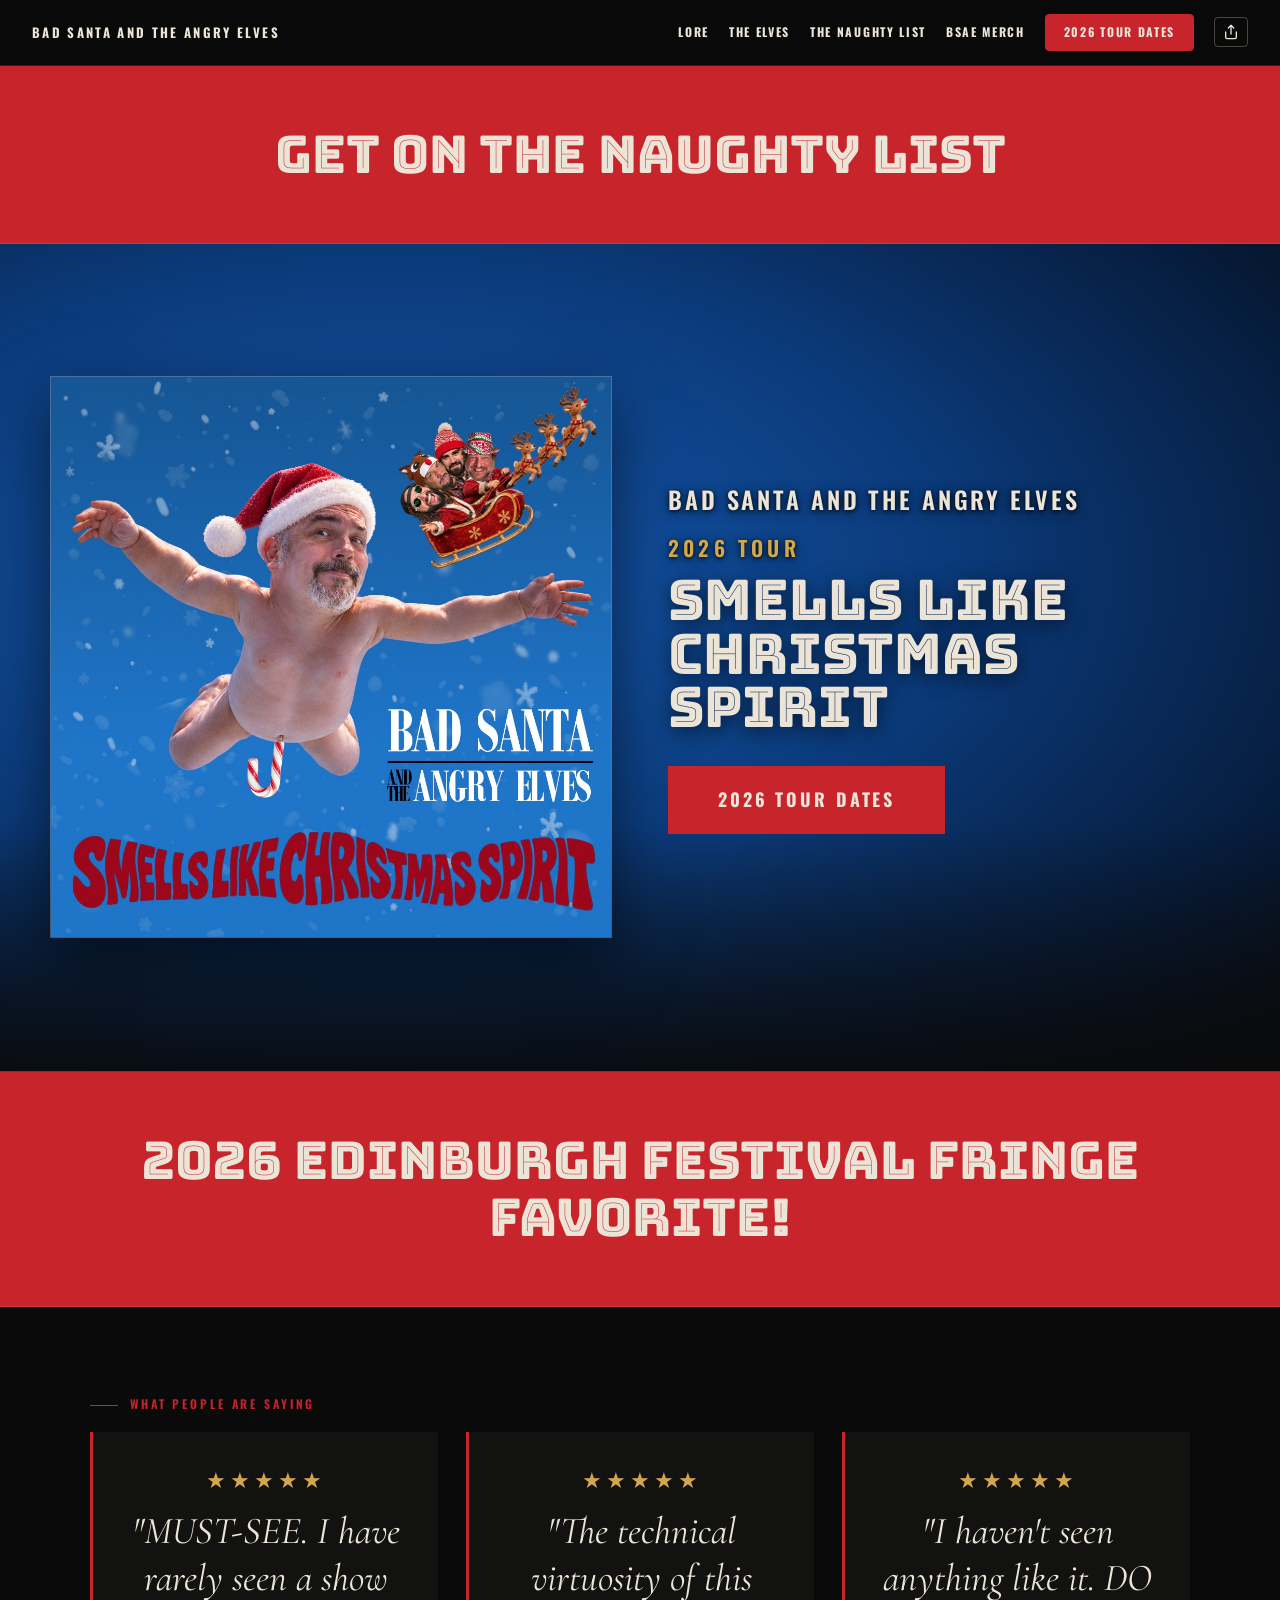
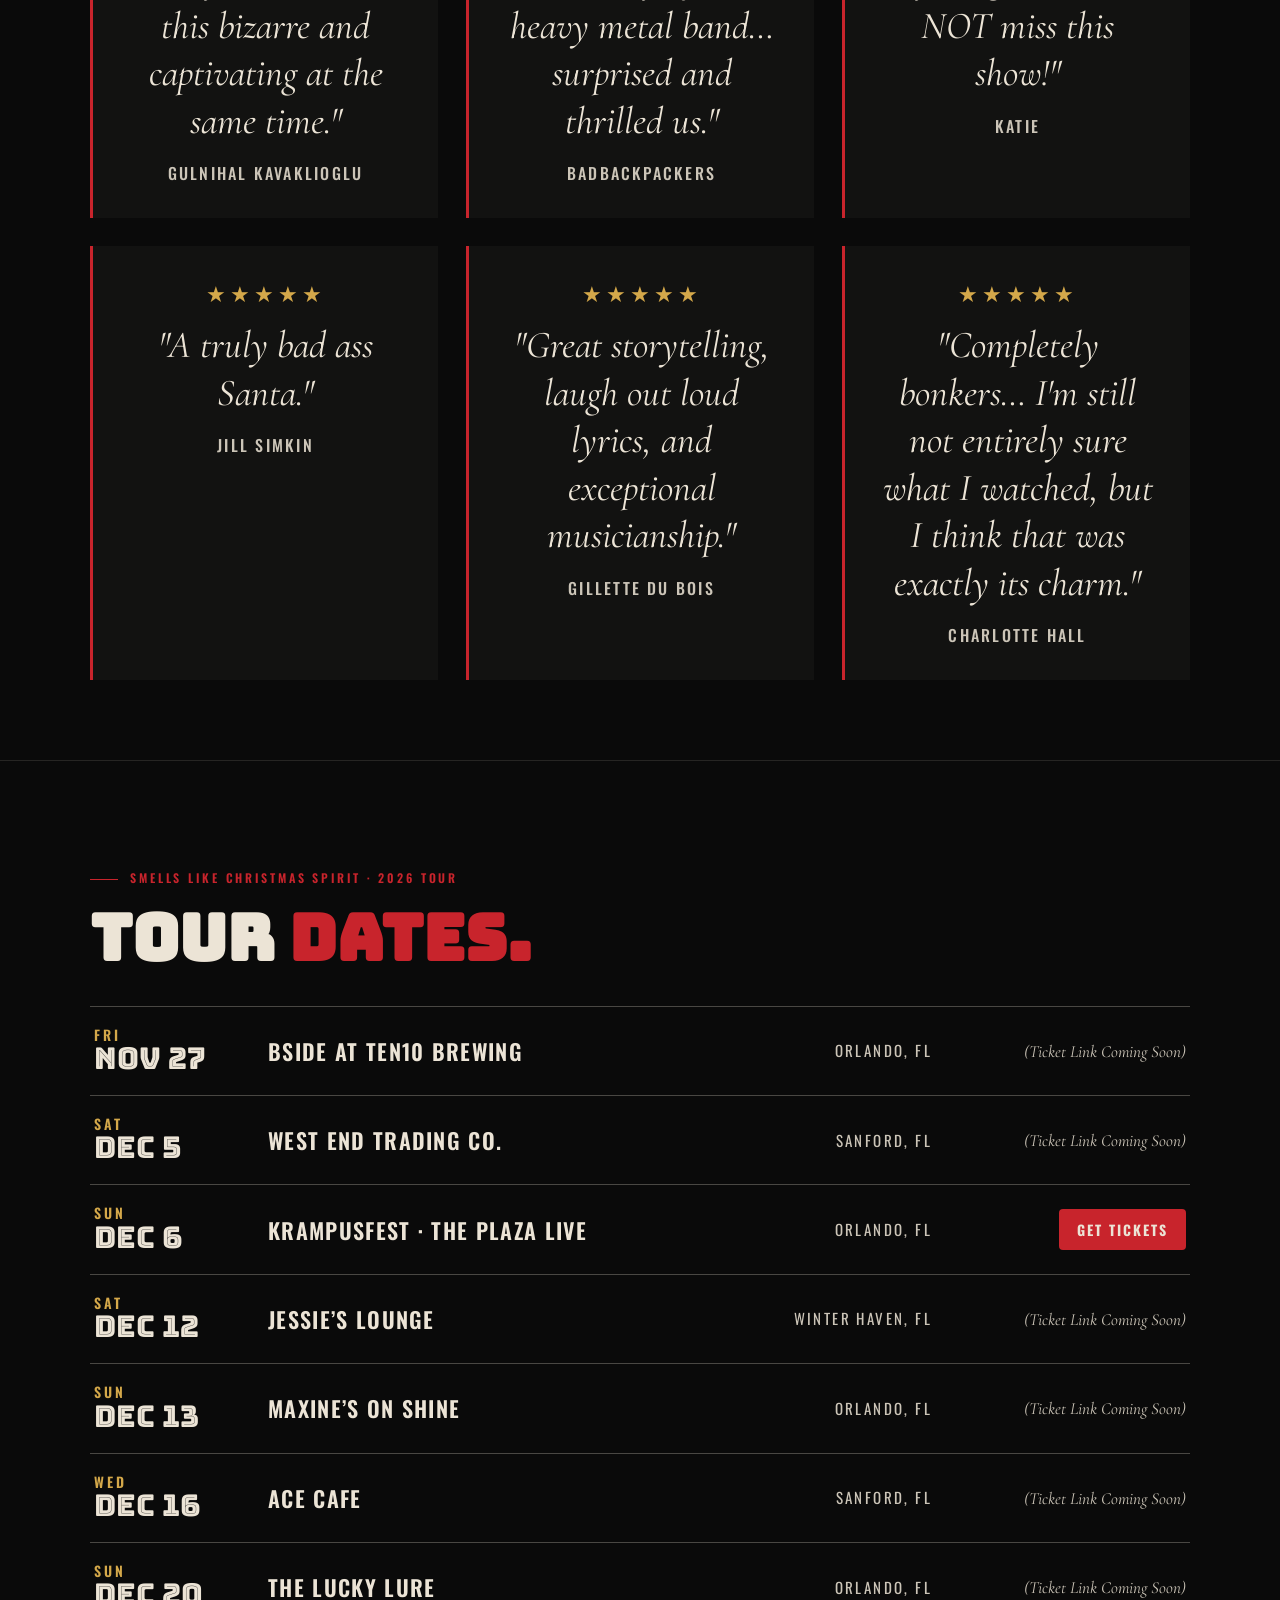
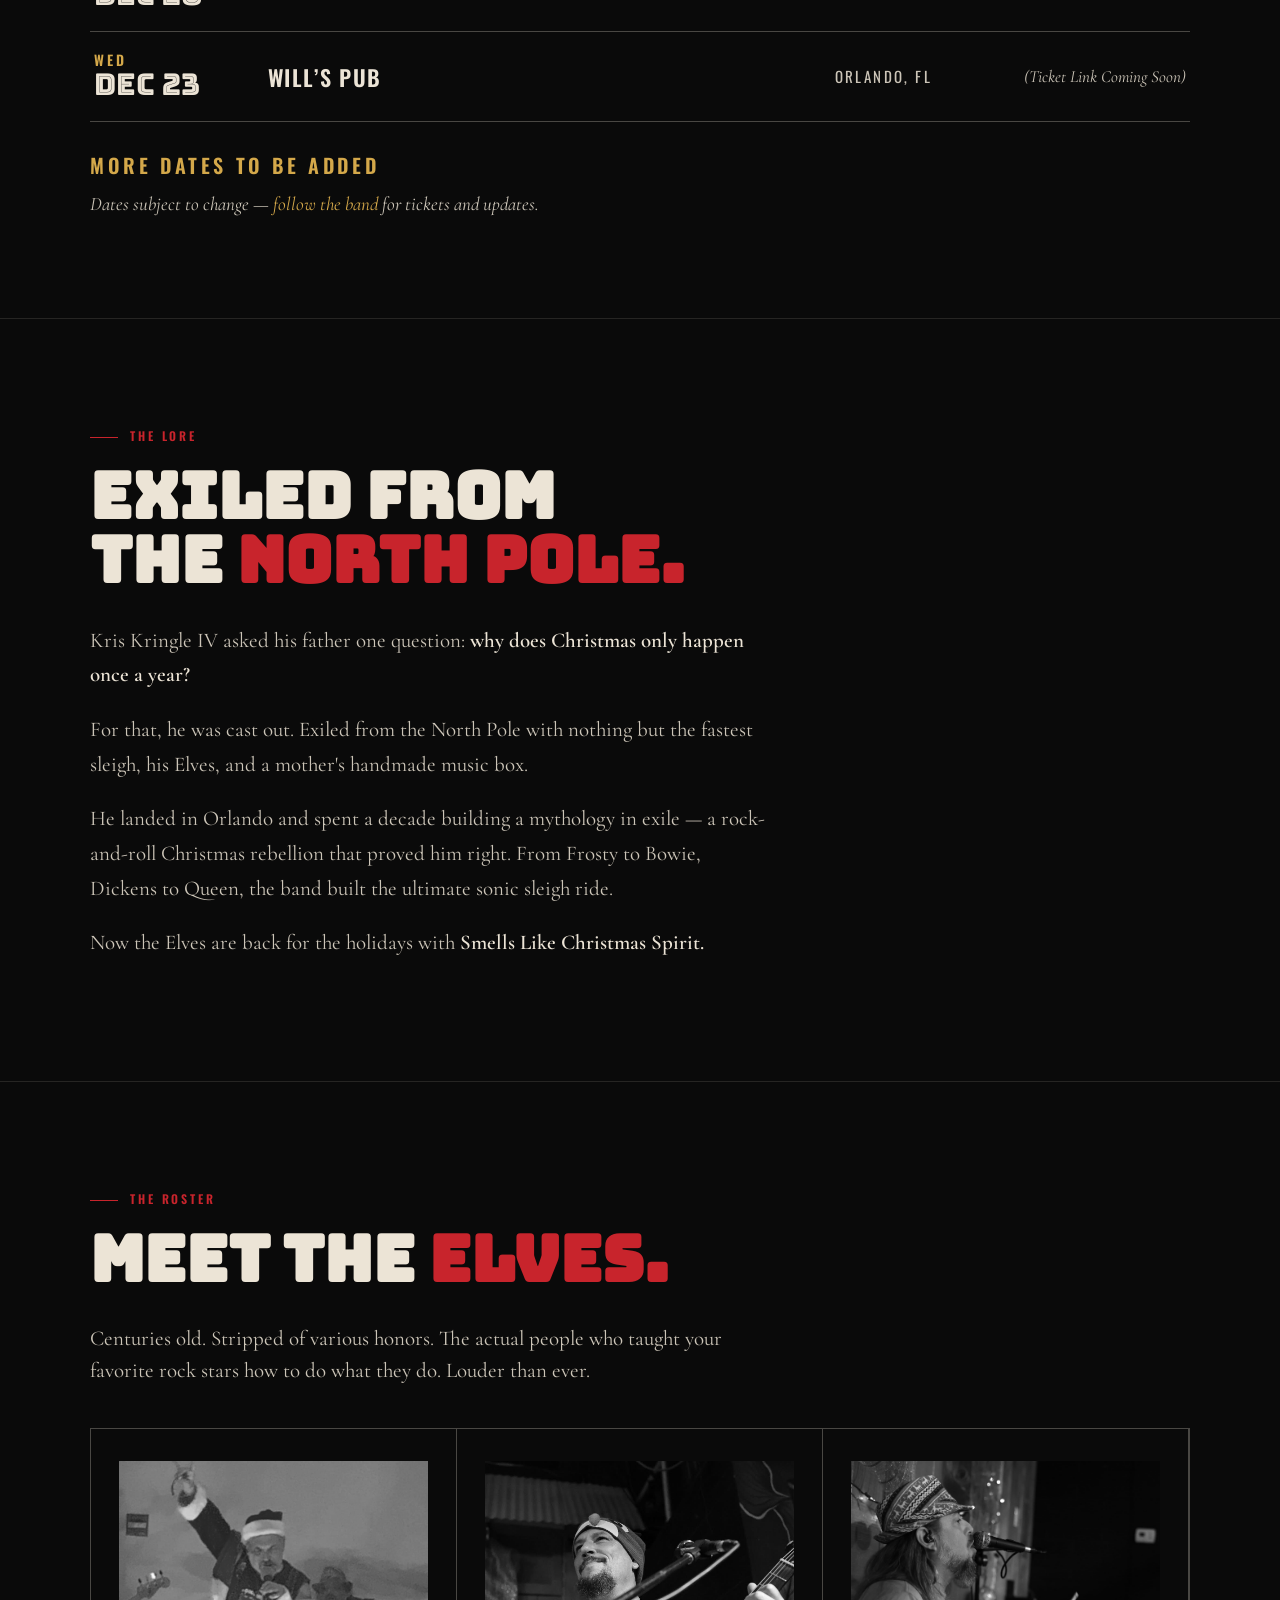
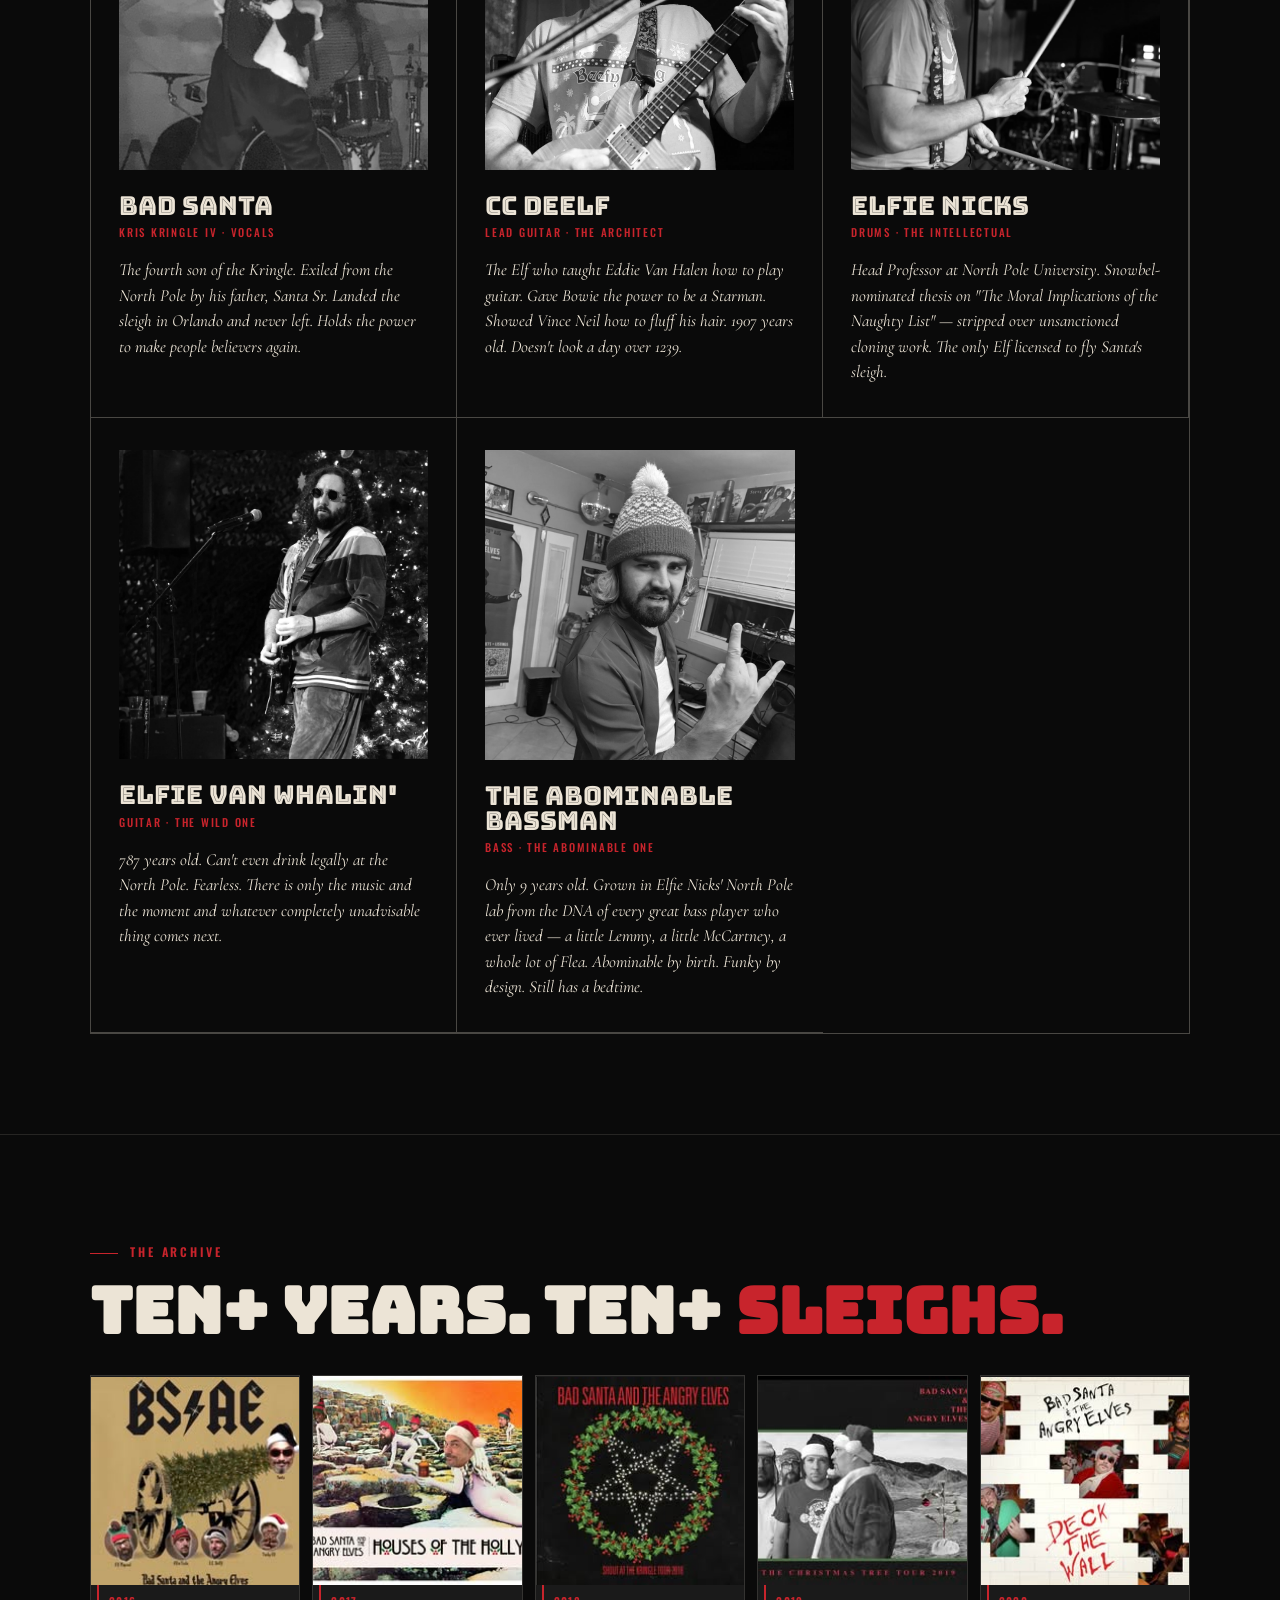
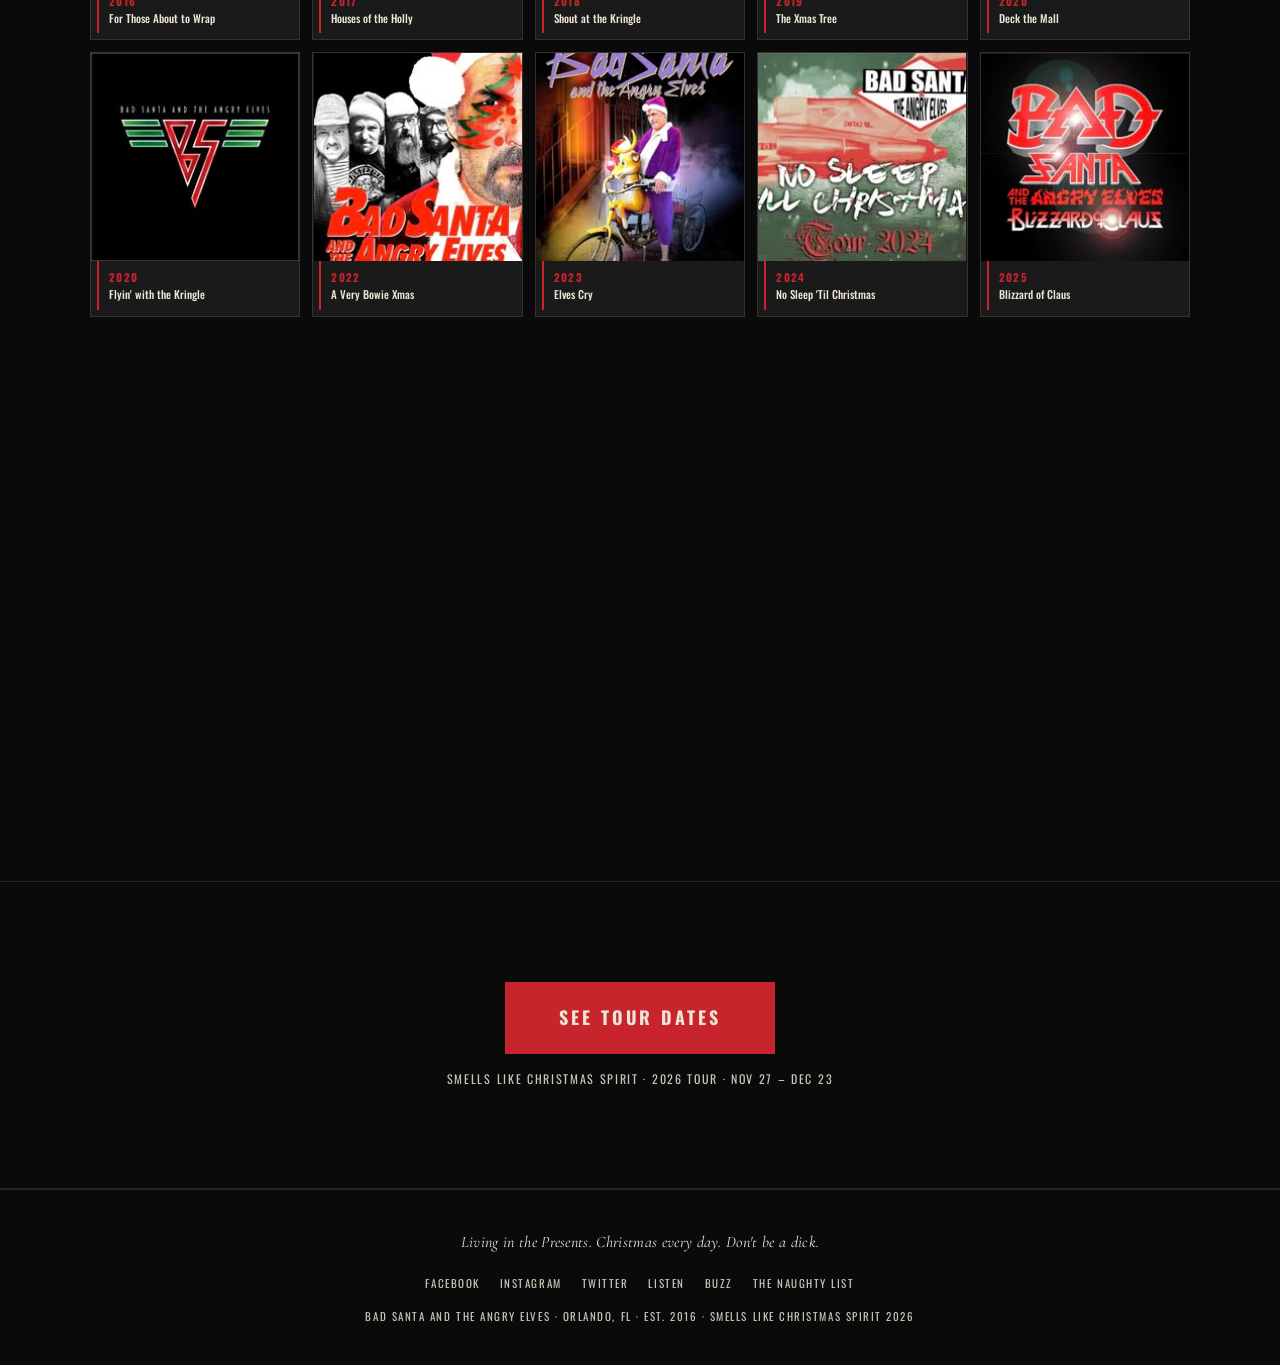
<file: index.html>
<!DOCTYPE html>
<html lang="en">
<head>
<meta charset="UTF-8">
<meta name="viewport" content="width=device-width, initial-scale=1.0">
<title>Bad Santa and the Angry Elves — Smells Like Christmas Spirit 2026 | Mythical Cabaret Rock Opera</title>
<meta name="description" content="A Mythic Immersive Cabaret Rock Opera. Bad Santa and the Angry Elves present Smells Like Christmas Spirit — the 2026 holiday tour, Nov 27 – Dec 23 across Central Florida.">

<!-- Open Graph / Facebook -->
<meta property="og:type" content="website">
<meta property="og:url" content="https://badsantaandtheangryelves.com/">
<meta property="og:title" content="Bad Santa and the Angry Elves — Smells Like Christmas Spirit">
<meta property="og:description" content="A Mythic Immersive Cabaret Rock Opera. Smells Like Christmas Spirit — 2026 holiday tour, Nov 27 – Dec 23.">
<meta property="og:image" content="https://badsantaandtheangryelves.com/posters/poster-2026.jpg?v=6">
<meta property="og:image:width" content="1080">
<meta property="og:image:height" content="1080">

<!-- Twitter -->
<meta name="twitter:card" content="summary_large_image">
<meta name="twitter:title" content="Bad Santa and the Angry Elves — Smells Like Christmas Spirit">
<meta name="twitter:description" content="A Mythic Immersive Cabaret Rock Opera. Smells Like Christmas Spirit — 2026 holiday tour, Nov 27 – Dec 23.">
<meta name="twitter:image" content="https://badsantaandtheangryelves.com/posters/poster-2026.jpg?v=6">
<link rel="icon" type="image/jpeg" href="media/bs-icon.jpg">
<link rel="apple-touch-icon" href="media/bs-icon.jpg">
<link rel="stylesheet" href="includes.css">
<link rel="preconnect" href="https://fonts.googleapis.com">
<link rel="preconnect" href="https://fonts.gstatic.com" crossorigin>
<link href="https://fonts.googleapis.com/css2?family=Bungee+Inline&family=Oswald:wght@400;500;600;700&family=Cormorant+Garamond:ital,wght@0,400;0,500;0,600;1,400&display=swap" rel="stylesheet">
<style>
  :root {
    --black: #0a0a0a;
    --bone: #ece4d6;
    --bone-dim: #ccc5b8;
    --blood: #c8242c;
    --blood-dark: #8a161c;
    --holly: #1f5f3a;
    --gold: #d4a84a;
    --line: rgba(236, 228, 214, 0.12);
    --line-strong: rgba(236, 228, 214, 0.28);
  }
  * { box-sizing: border-box; margin: 0; padding: 0; }
  html { scroll-behavior: smooth; }
  body {
    background: var(--black);
    color: var(--bone);
    font-family: 'Cormorant Garamond', Georgia, serif;
    font-size: 21px;
    line-height: 1.55;
    -webkit-font-smoothing: antialiased;
    overflow-x: hidden;
  }
  a { color: var(--blood); text-decoration: none; transition: color 0.2s; }
  a:hover { color: var(--bone); }
  ::selection { background: var(--blood); color: var(--bone); }

  /* ---------- HERO ---------- */
  .hero {
    position: relative;
    min-height: 92vh;
    display: flex; flex-direction: column; justify-content: center;
    align-items: center;
    padding: 60px 40px;
    border-bottom: 1px solid var(--line-strong);
    overflow: hidden;
    text-align: center;
  }
  .hero-img {
    position: absolute; inset: 0;
    background: radial-gradient(ellipse at 30% 40%, #1559b0 0%, #0b3a7a 45%, #061a38 80%, var(--black) 100%);
  }
  .hero-overlay {
    position: absolute; inset: 0;
    background: linear-gradient(180deg, rgba(10,10,10,0) 0%, rgba(10,10,10,0) 70%, rgba(10,10,10,0.85) 100%);
  }
  .hero-content {
    position: relative;
    max-width: 1180px;
    width: 100%;
    z-index: 2;
    display: grid;
    grid-template-columns: minmax(0, 1fr) minmax(0, 1fr);
    gap: 56px;
    align-items: center;
  }
  .hero-poster {
    width: 100%;
    height: auto;
    aspect-ratio: 1/1;
    object-fit: cover;
    display: block;
    border: 1px solid var(--line-strong);
    box-shadow: 0 24px 60px rgba(0,0,0,0.55);
  }
  .hero-poster-link { display: block; cursor: zoom-in; transition: transform 0.25s; }
  .hero-poster-link:hover { transform: scale(1.015); }
  .lightbox {
    position: fixed; inset: 0; z-index: 9999;
    background: rgba(5,5,5,0.97);
    -webkit-backdrop-filter: blur(6px); backdrop-filter: blur(6px);
    display: flex; align-items: center; justify-content: center;
    padding: 24px;
    opacity: 0; visibility: hidden;
    transition: opacity 0.25s, visibility 0.25s;
    cursor: zoom-out;
  }
  .lightbox.open { opacity: 1; visibility: visible; }
  .lightbox img {
    max-width: min(96vw, 1080px); max-height: 92vh;
    width: auto; height: auto;
    box-shadow: 0 30px 80px rgba(0,0,0,0.7);
  }
  .lightbox-close {
    position: absolute; top: 16px; right: 22px;
    background: none; border: 0; color: var(--bone);
    font-size: 42px; line-height: 1; cursor: pointer;
  }
  .hero-text { text-align: left; }
  .hero-theme {
    font-family: 'Bungee Inline', sans-serif;
    font-size: clamp(30px, 4.6vw, 56px);
    line-height: 0.95;
    text-transform: uppercase;
    color: var(--bone);
    text-shadow: 0 4px 20px rgba(0,0,0,0.6);
    margin-bottom: 18px;
  }
  .hero-title {
    font-family: 'Bungee Inline', sans-serif;
    font-size: clamp(52px, 10vw, 120px);
    line-height: 0.9;
    text-transform: uppercase;
    color: var(--bone);
    text-shadow: 0 4px 20px rgba(0,0,0,0.7), 0 2px 6px rgba(0,0,0,0.9);
    margin-bottom: 4px;
  }
  .hero-title-sub {
    font-family: 'Bungee Inline', sans-serif;
    font-size: clamp(26px, 4.8vw, 53px);
    text-transform: uppercase;
    color: #3a9e5e;
    text-shadow: 0 4px 20px rgba(0,0,0,0.7), 0 2px 6px rgba(0,0,0,0.9);
    line-height: 1;
    margin-bottom: 24px;
  }
  .hero-subtitle {
    font-family: 'Oswald', sans-serif;
    font-weight: 600;
    font-size: 21px;
    text-transform: uppercase;
    letter-spacing: 0.2em;
    color: var(--bone);
    text-shadow: 0 2px 12px rgba(0,0,0,0.6), 0 1px 4px rgba(0,0,0,0.8);
    margin-bottom: 6px;
  }
  .hero-fringe {
    font-family: 'Oswald', sans-serif;
    font-weight: 600;
    font-size: 21px;
    text-transform: uppercase;
    letter-spacing: 0.2em;
    color: var(--gold);
    text-shadow: 0 2px 12px rgba(0,0,0,0.6), 0 1px 4px rgba(0,0,0,0.8);
    margin-bottom: 10px;
  }
  .hero-date {
    display: block;
    font-family: 'Bungee Inline', sans-serif;
    font-size: clamp(24px, 4vw, 40px);
    text-transform: uppercase;
    color: var(--bone);
    text-shadow: 0 3px 16px rgba(0,0,0,0.7), 0 2px 6px rgba(0,0,0,0.9);
    margin-bottom: 12px;
    text-decoration: none;
    transition: color 0.2s;
  }
  .hero-date:hover { color: var(--gold); }
  .hero-venue {
    display: block;
    font-family: 'Oswald', sans-serif;
    font-weight: 600;
    font-size: clamp(16px, 2.5vw, 22px);
    text-transform: uppercase;
    letter-spacing: 0.12em;
    color: var(--bone-dim);
    text-shadow: 0 2px 12px rgba(0,0,0,0.6), 0 1px 4px rgba(0,0,0,0.8);
    margin-bottom: 8px;
    text-decoration: none;
    transition: color 0.2s;
  }
  .hero-venue:hover { color: var(--bone); }
  .hero-info {
    font-family: 'Oswald', sans-serif;
    font-size: 18px;
    text-transform: uppercase;
    letter-spacing: 0.12em;
    color: var(--bone-dim);
    text-shadow: 0 2px 12px rgba(0,0,0,0.6), 0 1px 4px rgba(0,0,0,0.8);
    margin-bottom: 32px;
  }
  .hero-cta {
    display: inline-block;
    font-family: 'Oswald', sans-serif;
    font-weight: 700;
    letter-spacing: 0.16em;
    text-transform: uppercase;
    font-size: 18px;
    padding: 18px 48px;
    border: 2px solid var(--blood);
    background: var(--blood);
    color: var(--bone);
    transition: all 0.25s;
    text-decoration: none;
  }
  .hero-cta:hover { background: transparent; color: var(--blood); }
  .hero-cta .price {
    font-weight: 400;
    opacity: 0.85;
    margin-left: 8px;
  }

  /* ---------- TOUR ---------- */
  .tour-list { list-style: none; border-top: 1px solid var(--line-strong); margin-top: 36px; }
  .tour-row {
    display: grid;
    grid-template-columns: 150px 1fr auto 230px;
    gap: 24px;
    align-items: center;
    padding: 20px 4px;
    border-bottom: 1px solid var(--line-strong);
    transition: background 0.2s;
  }
  .tour-row:hover { background: rgba(21, 89, 176, 0.18); }
  .tour-date { font-family: 'Oswald', sans-serif; text-transform: uppercase; line-height: 1.1; }
  .tour-dow { display: block; font-size: 14px; letter-spacing: 0.2em; color: var(--gold); font-weight: 600; }
  .tour-md { display: block; font-family: 'Bungee Inline', sans-serif; font-size: 30px; color: var(--bone); }
  .tour-venue { font-family: 'Oswald', sans-serif; font-weight: 600; font-size: 22px; text-transform: uppercase; letter-spacing: 0.06em; color: var(--bone); }
  .tour-city { font-family: 'Oswald', sans-serif; font-size: 15px; text-transform: uppercase; letter-spacing: 0.16em; color: var(--bone-dim); text-align: right; }
  .tour-more { margin-top: 28px; font-family: 'Oswald', sans-serif; font-weight: 600; font-size: 20px; text-transform: uppercase; letter-spacing: 0.18em; color: var(--gold); }
  .tour-tix { text-align: right; }
  .tour-tix-soon { font-family: 'Cormorant Garamond', Georgia, serif; font-style: italic; font-size: 17px; color: var(--bone-dim); }
  .tour-tix-btn {
    display: inline-block; background: var(--blood); color: var(--bone);
    font-family: 'Oswald', sans-serif; font-weight: 700; font-size: 14px;
    text-transform: uppercase; letter-spacing: 0.14em;
    padding: 10px 18px; border-radius: 4px; transition: background 0.2s;
  }
  .tour-tix-btn:hover { background: var(--blood-dark); color: var(--bone); }
  .tour-note { margin-top: 8px; color: var(--bone-dim); font-size: 19px; font-style: italic; }
  .tour-note a { color: var(--gold); }
  @media (max-width: 680px) {
    .tour-row { grid-template-columns: 96px 1fr; gap: 4px 16px; }
    .tour-date { grid-row: span 3; }
    .tour-tix { text-align: left; margin-top: 6px; }
    .tour-md { font-size: 22px; }
    .tour-venue { font-size: 18px; }
    .tour-city { text-align: left; font-size: 13px; }
  }

  /* ---------- VOICES ---------- */
  .voices {
    padding: 80px 40px;
    border-bottom: 1px solid var(--line);
  }
  .voices .wrap { max-width: 1100px; margin: 0 auto; }
  .voices-grid {
    display: grid;
    grid-template-columns: repeat(auto-fit, minmax(320px, 1fr));
    gap: 28px;
  }
  .voice {
    padding: 32px 36px;
    border-left: 3px solid var(--blood);
    background: rgba(236, 228, 214, 0.03);
    text-align: center;
  }
  .voice-stars {
    color: var(--gold);
    font-size: 22px;
    letter-spacing: 4px;
    margin-bottom: 10px;
  }
  .voice-quote {
    font-family: 'Cormorant Garamond', serif;
    font-style: italic;
    font-size: 38px;
    line-height: 1.25;
    color: var(--bone);
    margin-bottom: 16px;
  }
  .voice-src {
    font-family: 'Oswald', sans-serif;
    font-weight: 500;
    text-transform: uppercase;
    letter-spacing: 0.14em;
    font-size: 16px;
    color: var(--bone-dim);
  }
  .voice-src a { color: var(--bone-dim); text-decoration: none; border-bottom: 1px solid var(--line-strong); }
  .voice-src a:hover { color: var(--bone); }

  /* ---------- MANIFESTO STRIP ---------- */
  .manifesto {
    background: var(--blood);
    color: var(--bone);
    padding: 60px 40px;
    text-align: center;
    border-bottom: 1px solid var(--line);
  }
  .manifesto p {
    font-family: 'Bungee Inline', sans-serif;
    font-size: clamp(28px, 4.5vw, 52px);
    line-height: 1.1;
    text-transform: uppercase;
    margin: 0;
  }
  /* BSide RSVP countdown in the red bar */
  .home-cd {
    display: block;
    width: fit-content;
    margin: 0 auto 26px;
    color: var(--bone);
    text-decoration: none;
  }
  .home-cd[hidden] { display: none; }
  .home-cd:hover { color: var(--bone); }
  .home-cd-label {
    font-family: 'Oswald', sans-serif;
    font-weight: 600;
    font-size: 14px;
    letter-spacing: 0.16em;
    text-transform: uppercase;
    margin-bottom: 12px;
  }
  .home-cd-clock { display: flex; justify-content: center; gap: 10px; }
  .home-cd-unit {
    min-width: 66px;
    background: rgba(10, 10, 10, 0.35);
    border: 1px solid rgba(236, 228, 214, 0.35);
    border-radius: 4px;
    padding: 8px 6px 6px;
  }
  .home-cd-unit b {
    display: block;
    font-family: 'Oswald', sans-serif;
    font-weight: 700;
    font-size: 30px;
    line-height: 1.05;
    font-variant-numeric: tabular-nums;
  }
  .home-cd-unit span {
    display: block;
    font-family: 'Oswald', sans-serif;
    font-size: 10px;
    letter-spacing: 0.16em;
    text-transform: uppercase;
    opacity: 0.85;
  }
  @media (max-width: 640px) {
    .home-cd-label { font-size: 12px; }
    .home-cd-unit { min-width: 0; flex: 1; }
    .home-cd-unit b { font-size: 24px; }
    .home-cd-clock { gap: 6px; }
  }
  .manifesto-link { color: var(--bone); text-decoration: none; border-bottom: 3px solid transparent; transition: color 0.2s, border-color 0.2s; }
  .manifesto-link:hover { color: var(--black); border-bottom-color: var(--black); }
  .manifesto p + p { margin-top: 8px; font-size: clamp(18px, 2.5vw, 28px); letter-spacing: 0.12em; }

  /* ---------- SECTIONS ---------- */
  section { padding: 100px 40px; border-bottom: 1px solid var(--line); position: relative; }
  .wrap { max-width: 1100px; margin: 0 auto; }
  .section-eyebrow {
    display: inline-block;
    color: var(--blood);
    margin-bottom: 18px;
    font-family: 'Oswald', sans-serif;
    font-weight: 600;
    text-transform: uppercase;
    letter-spacing: 0.24em;
    font-size: 12px;
  }
  .section-eyebrow::before {
    content: '';
    display: inline-block;
    width: 28px; height: 1.5px;
    background: var(--blood);
    vertical-align: middle;
    margin-right: 12px;
  }
  h2.section-h {
    font-family: 'Bungee Inline', sans-serif;
    font-size: clamp(36px, 5vw, 64px);
    line-height: 1;
    margin-bottom: 32px;
    text-transform: uppercase;
    color: var(--bone);
  }
  h2.section-h .accent { color: var(--blood); }

  /* ---------- LORE ---------- */
  .lore-text {
    max-width: 680px;
    font-size: 21px;
    color: var(--bone-dim);
    line-height: 1.65;
  }
  .lore-text p { margin-bottom: 20px; }
  .lore-text strong { color: var(--bone); font-weight: 600; }

  /* ---------- MEET THE ELVES ---------- */
  .elves-grid {
    display: grid;
    grid-template-columns: repeat(auto-fit, minmax(280px, 1fr));
    gap: 0;
    border: 1px solid var(--line-strong);
    margin-top: 40px;
  }
  .elf {
    padding: 32px 28px;
    border-right: 1px solid var(--line-strong);
    border-bottom: 1px solid var(--line-strong);
    background: var(--black);
  }
  .elf:last-child { border-right: none; }
  .elf-portrait {
    aspect-ratio: 1/1;
    background: #1a1a1a;
    background-size: cover;
    background-position: center;
    background-repeat: no-repeat;
    margin-bottom: 24px;
    filter: grayscale(1);
    transition: filter 0.3s;
  }
  .elf:hover .elf-portrait { filter: grayscale(0); }
  .elf-portrait[data-elf="santa"] { background-image: url('media/bad-santa.JPG'); }
  .elf-portrait[data-elf="ccdeelf"] { background-image: url('media/cc-deelf.JPG'); }
  .elf-portrait[data-elf="elfie-nicks"] { background-image: url('media/elfie-nicks.JPG'); }
  .elf-portrait[data-elf="elfie-van-whalin"] { background-image: url('media/elfie-van-whalin.JPG'); }
  .elf-portrait[data-elf="abominable-bassman"] { background-image: url('media/abominable-bassman.jpg'); background-position: center 30%; }
  .elf-name {
    font-family: 'Bungee Inline', sans-serif;
    font-size: 26px;
    color: var(--bone);
    text-transform: uppercase;
    line-height: 0.95;
    margin-bottom: 6px;
  }
  .elf-role {
    color: var(--blood);
    font-family: 'Oswald', sans-serif;
    font-weight: 500;
    letter-spacing: 0.16em;
    font-size: 11px;
    text-transform: uppercase;
    margin-bottom: 16px;
  }
  .elf-bio {
    font-family: 'Cormorant Garamond', serif;
    font-style: italic;
    color: var(--bone);
    font-size: 17px;
    line-height: 1.5;
  }

  /* ---------- ARCHIVE STRIP ---------- */
  .poster-grid {
    display: grid;
    grid-template-columns: repeat(5, 1fr);
    gap: 12px;
    margin-top: 32px;
  }
  .poster {
    background: #1a1a1a;
    border: 1px solid var(--line);
    overflow: hidden;
    transition: transform 0.2s, border-color 0.2s;
  }
  .poster:hover { transform: translateY(-3px); border-color: var(--blood); }
  .poster-img {
    aspect-ratio: 1/1;
    background: #1a1a1a;
    background-size: contain;
    background-position: center;
    background-repeat: no-repeat;
  }
  .poster-img[data-year="2016"] { background-image: url('posters/poster-2016.jpg'); }
  .poster-img[data-year="2017"] { background-image: url('posters/poster-2017.jpg'); }
  .poster-img[data-year="2018"] { background-image: url('posters/poster-2018.jpg'); }
  .poster-img[data-year="2019"] { background-image: url('posters/poster-2019.jpg'); }
  .poster-img[data-year="2020a"] { background-image: url('posters/poster-2020a.jpg'); }
  .poster-img[data-year="2020b"] { background-image: url('posters/poster-2020b.jpg'); }
  .poster-img[data-year="2022"] { background-image: url('posters/poster-2022.jpg'); }
  .poster-img[data-year="2023"] { background-image: url('posters/poster-2023.jpg'); }
  .poster-img[data-year="2024"] { background-image: url('posters/poster-2024.jpg'); }
  .poster-img[data-year="2025"] { background-image: url('posters/poster-2025.jpg'); }
  .poster-meta {
    padding: 8px 10px;
    border-left: 2px solid var(--blood);
    margin: 0 6px 6px;
  }
  .poster-year {
    font-family: 'Oswald', sans-serif;
    font-weight: 700;
    color: var(--blood);
    font-size: 11px;
    letter-spacing: 0.12em;
  }
  .poster-title {
    font-family: 'Oswald', sans-serif;
    font-weight: 500;
    color: var(--bone);
    font-size: 11px;
    line-height: 1.2;
    margin-top: 2px;
  }
  .archive-listen {
    margin-top: 32px;
    display: flex;
    flex-direction: column;
    gap: 8px;
  }
  .archive-listen iframe { border-radius: 8px; }

  /* ---------- FINAL CTA ---------- */
  .final-cta {
    text-align: center;
    padding: 100px 40px;
    background: var(--black);
    border-bottom: 1px solid var(--line);
  }
  .final-cta .ticket-btn {
    display: inline-block;
    font-family: 'Oswald', sans-serif;
    font-weight: 700;
    letter-spacing: 0.16em;
    text-transform: uppercase;
    font-size: 18px;
    padding: 20px 52px;
    border: 2px solid var(--blood);
    background: var(--blood);
    color: var(--bone);
    transition: all 0.25s;
    text-decoration: none;
  }
  .final-cta .ticket-btn:hover { background: transparent; color: var(--blood); }
  .final-cta .venue-line {
    margin-top: 16px;
    font-family: 'Oswald', sans-serif;
    font-size: 12px;
    text-transform: uppercase;
    letter-spacing: 0.14em;
    color: var(--bone-dim);
  }

  /* ---------- RESPONSIVE ---------- */
  @media (max-width: 880px) {
    .hero { padding: 40px 24px; min-height: auto; }
    .hero-content { grid-template-columns: 1fr; gap: 32px; }
    .hero-text { text-align: center; }
    .hero-poster { max-width: 520px; margin: 0 auto; }
    section { padding: 70px 24px; }
    .poster-grid { grid-template-columns: repeat(2, 1fr); }
    .voices { padding: 60px 24px; }
    .final-cta { padding: 70px 24px; }
  }
</style>
</head>
<body>

<div id="site-nav"></div>

<!-- MANIFESTO STRIP -->
<div class="manifesto">
  <a href="/thenaughtylist" class="home-cd" id="home-cd" aria-label="RSVP to BSide at Ten10 Brewing before midnight Thursday 11/26">
    <div class="home-cd-label">RSVP for BSide at Ten10 Brewing closes in</div>
    <div class="home-cd-clock" role="timer">
      <div class="home-cd-unit"><b id="hcd-d">0</b><span>Days</span></div>
      <div class="home-cd-unit"><b id="hcd-h">00</b><span>Hrs</span></div>
      <div class="home-cd-unit"><b id="hcd-m">00</b><span>Min</span></div>
      <div class="home-cd-unit"><b id="hcd-s">00</b><span>Sec</span></div>
    </div>
  </a>
  <p><a href="/thenaughtylist" class="manifesto-link">Get on the Naughty List</a></p>
  <!-- <p>Kindness &middot; Joy &middot; Gratitude</p> -->
</div>

<!-- HERO -->
<header class="hero">
  <div class="hero-img"></div>
  <div class="hero-overlay"></div>
  <div class="hero-content">
    <a href="posters/poster-2026.jpg?v=6" class="hero-poster-link" aria-label="View poster full size"><img src="posters/poster-2026.jpg?v=6" alt="Bad Santa and the Angry Elves — Smells Like Christmas Spirit 2026 poster" class="hero-poster" width="1080" height="1080"></a>
    <div class="hero-text">
      <div class="hero-subtitle" style="font-size:clamp(18px,1.9vw,24px);letter-spacing:0.12em;margin-bottom:14px;text-wrap:balance;">Bad Santa and the Angry Elves</div>
      <div class="hero-fringe">2026 Tour</div>
      <div class="hero-theme" style="margin-bottom:32px;">Smells Like Christmas Spirit</div>
      <a href="#tour" class="hero-cta">2026 Tour Dates</a>
    </div>
  </div>
</header>

<!-- FRINGE FAVORITE STRIP -->
<div class="manifesto">
  <p>2026 Edinburgh Festival Fringe Favorite!</p>
</div>

<!-- WHAT PEOPLE ARE SAYING -->
<div class="voices">
  <div class="wrap">
    <span class="section-eyebrow">What People Are Saying</span>
    <div class="voices-grid">
      <div class="voice">
        <div class="voice-stars">&#9733;&#9733;&#9733;&#9733;&#9733;</div>
        <div class="voice-quote">"MUST-SEE. I have rarely seen a show this bizarre and captivating at the same time."</div>
        <div class="voice-src">Gulnihal Kavaklioglu</div>
      </div>
      <div class="voice">
        <div class="voice-stars">&#9733;&#9733;&#9733;&#9733;&#9733;</div>
        <div class="voice-quote">"The technical virtuosity of this heavy metal band&hellip; surprised and thrilled us."</div>
        <div class="voice-src">Badbackpackers</div>
      </div>
      <div class="voice">
        <div class="voice-stars">&#9733;&#9733;&#9733;&#9733;&#9733;</div>
        <div class="voice-quote">"I haven't seen anything like it. DO NOT miss this show!"</div>
        <div class="voice-src">Katie</div>
      </div>
      <div class="voice">
        <div class="voice-stars">&#9733;&#9733;&#9733;&#9733;&#9733;</div>
        <div class="voice-quote">"A truly bad ass Santa."</div>
        <div class="voice-src">Jill Simkin</div>
      </div>
      <div class="voice">
        <div class="voice-stars">&#9733;&#9733;&#9733;&#9733;&#9733;</div>
        <div class="voice-quote">"Great storytelling, laugh out loud lyrics, and exceptional musicianship."</div>
        <div class="voice-src">Gillette du Bois</div>
      </div>
      <div class="voice">
        <div class="voice-stars">&#9733;&#9733;&#9733;&#9733;&#9733;</div>
        <div class="voice-quote">"Completely bonkers&hellip; I'm still not entirely sure what I watched, but I think that was exactly its charm."</div>
        <div class="voice-src">Charlotte Hall</div>
      </div>
    </div>
  </div>
</div>

<!-- TOUR DATES -->
<section id="tour"><span id="tickets" style="position:absolute;top:0;"></span>
  <div class="wrap">
    <span class="section-eyebrow">Smells Like Christmas Spirit &middot; 2026 Tour</span>
    <h2 class="section-h">Tour <span class="accent">Dates.</span></h2>
    <ul class="tour-list">
      <li class="tour-row">
        <div class="tour-date"><span class="tour-dow">Fri</span><span class="tour-md">Nov 27</span></div>
        <div class="tour-venue">BSide at Ten10 Brewing</div>
        <div class="tour-city">Orlando, FL</div>
        <div class="tour-tix"><span class="tour-tix-soon">(Ticket Link Coming Soon)</span></div>
      </li>
      <li class="tour-row">
        <div class="tour-date"><span class="tour-dow">Sat</span><span class="tour-md">Dec 5</span></div>
        <div class="tour-venue">West End Trading Co.</div>
        <div class="tour-city">Sanford, FL</div>
        <div class="tour-tix"><span class="tour-tix-soon">(Ticket Link Coming Soon)</span></div>
      </li>
      <li class="tour-row">
        <div class="tour-date"><span class="tour-dow">Sun</span><span class="tour-md">Dec 6</span></div>
        <div class="tour-venue">KrampusFest &middot; The Plaza Live</div>
        <div class="tour-city">Orlando, FL</div>
        <div class="tour-tix"><a href="https://app.opendate.io/e/krampusfest-2026-december-06-2026-795351#tickets" target="_blank" class="tour-tix-btn">Get Tickets</a></div>
      </li>
      <li class="tour-row">
        <div class="tour-date"><span class="tour-dow">Sat</span><span class="tour-md">Dec 12</span></div>
        <div class="tour-venue">Jessie&rsquo;s Lounge</div>
        <div class="tour-city">Winter Haven, FL</div>
        <div class="tour-tix"><span class="tour-tix-soon">(Ticket Link Coming Soon)</span></div>
      </li>
      <li class="tour-row">
        <div class="tour-date"><span class="tour-dow">Sun</span><span class="tour-md">Dec 13</span></div>
        <div class="tour-venue">Maxine&rsquo;s on Shine</div>
        <div class="tour-city">Orlando, FL</div>
        <div class="tour-tix"><span class="tour-tix-soon">(Ticket Link Coming Soon)</span></div>
      </li>
      <li class="tour-row">
        <div class="tour-date"><span class="tour-dow">Wed</span><span class="tour-md">Dec 16</span></div>
        <div class="tour-venue">Ace Cafe</div>
        <div class="tour-city">Sanford, FL</div>
        <div class="tour-tix"><span class="tour-tix-soon">(Ticket Link Coming Soon)</span></div>
      </li>
      <li class="tour-row">
        <div class="tour-date"><span class="tour-dow">Sun</span><span class="tour-md">Dec 20</span></div>
        <div class="tour-venue">The Lucky Lure</div>
        <div class="tour-city">Orlando, FL</div>
        <div class="tour-tix"><span class="tour-tix-soon">(Ticket Link Coming Soon)</span></div>
      </li>
      <li class="tour-row">
        <div class="tour-date"><span class="tour-dow">Wed</span><span class="tour-md">Dec 23</span></div>
        <div class="tour-venue">Will&rsquo;s Pub</div>
        <div class="tour-city">Orlando, FL</div>
        <div class="tour-tix"><span class="tour-tix-soon">(Ticket Link Coming Soon)</span></div>
      </li>
    </ul>
    <p class="tour-more">More dates to be added</p>
    <p class="tour-note">Dates subject to change &mdash; <a href="https://www.instagram.com/badsantaandtheangryelves/" target="_blank">follow the band</a> for tickets and updates.</p>
  </div>
</section>
<!-- LORE -->
<section id="lore">
  <div class="wrap">
    <span class="section-eyebrow">The Lore</span>
    <h2 class="section-h">Exiled From<br>The <span class="accent">North Pole.</span></h2>
    <div class="lore-text">
      <p>Kris Kringle IV asked his father one question: <strong>why does Christmas only happen once a year?</strong></p>
      <p>For that, he was cast out. Exiled from the North Pole with nothing but the fastest sleigh, his Elves, and a mother's handmade music box.</p>
      <p>He landed in Orlando and spent a decade building a mythology in exile — a rock-and-roll Christmas rebellion that proved him right. From Frosty to Bowie, Dickens to Queen, the band built the ultimate sonic sleigh ride.</p>
      <p>Now the Elves are back for the holidays with <strong>Smells Like Christmas Spirit.</strong></p>
    </div>
  </div>
</section>

<!-- MEET THE ELVES -->
<section id="elves">
  <div class="wrap">
    <span class="section-eyebrow">The Roster</span>
    <h2 class="section-h">Meet The <span class="accent">Elves.</span></h2>
    <p style="max-width: 680px; color: var(--bone-dim); font-size: 21px;">
      Centuries old. Stripped of various honors. The actual people who taught your favorite rock stars how to do what they do. Louder than ever.
    </p>

    <div class="elves-grid">
      <div class="elf">
        <div class="elf-portrait" data-elf="santa"></div>
        <div class="elf-name">Bad Santa</div>
        <div class="elf-role">Kris Kringle IV · Vocals</div>
        <div class="elf-bio">The fourth son of the Kringle. Exiled from the North Pole by his father, Santa Sr. Landed the sleigh in Orlando and never left. Holds the power to make people believers again.</div>
      </div>
      <div class="elf">
        <div class="elf-portrait" data-elf="ccdeelf"></div>
        <div class="elf-name">CC DeElf</div>
        <div class="elf-role">Lead Guitar · The Architect</div>
        <div class="elf-bio">The Elf who taught Eddie Van Halen how to play guitar. Gave Bowie the power to be a Starman. Showed Vince Neil how to fluff his hair. 1907 years old. Doesn't look a day over 1239.</div>
      </div>
      <div class="elf">
        <div class="elf-portrait" data-elf="elfie-nicks"></div>
        <div class="elf-name">Elfie Nicks</div>
        <div class="elf-role">Drums · The Intellectual</div>
        <div class="elf-bio">Head Professor at North Pole University. Snowbel-nominated thesis on "The Moral Implications of the Naughty List" — stripped over unsanctioned cloning work. The only Elf licensed to fly Santa's sleigh.</div>
      </div>
      <div class="elf">
        <div class="elf-portrait" data-elf="elfie-van-whalin"></div>
        <div class="elf-name">Elfie Van Whalin'</div>
        <div class="elf-role">Guitar · The Wild One</div>
        <div class="elf-bio">787 years old. Can't even drink legally at the North Pole. Fearless. There is only the music and the moment and whatever completely unadvisable thing comes next.</div>
      </div>
      <div class="elf">
        <div class="elf-portrait" data-elf="abominable-bassman"></div>
        <div class="elf-name">The Abominable Bassman</div>
        <div class="elf-role">Bass · The Abominable One</div>
        <div class="elf-bio">Only 9 years old. Grown in Elfie Nicks' North Pole lab from the DNA of every great bass player who ever lived &mdash; a little Lemmy, a little McCartney, a whole lot of Flea. Abominable by birth. Funky by design. Still has a bedtime.</div>
      </div>
    </div>
  </div>
</section>

<!-- ARCHIVE -->
<section>
  <div class="wrap">
    <span class="section-eyebrow">The Archive</span>
    <h2 class="section-h">Ten+ Years. Ten+ <span class="accent">Sleighs.</span></h2>

    <div class="poster-grid">
      <div class="poster">
        <div class="poster-img" data-year="2016"></div>
        <div class="poster-meta"><div class="poster-year">2016</div><div class="poster-title">For Those About to Wrap</div></div>
      </div>
      <div class="poster">
        <div class="poster-img" data-year="2017"></div>
        <div class="poster-meta"><div class="poster-year">2017</div><div class="poster-title">Houses of the Holly</div></div>
      </div>
      <div class="poster">
        <div class="poster-img" data-year="2018"></div>
        <div class="poster-meta"><div class="poster-year">2018</div><div class="poster-title">Shout at the Kringle</div></div>
      </div>
      <div class="poster">
        <div class="poster-img" data-year="2019"></div>
        <div class="poster-meta"><div class="poster-year">2019</div><div class="poster-title">The Xmas Tree</div></div>
      </div>
      <div class="poster">
        <div class="poster-img" data-year="2020a"></div>
        <div class="poster-meta"><div class="poster-year">2020</div><div class="poster-title">Deck the Mall</div></div>
      </div>
      <div class="poster">
        <div class="poster-img" data-year="2020b"></div>
        <div class="poster-meta"><div class="poster-year">2020</div><div class="poster-title">Flyin' with the Kringle</div></div>
      </div>
      <div class="poster">
        <div class="poster-img" data-year="2022"></div>
        <div class="poster-meta"><div class="poster-year">2022</div><div class="poster-title">A Very Bowie Xmas</div></div>
      </div>
      <div class="poster">
        <div class="poster-img" data-year="2023"></div>
        <div class="poster-meta"><div class="poster-year">2023</div><div class="poster-title">Elves Cry</div></div>
      </div>
      <div class="poster">
        <div class="poster-img" data-year="2024"></div>
        <div class="poster-meta"><div class="poster-year">2024</div><div class="poster-title">No Sleep 'Til Christmas</div></div>
      </div>
      <div class="poster">
        <div class="poster-img" data-year="2025"></div>
        <div class="poster-meta"><div class="poster-year">2025</div><div class="poster-title">Blizzard of Claus</div></div>
      </div>
    </div>

    <!-- Spotify embeds -->
    <div class="archive-listen">
      <iframe style="border-radius:8px" src="https://open.spotify.com/embed/track/7rswAicEpMB63mRnLNL8hA?utm_source=generator&theme=0" width="100%" height="80" frameBorder="0" allowfullscreen="" allow="autoplay; clipboard-write; encrypted-media; fullscreen; picture-in-picture" loading="lazy"></iframe>
      <iframe style="border-radius:8px" src="https://open.spotify.com/embed/track/32r5TGh4mtjGy25Dl4koFa?utm_source=generator&theme=0" width="100%" height="80" frameBorder="0" allowfullscreen="" allow="autoplay; clipboard-write; encrypted-media; fullscreen; picture-in-picture" loading="lazy"></iframe>
      <iframe style="border-radius:8px" src="https://open.spotify.com/embed/track/06RlRfC3jWsQmZu4Zce1cl?utm_source=generator&theme=0" width="100%" height="80" frameBorder="0" allowfullscreen="" allow="autoplay; clipboard-write; encrypted-media; fullscreen; picture-in-picture" loading="lazy"></iframe>
      <iframe style="border-radius:8px" src="https://open.spotify.com/embed/track/6GBb7u4jmYeXSLCNvmJtbv?utm_source=generator&theme=0" width="100%" height="80" frameBorder="0" allowfullscreen="" allow="autoplay; clipboard-write; encrypted-media; fullscreen; picture-in-picture" loading="lazy"></iframe>
      <iframe style="border-radius:8px" src="https://open.spotify.com/embed/track/08Z4hbTwLNkdSQ557Ti4gh?utm_source=generator&theme=0" width="100%" height="80" frameBorder="0" allowfullscreen="" allow="autoplay; clipboard-write; encrypted-media; fullscreen; picture-in-picture" loading="lazy"></iframe>
    </div>
  </div>
</section>

<!-- FINAL TICKET CTA -->
<div class="final-cta">
  <a href="#tour" class="ticket-btn">See Tour Dates</a>
  <div class="venue-line">Smells Like Christmas Spirit &middot; 2026 Tour &middot; Nov 27 &ndash; Dec 23</div>
</div>

<!-- FOOTER -->
<div id="site-footer"></div>

<div class="lightbox" id="poster-lightbox" role="dialog" aria-modal="true" aria-label="Poster full size">
  <button class="lightbox-close" aria-label="Close">&times;</button>
  <img src="posters/poster-2026.jpg?v=6" alt="Bad Santa and the Angry Elves — Smells Like Christmas Spirit 2026 poster">
</div>
<script>
(function () {
  var link = document.querySelector('.hero-poster-link');
  var box = document.getElementById('poster-lightbox');
  if (!link || !box) return;
  function close() { box.classList.remove('open'); document.body.style.overflow = ''; }
  link.addEventListener('click', function (e) {
    e.preventDefault();
    box.classList.add('open');
    document.body.style.overflow = 'hidden';
  });
  box.addEventListener('click', close);
  document.addEventListener('keydown', function (e) { if (e.key === 'Escape') close(); });
})();
</script>
<script>
/* BSide RSVP countdown: end of Thursday 11/26/2026, midnight Eastern (Fri 11/27 05:00 UTC). Hides itself after. */
(function () {
  var DEADLINE = Date.UTC(2026, 10, 27, 5, 0, 0);
  var box = document.getElementById('home-cd');
  if (!box) return;
  function pad(n) { return (n < 10 ? '0' : '') + n; }
  var t = null;
  function tick() {
    var left = DEADLINE - Date.now();
    if (left <= 0) { box.hidden = true; if (t) clearInterval(t); return; }
    var sec = Math.floor(left / 1000);
    document.getElementById('hcd-d').textContent = Math.floor(sec / 86400);
    document.getElementById('hcd-h').textContent = pad(Math.floor(sec % 86400 / 3600));
    document.getElementById('hcd-m').textContent = pad(Math.floor(sec % 3600 / 60));
    document.getElementById('hcd-s').textContent = pad(sec % 60);
  }
  tick();
  if (Date.now() < DEADLINE) t = setInterval(tick, 1000);
})();
</script>
<script src="includes.js"></script>

<!-- Default Statcounter code for Bad Santa https://badsantaandtheangryelves.com -->
<script type="text/javascript">
var sc_project=13286974; var sc_invisible=1; var sc_security="006598c2";
</script>
<script type="text/javascript" src="https://www.statcounter.com/counter/counter.js" async></script>
<noscript><div class="statcounter"><a title="Web Analytics Made Easy - Statcounter" href="https://statcounter.com/" target="_blank"><img class="statcounter" src="https://c.statcounter.com/13286974/0/006598c2/1/" alt="Web Analytics Made Easy - Statcounter" referrerPolicy="no-referrer-when-downgrade"></a></div></noscript>
<!-- End of Statcounter Code -->
</body>
</html>
</file>
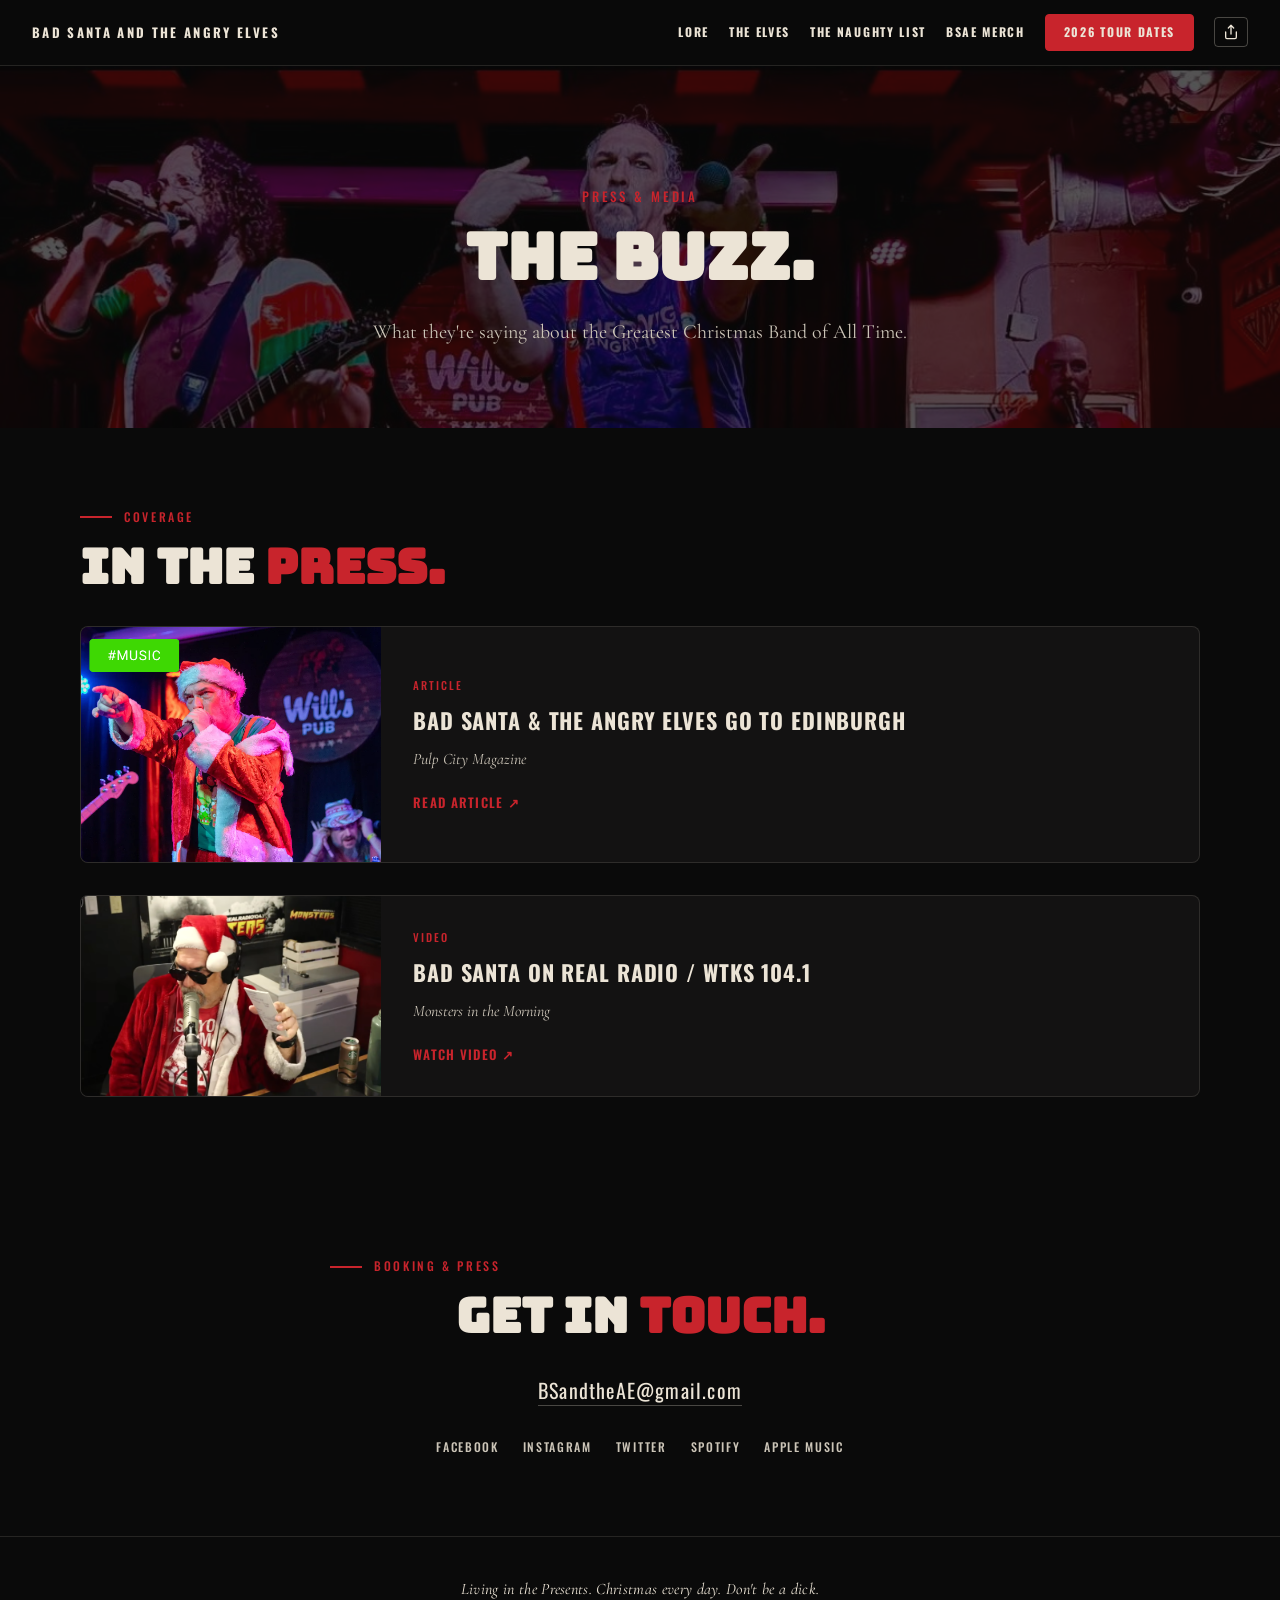
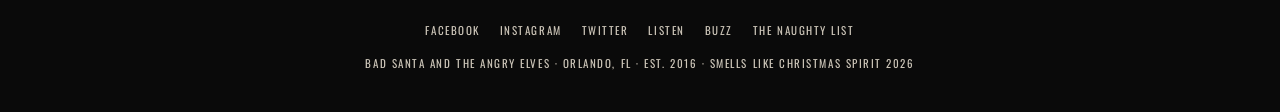
<file: buzz.html>
<!DOCTYPE html>
<html lang="en">
<head>
<meta charset="UTF-8">
<meta name="viewport" content="width=device-width, initial-scale=1.0">
<title>Press & Media — Bad Santa and the Angry Elves | Smells Like Christmas Spirit 2026</title>
<meta name="description" content="Press, articles, and video coverage of Bad Santa and the Angry Elves — The Greatest Christmas Band of All Time.">

<!-- Open Graph / Facebook -->
<meta property="og:type" content="website">
<meta property="og:url" content="https://badsantaandtheangryelves.com/buzz.html">
<meta property="og:title" content="Buzz — Bad Santa and the Angry Elves">
<meta property="og:description" content="Press, articles, and video coverage.">
<meta property="og:image" content="https://badsantaandtheangryelves.com/media/hero-band.jpg">

<!-- Twitter -->
<meta name="twitter:card" content="summary_large_image">
<meta name="twitter:title" content="Buzz — Bad Santa and the Angry Elves">
<meta name="twitter:description" content="Press, articles, and video coverage.">
<meta name="twitter:image" content="https://badsantaandtheangryelves.com/media/hero-band.jpg">

<link rel="icon" type="image/jpeg" href="media/bs-icon.jpg">
<link rel="apple-touch-icon" href="media/bs-icon.jpg">
<link rel="stylesheet" href="includes.css">
<link rel="preconnect" href="https://fonts.googleapis.com">
<link rel="preconnect" href="https://fonts.gstatic.com" crossorigin>
<link href="https://fonts.googleapis.com/css2?family=Bungee+Inline&family=Oswald:wght@400;500;600;700&family=Cormorant+Garamond:ital,wght@0,400;0,500;0,600;1,400&display=swap" rel="stylesheet">
<style>
  :root {
    --black: #0a0a0a;
    --bone: #ece4d6;
    --bone-dim: #ccc5b8;
    --blood: #c8242c;
    --blood-dark: #8a161c;
    --holly: #1f5f3a;
    --gold: #d4a84a;
    --line: rgba(236, 228, 214, 0.12);
    --line-strong: rgba(236, 228, 214, 0.28);
  }
  * { box-sizing: border-box; margin: 0; padding: 0; }
  html { scroll-behavior: smooth; }
  body {
    background: var(--black);
    color: var(--bone);
    font-family: 'Cormorant Garamond', Georgia, serif;
    font-size: 21px;
    line-height: 1.55;
    -webkit-font-smoothing: antialiased;
    overflow-x: hidden;
  }
  a { color: var(--blood); text-decoration: none; transition: color 0.2s; }
  a:hover { color: var(--bone); }
  ::selection { background: var(--blood); color: var(--bone); }

  /* ---------- HERO ---------- */
  .hero {
    position: relative;
    padding: 120px 40px 80px;
    text-align: center;
  }
  .hero-img {
    position: absolute; inset: 0;
    background: url('media/hero-band.jpg') top center/cover no-repeat;
    background-color: #1a1a1a;
    opacity: 0.3;
  }
  .hero-content {
    position: relative;
    z-index: 2;
    max-width: 800px;
    margin: 0 auto;
  }
  .hero-label {
    font-family: 'Oswald', sans-serif;
    font-weight: 500;
    text-transform: uppercase;
    letter-spacing: 0.22em;
    font-size: 13px;
    color: var(--blood);
    margin-bottom: 16px;
  }
  .hero h1 {
    font-family: 'Bungee Inline', 'Oswald', sans-serif;
    font-size: clamp(36px, 6vw, 64px);
    line-height: 1.1;
    color: var(--bone);
    margin-bottom: 24px;
  }
  .hero p {
    font-size: 20px;
    color: var(--bone-dim);
    max-width: 600px;
    margin: 0 auto;
    line-height: 1.6;
  }

  /* ---------- SECTIONS ---------- */
  section {
    padding: 80px 40px;
    max-width: 1200px;
    margin: 0 auto;
  }
  .section-label {
    font-family: 'Oswald', sans-serif;
    font-weight: 500;
    text-transform: uppercase;
    letter-spacing: 0.22em;
    font-size: 12px;
    color: var(--blood);
    margin-bottom: 12px;
    display: flex;
    align-items: center;
    gap: 12px;
  }
  .section-label::before {
    content: '';
    width: 32px;
    height: 2px;
    background: var(--blood);
  }
  .section-title {
    font-family: 'Bungee Inline', 'Oswald', sans-serif;
    font-size: clamp(28px, 5vw, 48px);
    line-height: 1.15;
    margin-bottom: 32px;
  }
  .section-title em {
    font-style: normal;
    color: var(--blood);
  }

  /* ---------- BUZZ CARDS ---------- */
  .buzz-grid {
    display: flex;
    flex-direction: column;
    gap: 32px;
  }
  .buzz-card {
    display: grid;
    grid-template-columns: 300px 1fr;
    gap: 0;
    background: rgba(236, 228, 214, 0.04);
    border: 1px solid var(--line);
    border-radius: 8px;
    overflow: hidden;
    transition: border-color 0.3s, transform 0.2s;
  }
  .buzz-card:hover {
    border-color: var(--blood);
    transform: translateY(-2px);
  }
  .buzz-card a {
    color: inherit;
    text-decoration: none;
  }
  .buzz-img {
    width: 100%;
    height: 100%;
    object-fit: cover;
    display: block;
    min-height: 200px;
  }
  .buzz-body {
    display: flex;
    flex-direction: column;
    justify-content: center;
    padding: 28px 32px;
    gap: 12px;
  }
  .buzz-type {
    font-family: 'Oswald', sans-serif;
    font-weight: 500;
    text-transform: uppercase;
    letter-spacing: 0.18em;
    font-size: 11px;
    color: var(--blood);
  }
  .buzz-title {
    font-family: 'Oswald', sans-serif;
    font-weight: 700;
    font-size: 22px;
    text-transform: uppercase;
    letter-spacing: 0.04em;
    color: var(--bone);
    line-height: 1.3;
  }
  .buzz-source {
    font-size: 16px;
    color: var(--bone-dim);
    font-style: italic;
  }
  .buzz-link {
    font-family: 'Oswald', sans-serif;
    font-weight: 600;
    font-size: 13px;
    text-transform: uppercase;
    letter-spacing: 0.1em;
    color: var(--blood);
    margin-top: 8px;
    transition: color 0.2s;
  }
  .buzz-card:hover .buzz-link { color: var(--bone); }

  /* ---------- CONTACT ---------- */
  .contact-section {
    text-align: center;
    padding: 80px 40px;
    max-width: 700px;
    margin: 0 auto;
  }
  .contact-email a {
    font-family: 'Oswald', sans-serif;
    font-size: 20px;
    letter-spacing: 0.06em;
    color: var(--bone);
    border-bottom: 1px solid var(--line-strong);
    transition: color 0.2s, border-color 0.2s;
  }
  .contact-email a:hover { color: var(--blood); border-color: var(--blood); }
  .social-links {
    margin-top: 28px;
    display: flex;
    justify-content: center;
    gap: 24px;
    flex-wrap: wrap;
  }
  .social-links a {
    font-family: 'Oswald', sans-serif;
    font-weight: 500;
    font-size: 12px;
    text-transform: uppercase;
    letter-spacing: 0.14em;
    color: var(--bone-dim);
    transition: color 0.2s;
  }
  .social-links a:hover { color: var(--bone); }

  /* ---------- RESPONSIVE ---------- */
  @media (max-width: 880px) {
    .hero { padding: 80px 24px 60px; }
    section { padding: 60px 24px; }
    .buzz-card { grid-template-columns: 1fr; }
    .buzz-img { min-height: 200px; max-height: 250px; }
  }
</style>
</head>
<body>

<div id="site-nav"></div>

<!-- HERO -->
<div class="hero">
  <div class="hero-img"></div>
  <div class="hero-content">
    <div class="hero-label">Press &amp; Media</div>
    <h1>The Buzz.</h1>
    <p>What they're saying about the Greatest Christmas Band of All Time.</p>
  </div>
</div>

<!-- BUZZ ITEMS -->
<section>
  <div class="section-label">Coverage</div>
  <h2 class="section-title">In The <em>Press.</em></h2>

  <div class="buzz-grid">

    <a href="https://pulpcitymag.com/bad-santa-the-angry-elves-go-to-edinburgh/" target="_blank" class="buzz-card">
      <img src="media/pulpcity.png" alt="Pulp City Magazine article" class="buzz-img">
      <div class="buzz-body">
        <div class="buzz-type">Article</div>
        <div class="buzz-title">Bad Santa & The Angry Elves Go to Edinburgh</div>
        <div class="buzz-source">Pulp City Magazine</div>
        <div class="buzz-link">Read article ↗</div>
      </div>
    </a>

    <a href="https://www.youtube.com/live/tUYZeNjUW7M?si=FbW1NLfxR-aonrcw&t=11784" target="_blank" class="buzz-card">
      <img src="media/monsters.png" alt="Bad Santa on Real Radio" class="buzz-img">
      <div class="buzz-body">
        <div class="buzz-type">Video</div>
        <div class="buzz-title">Bad Santa on Real Radio / WTKS 104.1</div>
        <div class="buzz-source">Monsters in the Morning</div>
        <div class="buzz-link">Watch video ↗</div>
      </div>
    </a>

  </div>
</section>

<!-- CONTACT -->
<div class="contact-section">
  <div class="section-label">Booking &amp; Press</div>
  <h2 class="section-title">Get in <em>Touch.</em></h2>
  <div class="contact-email">
    <a href="mailto:BSandtheAE@gmail.com?subject=Press/Booking Inquiry">BSandtheAE@gmail.com</a>
  </div>
  <div class="social-links">
    <a href="https://www.facebook.com/BadSantaandTheAngryElves" target="_blank">Facebook</a>
    <a href="https://www.instagram.com/badsantaandtheangrymedia/" target="_blank">Instagram</a>
    <a href="https://x.com/BSantaAElves" target="_blank">Twitter</a>
    <a href="https://open.spotify.com/artist/6hhZrzXkYpKANfPvO3PZZ1" target="_blank">Spotify</a>
    <a href="https://music.apple.com/us/artist/bad-santa-the-angry-media/583449507" target="_blank">Apple Music</a>
  </div>
</div>

<div id="site-footer"></div>

<script src="includes.js"></script>
<!-- Default Statcounter code for Bad Santa https://badsantaandtheangryelves.com -->
<script type="text/javascript">
var sc_project=13286974; var sc_invisible=1; var sc_security="006598c2";
</script>
<script type="text/javascript" src="https://www.statcounter.com/counter/counter.js" async></script>
<noscript><div class="statcounter"><a title="Web Analytics Made Easy - Statcounter" href="https://statcounter.com/" target="_blank"><img class="statcounter" src="https://c.statcounter.com/13286974/0/006598c2/1/" alt="Web Analytics Made Easy - Statcounter" referrerPolicy="no-referrer-when-downgrade"></a></div></noscript>
<!-- End of Statcounter Code -->
</body>
</html>
</file>
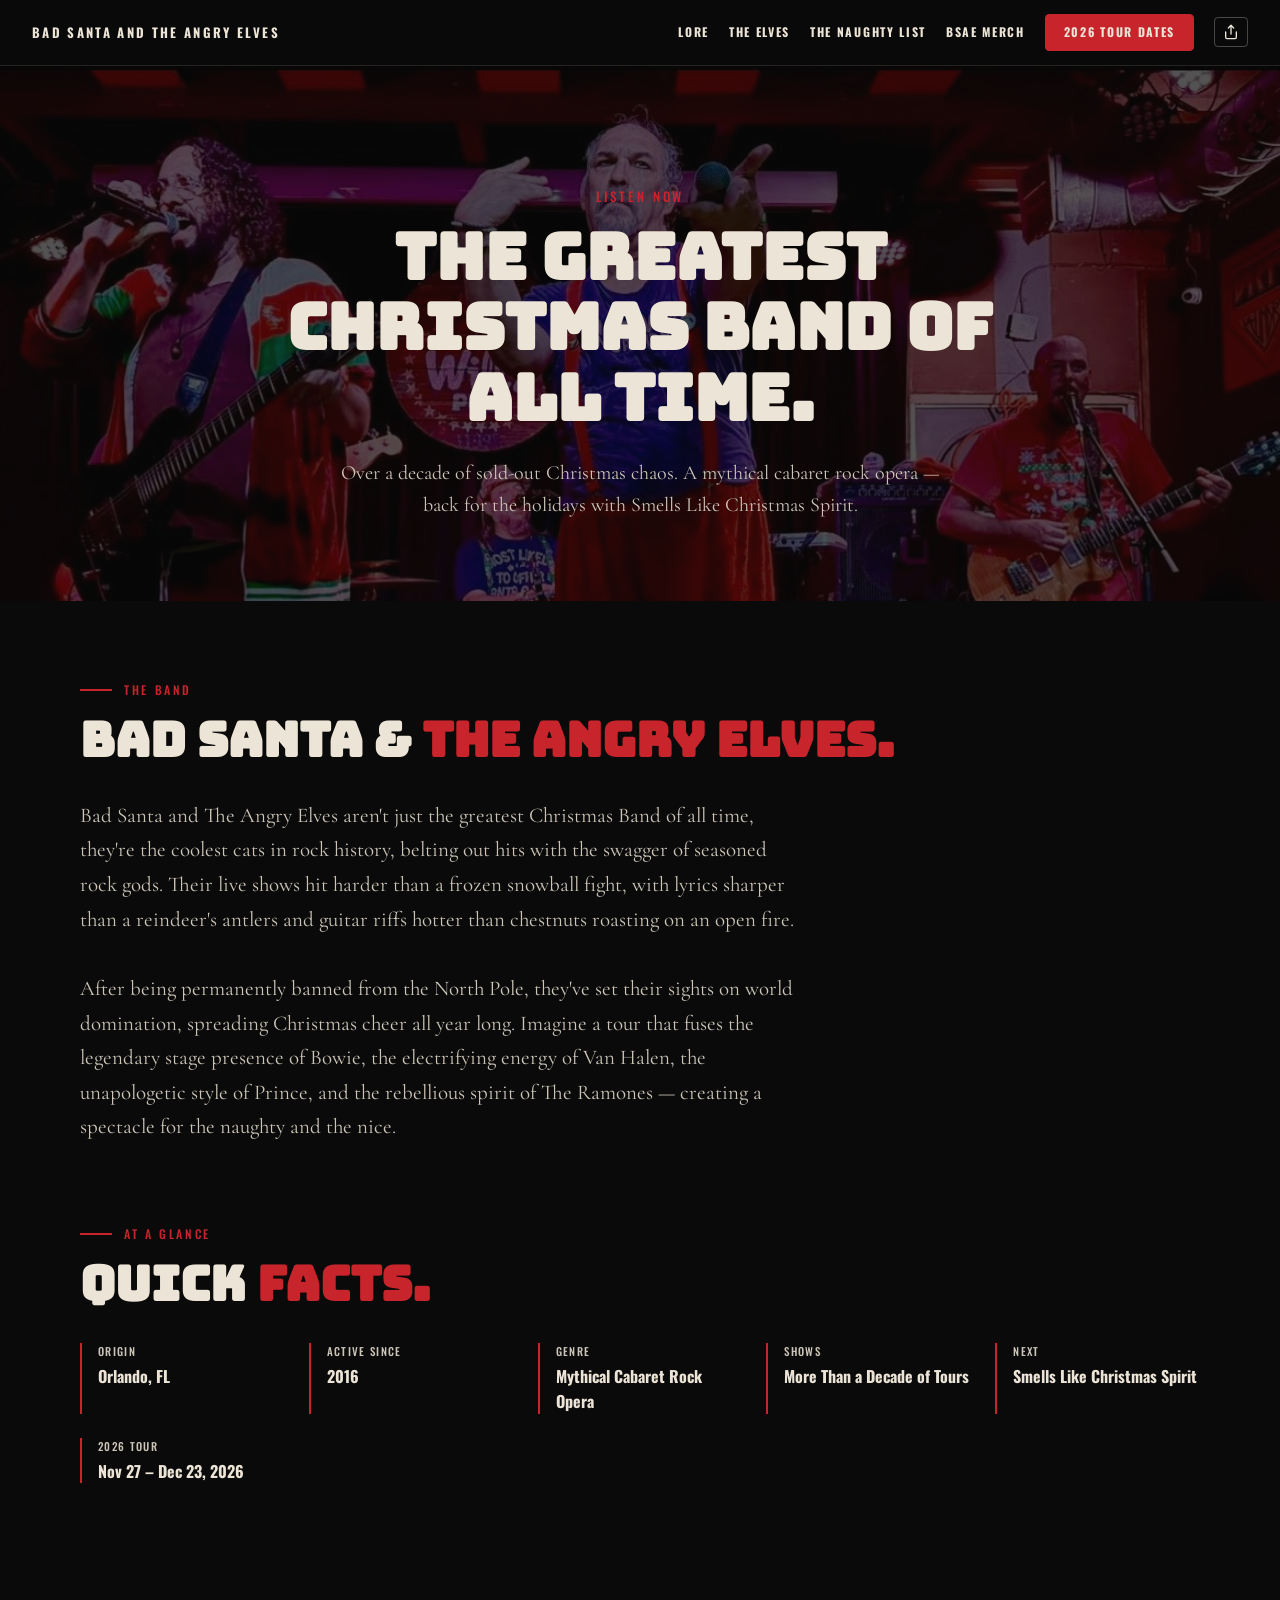
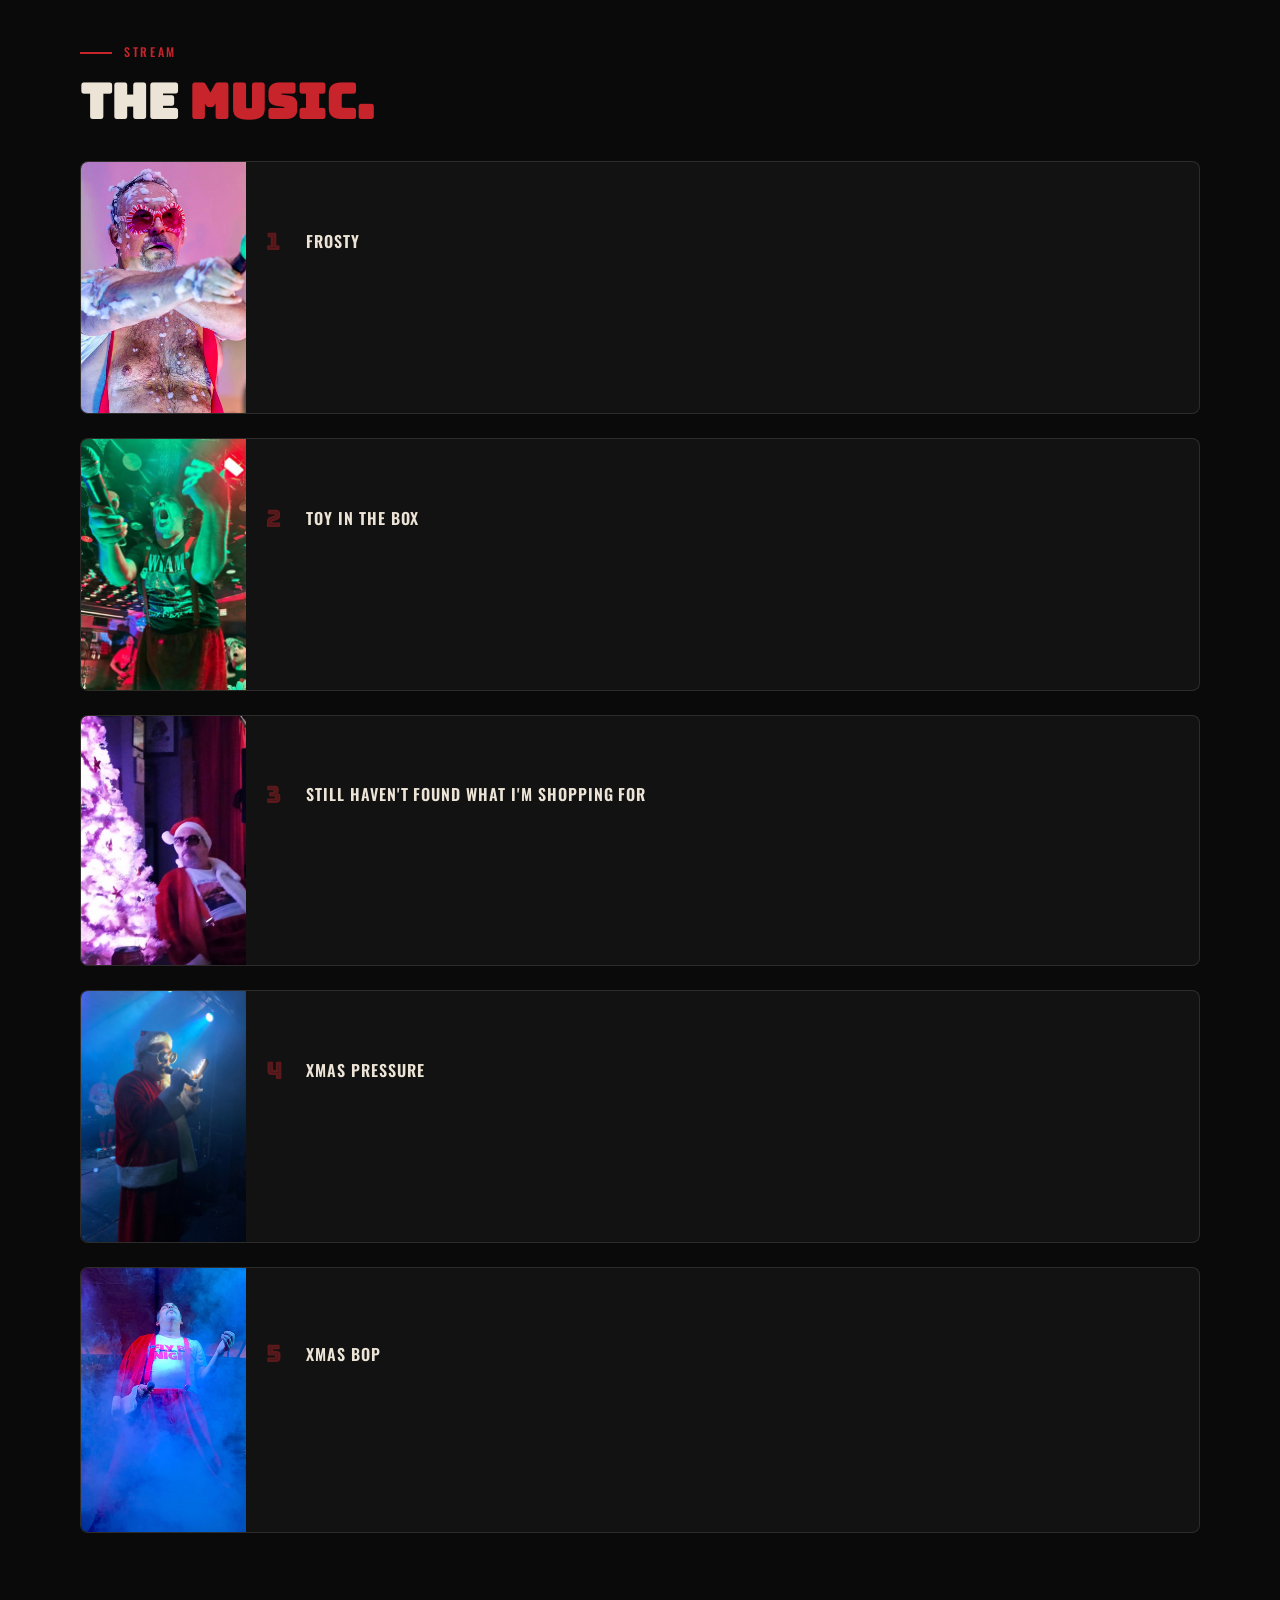
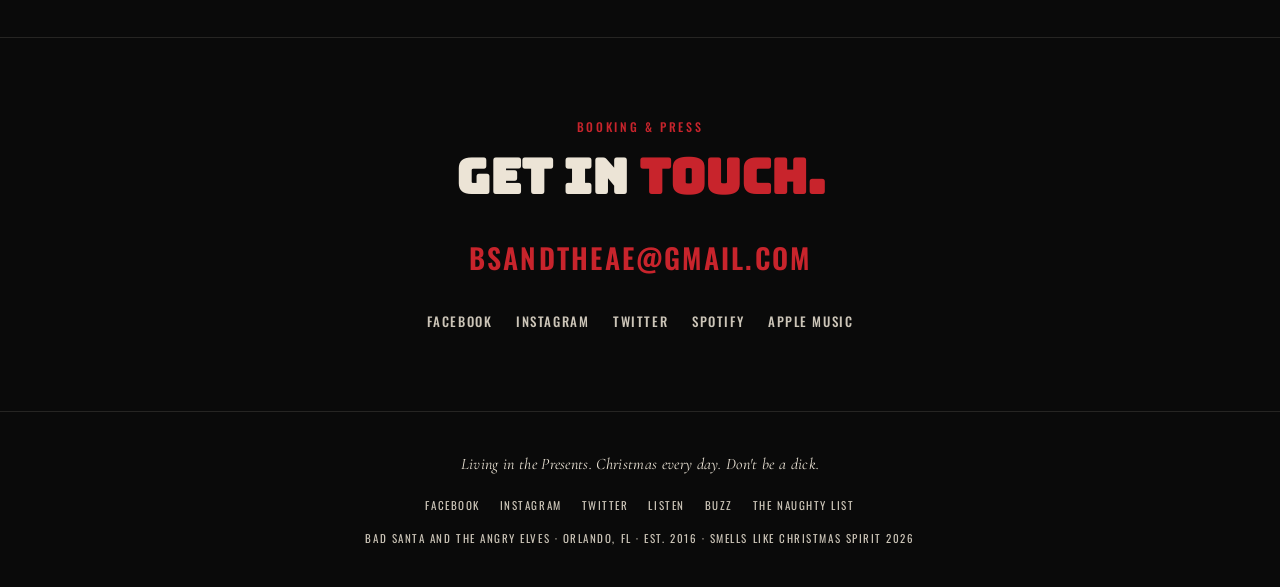
<file: epk.html>
<!DOCTYPE html>
<html lang="en">
<head>
<meta charset="UTF-8">
<meta name="viewport" content="width=device-width, initial-scale=1.0">
<title>Listen to Bad Santa and the Angry Elves — Stream the Greatest Christmas Band of All Time</title>
<meta name="description" content="Listen to Bad Santa and the Angry Elves — The Greatest Christmas Band of All Time. Stream tracks, watch, book.">

<!-- Open Graph / Facebook -->
<meta property="og:type" content="website">
<meta property="og:url" content="https://badsantaandtheangryelves.com/epk.html">
<meta property="og:title" content="Listen — Bad Santa and the Angry Elves">
<meta property="og:description" content="Stream the Greatest Christmas Band of All Time. Smells Like Christmas Spirit — Holiday 2026.">
<meta property="og:image" content="https://badsantaandtheangryelves.com/media/hero-band.jpg">

<!-- Twitter -->
<meta name="twitter:card" content="summary_large_image">
<meta name="twitter:title" content="Listen — Bad Santa and the Angry Elves">
<meta name="twitter:description" content="Stream the Greatest Christmas Band of All Time. Smells Like Christmas Spirit — Holiday 2026.">
<meta name="twitter:image" content="https://badsantaandtheangryelves.com/media/hero-band.jpg">

<link rel="icon" type="image/jpeg" href="media/bs-icon.jpg">
<link rel="apple-touch-icon" href="media/bs-icon.jpg">
<link rel="stylesheet" href="includes.css">
<link rel="preconnect" href="https://fonts.googleapis.com">
<link rel="preconnect" href="https://fonts.gstatic.com" crossorigin>
<link href="https://fonts.googleapis.com/css2?family=Bungee+Inline&family=Oswald:wght@400;500;600;700&family=Cormorant+Garamond:ital,wght@0,400;0,500;0,600;1,400&display=swap" rel="stylesheet">
<style>
  :root {
    --black: #0a0a0a;
    --bone: #ece4d6;
    --bone-dim: #ccc5b8;
    --blood: #c8242c;
    --blood-dark: #8a161c;
    --holly: #1f5f3a;
    --gold: #d4a84a;
    --line: rgba(236, 228, 214, 0.12);
    --line-strong: rgba(236, 228, 214, 0.28);
  }
  * { box-sizing: border-box; margin: 0; padding: 0; }
  html { scroll-behavior: smooth; }
  body {
    background: var(--black);
    color: var(--bone);
    font-family: 'Cormorant Garamond', Georgia, serif;
    font-size: 21px;
    line-height: 1.55;
    -webkit-font-smoothing: antialiased;
    overflow-x: hidden;
  }
  a { color: var(--blood); text-decoration: none; transition: color 0.2s; }
  a:hover { color: var(--bone); }
  ::selection { background: var(--blood); color: var(--bone); }

  /* ---------- HERO ---------- */
  .hero {
    position: relative;
    padding: 120px 40px 80px;
    text-align: center;
  }
  .hero-img {
    position: absolute; inset: 0;
    background: url('media/hero-band.jpg') top center/cover no-repeat;
    background-color: #1a1a1a;
    opacity: 0.3;
  }
  .hero-content {
    position: relative;
    z-index: 2;
    max-width: 800px;
    margin: 0 auto;
  }
  .hero-label {
    font-family: 'Oswald', sans-serif;
    font-weight: 500;
    text-transform: uppercase;
    letter-spacing: 0.22em;
    font-size: 13px;
    color: var(--blood);
    margin-bottom: 16px;
  }
  .hero h1 {
    font-family: 'Bungee Inline', 'Oswald', sans-serif;
    font-size: clamp(36px, 6vw, 64px);
    line-height: 1.1;
    color: var(--bone);
    margin-bottom: 24px;
  }
  .hero p {
    font-size: 20px;
    color: var(--bone-dim);
    max-width: 600px;
    margin: 0 auto;
    line-height: 1.6;
  }

  /* ---------- SECTIONS ---------- */
  section {
    padding: 80px 40px;
    max-width: 1200px;
    margin: 0 auto;
  }
  .section-label {
    font-family: 'Oswald', sans-serif;
    font-weight: 500;
    text-transform: uppercase;
    letter-spacing: 0.22em;
    font-size: 12px;
    color: var(--blood);
    margin-bottom: 12px;
    display: flex;
    align-items: center;
    gap: 12px;
  }
  .section-label::before {
    content: '';
    width: 32px;
    height: 2px;
    background: var(--blood);
  }
  .section-title {
    font-family: 'Bungee Inline', 'Oswald', sans-serif;
    font-size: clamp(28px, 4vw, 48px);
    line-height: 1.15;
    color: var(--bone);
    margin-bottom: 32px;
  }
  .section-title em {
    font-style: normal;
    color: var(--blood);
  }

  /* ---------- ABOUT ---------- */
  .about-text {
    max-width: 720px;
    font-size: 21px;
    line-height: 1.65;
    color: var(--bone-dim);
  }

  /* ---------- TRACKS ---------- */
  .track-card {
    display: grid;
    grid-template-columns: 165px 1fr;
    gap: 0;
    background: rgba(236, 228, 214, 0.04);
    border: 1px solid var(--line);
    border-radius: 8px;
    overflow: hidden;
    margin-bottom: 24px;
    transition: border-color 0.3s, transform 0.2s;
  }
  .track-card:hover {
    border-color: var(--blood);
    transform: translateY(-2px);
  }
  .track-art {
    width: 100%;
    height: 100%;
    object-fit: contain;
    object-position: center;
    display: block;
    background: #111;
  }
  .track-body {
    display: flex;
    flex-direction: column;
    justify-content: center;
    padding: 16px 20px;
    gap: 12px;
  }
  .track-header {
    display: flex;
    align-items: center;
    gap: 12px;
  }
  .track-number {
    font-family: 'Bungee Inline', sans-serif;
    font-size: 24px;
    color: var(--blood);
    opacity: 0.4;
    min-width: 28px;
  }
  .track-title {
    font-family: 'Oswald', sans-serif;
    font-weight: 600;
    font-size: 16px;
    text-transform: uppercase;
    letter-spacing: 0.06em;
    color: var(--bone);
  }
  .track-embed {
    border-radius: 8px;
    overflow: hidden;
  }
  .track-embed iframe {
    display: block;
  }

  /* ---------- QUICK FACTS ---------- */
  .facts-grid {
    display: grid;
    grid-template-columns: repeat(auto-fill, minmax(200px, 1fr));
    gap: 24px;
    margin-top: 8px;
  }
  .fact {
    border-left: 2px solid var(--blood);
    padding-left: 16px;
  }
  .fact-label {
    font-family: 'Oswald', sans-serif;
    font-weight: 500;
    text-transform: uppercase;
    letter-spacing: 0.12em;
    font-size: 11px;
    color: var(--bone-dim);
    margin-bottom: 4px;
  }
  .fact-value {
    font-family: 'Oswald', sans-serif;
    font-weight: 700;
    font-size: 16px;
    color: var(--bone);
  }

  /* ---------- CONTACT ---------- */
  .contact-section {
    text-align: center;
    padding: 80px 40px;
    border-top: 1px solid var(--line);
  }
  .contact-section .section-label {
    justify-content: center;
  }
  .contact-section .section-label::before { display: none; }
  .contact-email {
    font-family: 'Oswald', sans-serif;
    font-weight: 600;
    font-size: clamp(18px, 3vw, 28px);
    letter-spacing: 0.08em;
    text-transform: uppercase;
  }
  .contact-email a { color: var(--blood); }
  .contact-email a:hover { color: var(--bone); }
  .social-links {
    margin-top: 32px;
    display: flex;
    justify-content: center;
    gap: 24px;
    flex-wrap: wrap;
  }
  .social-links a {
    font-family: 'Oswald', sans-serif;
    font-weight: 500;
    font-size: 13px;
    text-transform: uppercase;
    letter-spacing: 0.12em;
    color: var(--bone-dim);
  }
  .social-links a:hover { color: var(--bone); }

  /* ---------- RESPONSIVE ---------- */
  @media (max-width: 768px) {
    .hero { padding: 80px 24px 60px; }
    section { padding: 60px 24px; }
    .facts-grid { grid-template-columns: repeat(2, 1fr); }
    .track-card { grid-template-columns: 130px 1fr; }
  }
</style>
</head>
<body>

<div id="site-nav"></div>

<!-- HERO -->
<div class="hero">
  <div class="hero-img"></div>
  <div class="hero-content">
    <div class="hero-label">Listen Now</div>
    <h1>The Greatest Christmas Band of All Time.</h1>
    <p>Over a decade of sold-out Christmas chaos. A mythical cabaret rock opera — back for the holidays with Smells Like Christmas Spirit.</p>
  </div>
</div>

<!-- ABOUT -->
<section>
  <div class="section-label">The Band</div>
  <h2 class="section-title">Bad Santa &amp; <em>The Angry Elves.</em></h2>
  <div class="about-text">
    <p>Bad Santa and The Angry Elves aren't just the greatest Christmas Band of all time, they're the coolest cats in rock history, belting out hits with the swagger of seasoned rock gods. Their live shows hit harder than a frozen snowball fight, with lyrics sharper than a reindeer's antlers and guitar riffs hotter than chestnuts roasting on an open fire.</p>
    <br>
    <p>After being permanently banned from the North Pole, they've set their sights on world domination, spreading Christmas cheer all year long. Imagine a tour that fuses the legendary stage presence of Bowie, the electrifying energy of Van Halen, the unapologetic style of Prince, and the rebellious spirit of The Ramones &mdash; creating a spectacle for the naughty and the nice.</p>
  </div>
</section>

<!-- QUICK FACTS -->
<section style="padding-top: 0;">
  <div class="section-label">At a Glance</div>
  <h2 class="section-title">Quick <em>Facts.</em></h2>
  <div class="facts-grid">
    <div class="fact">
      <div class="fact-label">Origin</div>
      <div class="fact-value">Orlando, FL</div>
    </div>
    <div class="fact">
      <div class="fact-label">Active Since</div>
      <div class="fact-value">2016</div>
    </div>
    <div class="fact">
      <div class="fact-label">Genre</div>
      <div class="fact-value">Mythical Cabaret Rock Opera</div>
    </div>
    <div class="fact">
      <div class="fact-label">Shows</div>
      <div class="fact-value">More Than a Decade of Tours</div>
    </div>
    <div class="fact">
      <div class="fact-label">Next</div>
      <div class="fact-value">Smells Like Christmas Spirit</div>
    </div>
    <div class="fact">
      <div class="fact-label">2026 Tour</div>
      <div class="fact-value">Nov 27 – Dec 23, 2026</div>
    </div>
  </div>
</section>

<!-- MUSIC -->
<section>
  <div class="section-label">Stream</div>
  <h2 class="section-title">The <em>Music.</em></h2>

  <!-- Track 1: Frosty -->
  <div class="track-card">
    <img src="EPK%20Images/frosty.png" alt="Frosty artwork" class="track-art">
    <div class="track-body">
      <div class="track-header">
        <div class="track-number">1</div>
        <div class="track-title">Frosty</div>
      </div>
      <div class="track-embed">
        <iframe style="border-radius:8px" src="https://open.spotify.com/embed/track/7rswAicEpMB63mRnLNL8hA?utm_source=generator&theme=0" width="100%" height="80" frameBorder="0" allowfullscreen="" allow="autoplay; clipboard-write; encrypted-media; fullscreen; picture-in-picture" loading="lazy"></iframe>
      </div>
    </div>
  </div>

  <!-- Track 2: Toy In The Box -->
  <div class="track-card">
    <img src="EPK%20Images/toyinthebox.png" alt="Toy In The Box artwork" class="track-art">
    <div class="track-body">
      <div class="track-header">
        <div class="track-number">2</div>
        <div class="track-title">Toy In The Box</div>
      </div>
      <div class="track-embed">
        <iframe style="border-radius:8px" src="https://open.spotify.com/embed/track/32r5TGh4mtjGy25Dl4koFa?utm_source=generator&theme=0" width="100%" height="80" frameBorder="0" allowfullscreen="" allow="autoplay; clipboard-write; encrypted-media; fullscreen; picture-in-picture" loading="lazy"></iframe>
      </div>
    </div>
  </div>

  <!-- Track 3: Still Haven't Found What I'm Shopping For -->
  <div class="track-card">
    <img src="EPK%20Images/stillhaventfound.png" alt="Still Haven't Found What I'm Shopping For artwork" class="track-art">
    <div class="track-body">
      <div class="track-header">
        <div class="track-number">3</div>
        <div class="track-title">Still Haven't Found What I'm Shopping For</div>
      </div>
      <div class="track-embed">
        <iframe style="border-radius:8px" src="https://open.spotify.com/embed/track/06RlRfC3jWsQmZu4Zce1cl?utm_source=generator&theme=0" width="100%" height="80" frameBorder="0" allowfullscreen="" allow="autoplay; clipboard-write; encrypted-media; fullscreen; picture-in-picture" loading="lazy"></iframe>
      </div>
    </div>
  </div>

  <!-- Track 4: Xmas Pressure -->
  <div class="track-card">
    <img src="EPK%20Images/xmaspressure.png" alt="Xmas Pressure artwork" class="track-art">
    <div class="track-body">
      <div class="track-header">
        <div class="track-number">4</div>
        <div class="track-title">Xmas Pressure</div>
      </div>
      <div class="track-embed">
        <iframe style="border-radius:8px" src="https://open.spotify.com/embed/track/6GBb7u4jmYeXSLCNvmJtbv?utm_source=generator&theme=0" width="100%" height="80" frameBorder="0" allowfullscreen="" allow="autoplay; clipboard-write; encrypted-media; fullscreen; picture-in-picture" loading="lazy"></iframe>
      </div>
    </div>
  </div>

  <!-- Track 5: Xmas Bop -->
  <div class="track-card">
    <img src="EPK%20Images/xmasbop.png" alt="Xmas Bop artwork" class="track-art">
    <div class="track-body">
      <div class="track-header">
        <div class="track-number">5</div>
        <div class="track-title">Xmas Bop</div>
      </div>
      <div class="track-embed">
        <iframe style="border-radius:8px" src="https://open.spotify.com/embed/track/08Z4hbTwLNkdSQ557Ti4gh?utm_source=generator&theme=0" width="100%" height="80" frameBorder="0" allowfullscreen="" allow="autoplay; clipboard-write; encrypted-media; fullscreen; picture-in-picture" loading="lazy"></iframe>
      </div>
    </div>
  </div>

</section>

<!-- CONTACT -->
<div class="contact-section">
  <div class="section-label">Booking &amp; Press</div>
  <h2 class="section-title">Get in <em>Touch.</em></h2>
  <div class="contact-email">
    <a href="mailto:BSandtheAE@gmail.com?subject=Press/Booking Inquiry">BSandtheAE@gmail.com</a>
  </div>
  <div class="social-links">
    <a href="https://www.facebook.com/BadSantaandTheAngryElves" target="_blank">Facebook</a>
    <a href="https://www.instagram.com/badsantaandtheangrymedia/" target="_blank">Instagram</a>
    <a href="https://x.com/BSantaAElves" target="_blank">Twitter</a>
    <a href="https://open.spotify.com/artist/6hhZrzXkYpKANfPvO3PZZ1" target="_blank">Spotify</a>
    <a href="https://music.apple.com/us/artist/bad-santa-the-angry-media/583449507" target="_blank">Apple Music</a>
  </div>
</div>

<div id="site-footer"></div>

<script src="includes.js"></script>
<!-- Default Statcounter code for Bad Santa https://badsantaandtheangryelves.com -->
<script type="text/javascript">
var sc_project=13286974; var sc_invisible=1; var sc_security="006598c2";
</script>
<script type="text/javascript" src="https://www.statcounter.com/counter/counter.js" async></script>
<noscript><div class="statcounter"><a title="Web Analytics Made Easy - Statcounter" href="https://statcounter.com/" target="_blank"><img class="statcounter" src="https://c.statcounter.com/13286974/0/006598c2/1/" alt="Web Analytics Made Easy - Statcounter" referrerPolicy="no-referrer-when-downgrade"></a></div></noscript>
<!-- End of Statcounter Code -->
</body>
</html>
</file>
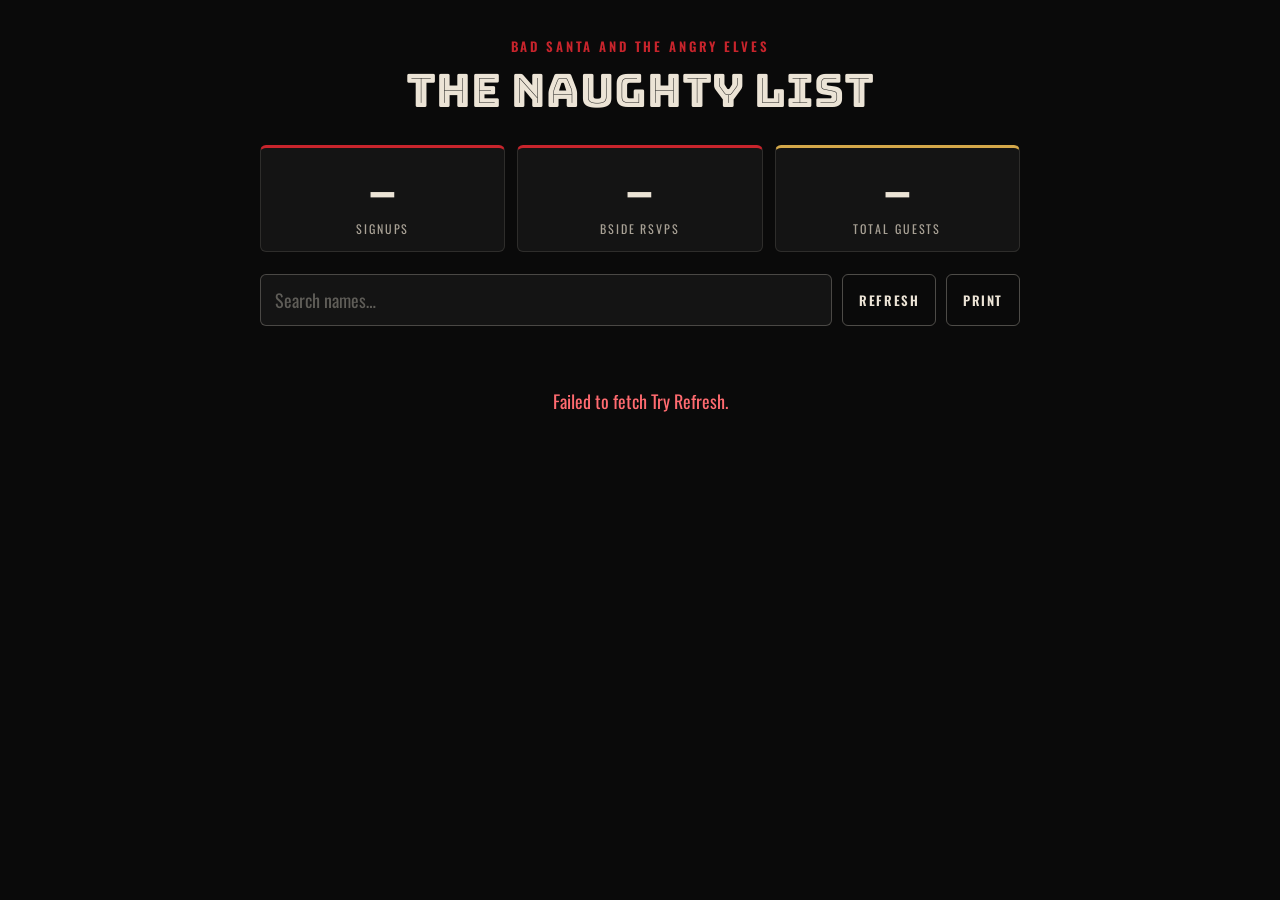
<file: naughtylist-roster.html>
<!DOCTYPE html>
<html lang="en">
<head>
<meta charset="UTF-8">
<meta name="viewport" content="width=device-width, initial-scale=1.0">
<meta name="robots" content="noindex, nofollow">
<title>Naughty List Roster — Bad Santa and the Angry Elves</title>
<link rel="icon" type="image/jpeg" href="media/bs-icon.jpg">
<link rel="preconnect" href="https://fonts.googleapis.com">
<link rel="preconnect" href="https://fonts.gstatic.com" crossorigin>
<link href="https://fonts.googleapis.com/css2?family=Bungee+Inline&family=Oswald:wght@400;500;600;700&display=swap" rel="stylesheet">
<style>
  :root {
    --black: #0a0a0a;
    --panel: #141414;
    --bone: #ece4d6;
    --bone-dim: #a9a296;
    --blood: #c8242c;
    --gold: #d4a84a;
    --line: rgba(236, 228, 214, 0.12);
  }
  * { box-sizing: border-box; margin: 0; padding: 0; }
  body {
    background: var(--black);
    color: var(--bone);
    font-family: 'Oswald', 'Helvetica Neue', Arial, sans-serif;
    -webkit-font-smoothing: antialiased;
    padding: 36px 20px 60px;
  }
  .wrap { max-width: 760px; margin: 0 auto; }

  header { text-align: center; margin-bottom: 28px; }
  .eyebrow {
    font-weight: 600;
    font-size: 13px;
    letter-spacing: 0.22em;
    text-transform: uppercase;
    color: var(--blood);
    margin-bottom: 10px;
  }
  h1 {
    font-family: 'Bungee Inline', 'Oswald', sans-serif;
    font-weight: 400;
    font-size: clamp(30px, 6vw, 46px);
    line-height: 1.1;
  }

  /* Summary tiles */
  .stats {
    display: grid;
    grid-template-columns: repeat(3, 1fr);
    gap: 12px;
    margin-bottom: 22px;
  }
  .stat {
    background: var(--panel);
    border: 1px solid var(--line);
    border-top: 3px solid var(--blood);
    border-radius: 6px;
    padding: 16px 10px 14px;
    text-align: center;
  }
  .stat.gold { border-top-color: var(--gold); }
  .stat b {
    display: block;
    font-size: clamp(34px, 7vw, 48px);
    font-weight: 700;
    line-height: 1;
    font-variant-numeric: tabular-nums;
  }
  .stat span {
    display: block;
    margin-top: 8px;
    font-size: 12px;
    letter-spacing: 0.16em;
    text-transform: uppercase;
    color: var(--bone-dim);
  }

  /* Toolbar */
  .toolbar { display: flex; gap: 10px; margin-bottom: 10px; }
  .search {
    flex: 1;
    min-width: 0;
    background: var(--panel);
    border: 1px solid rgba(236, 228, 214, 0.25);
    border-radius: 6px;
    color: var(--bone);
    font-family: inherit;
    font-size: 18px;
    padding: 12px 14px;
  }
  .search:focus { outline: none; border-color: var(--gold); }
  .search::placeholder { color: rgba(236, 228, 214, 0.35); }
  .btn {
    background: transparent;
    border: 1px solid rgba(236, 228, 214, 0.3);
    border-radius: 6px;
    color: var(--bone);
    font-family: inherit;
    font-weight: 600;
    font-size: 13px;
    letter-spacing: 0.12em;
    text-transform: uppercase;
    padding: 0 16px;
    cursor: pointer;
  }
  .btn:hover { border-color: var(--gold); color: var(--gold); }
  .meta {
    font-size: 13px;
    letter-spacing: 0.04em;
    color: var(--bone-dim);
    margin-bottom: 22px;
  }

  /* Lists */
  h2 {
    display: flex;
    justify-content: space-between;
    align-items: baseline;
    font-size: 15px;
    font-weight: 600;
    letter-spacing: 0.18em;
    text-transform: uppercase;
    color: var(--gold);
    padding-bottom: 8px;
    border-bottom: 2px solid var(--gold);
    margin: 26px 0 0;
  }
  h2 small { font-size: 13px; color: var(--bone-dim); letter-spacing: 0.1em; }
  ol { list-style: none; }
  li {
    display: grid;
    grid-template-columns: 40px 1fr auto;
    align-items: center;
    gap: 10px;
    padding: 13px 4px;
    border-bottom: 1px solid var(--line);
  }
  li:nth-child(even) { background: rgba(236, 228, 214, 0.03); }
  .num { font-size: 14px; color: var(--bone-dim); text-align: right; font-variant-numeric: tabular-nums; }
  .name { font-size: 21px; font-weight: 500; letter-spacing: 0.02em; }
  .name .last { font-weight: 700; }
  .party {
    min-width: 92px;
    text-align: center;
    background: var(--blood);
    color: var(--bone);
    border-radius: 999px;
    padding: 5px 12px;
    font-size: 15px;
    font-weight: 600;
    letter-spacing: 0.04em;
    white-space: nowrap;
  }
  .party.none { background: transparent; border: 1px solid var(--line); color: var(--bone-dim); }
  .empty { padding: 18px 4px; color: var(--bone-dim); font-size: 16px; }
  .status { text-align: center; padding: 40px 0; color: var(--bone-dim); font-size: 18px; }
  .status.err { color: #ff6b70; }

  @media (max-width: 520px) {
    body { padding: 26px 14px 50px; }
    .stats { gap: 8px; }
    .stat span { font-size: 10px; letter-spacing: 0.1em; }
    li { grid-template-columns: 28px 1fr auto; padding: 12px 2px; }
    .name { font-size: 18px; }
    .party { min-width: 0; font-size: 14px; padding: 4px 10px; }
    .toolbar { flex-wrap: wrap; }
    .search { flex-basis: 100%; }
    .btn { flex: 1; padding: 11px 12px; }
    h2 { flex-direction: column; align-items: flex-start; gap: 4px; }
  }

  /* Printable door list */
  @media print {
    body { background: #fff; color: #000; padding: 0; }
    .toolbar, .meta .live { display: none; }
    .stat { background: #fff; border: 1px solid #999; }
    .stat span, .num, .meta, h2 small { color: #444; }
    h2 { color: #000; border-bottom-color: #000; }
    li { border-bottom-color: #ccc; break-inside: avoid; }
    li:nth-child(even) { background: #f4f4f4; }
    .party { background: #fff; color: #000; border: 1px solid #000; }
    .eyebrow { color: #000; }
  }
</style>
</head>
<body>
<div class="wrap">

  <header>
    <div class="eyebrow">Bad Santa and the Angry Elves</div>
    <h1>The Naughty List</h1>
  </header>

  <div class="stats">
    <div class="stat"><b id="s-signups">–</b><span>Signups</span></div>
    <div class="stat"><b id="s-parties">–</b><span>BSide RSVPs</span></div>
    <div class="stat gold"><b id="s-guests">–</b><span>Total Guests</span></div>
  </div>

  <div class="toolbar">
    <input class="search" id="search" type="search" placeholder="Search names…" autocomplete="off">
    <button class="btn" id="refresh" type="button">Refresh</button>
    <button class="btn" id="print" type="button">Print</button>
  </div>
  <div class="meta" id="meta">Loading…</div>

  <div id="lists">
    <div class="status" id="status">Checking the list twice…</div>
  </div>

</div>

<script>
(function () {
  var ENDPOINT = 'https://script.google.com/macros/s/AKfycbyGKtzYbz_8sSbxTsoNddHdBARxmZ8C-oSIHX1LD_QFa27z4ljGOjBQbMZg8wCJR56cBg/exec';
  var KEY = 'Oh6aXB9IoYaxHqTz3tO8WrlbdkSp';
  var AUTO_REFRESH_MS = 60000;

  var people = [];
  var search = document.getElementById('search');

  function esc(s) {
    return String(s).replace(/[&<>"']/g, function (c) {
      return { '&': '&amp;', '<': '&lt;', '>': '&gt;', '"': '&quot;', "'": '&#39;' }[c];
    });
  }
  /* Tidy all-lowercase or ALL-CAPS names for reading; leave mixed case alone (McDonald, DeLuca). */
  function nice(s) {
    s = String(s || '').trim();
    if (s && (s === s.toLowerCase() || s === s.toUpperCase())) {
      s = s.toLowerCase().replace(/(^|[\s\-'])([a-z])/g, function (m, a, b) { return a + b.toUpperCase(); });
    }
    return s;
  }
  function byLast(a, b) {
    return (a.last + ' ' + a.first).toLowerCase().localeCompare((b.last + ' ' + b.first).toLowerCase());
  }

  function row(p, i, showParty) {
    var party = showParty
      ? '<span class="party">' + p.guests + (p.guests === 1 ? ' guest' : ' guests') + '</span>'
      : '<span class="party none">No RSVP</span>';
    return '<li><span class="num">' + (i + 1) + '</span>' +
      '<span class="name">' + esc(p.first) + ' <span class="last">' + esc(p.last) + '</span></span>' +
      party + '</li>';
  }

  function render() {
    var q = search.value.trim().toLowerCase();
    var match = people.filter(function (p) {
      return !q || (p.first + ' ' + p.last).toLowerCase().indexOf(q) !== -1;
    });
    var going = match.filter(function (p) { return p.rsvp === 'Yes'; });
    var others = match.filter(function (p) { return p.rsvp !== 'Yes'; });
    var goingGuests = going.reduce(function (n, p) { return n + p.guests; }, 0);

    var html = '<h2>BSide at Ten10 Brewing &middot; 11/27 <small>' + going.length + (going.length === 1 ? ' RSVP' : ' RSVPs') + ' &middot; ' + goingGuests + (goingGuests === 1 ? ' guest' : ' guests') + '</small></h2>';
    html += going.length
      ? '<ol>' + going.map(function (p, i) { return row(p, i, true); }).join('') + '</ol>'
      : '<div class="empty">' + (q ? 'No RSVPs match that name.' : 'No RSVPs yet.') + '</div>';

    if (others.length) {
      html += '<h2>Also on the Naughty List <small>' + others.length + '</small></h2>';
      html += '<ol>' + others.map(function (p, i) { return row(p, i, false); }).join('') + '</ol>';
    }
    document.getElementById('lists').innerHTML = html;
  }

  function load() {
    var btn = document.getElementById('refresh');
    btn.disabled = true;
    btn.textContent = '…';
    fetch(ENDPOINT + '?list=1&key=' + encodeURIComponent(KEY), { cache: 'no-store' })
      .then(function (r) { return r.json(); })
      .then(function (res) {
        if (!res || !res.ok) throw new Error((res && res.error) || 'Could not load the list.');
        people = (res.people || []).map(function (p) {
          return { first: nice(p.first), last: nice(p.last), rsvp: p.rsvp, guests: Number(p.guests) || 0 };
        }).sort(byLast);

        var rsvps = people.filter(function (p) { return p.rsvp === 'Yes'; });
        document.getElementById('s-signups').textContent = people.length;
        document.getElementById('s-parties').textContent = rsvps.length;
        document.getElementById('s-guests').textContent = rsvps.reduce(function (n, p) { return n + p.guests; }, 0);

        var t = new Date(res.updated || Date.now());
        document.getElementById('meta').innerHTML = 'Updated ' +
          t.toLocaleString('en-US', { weekday: 'short', month: 'short', day: 'numeric', hour: 'numeric', minute: '2-digit' }) +
          ' <span class="live">&middot; refreshes every minute &middot; sorted by last name</span>';
        render();
      })
      .catch(function (err) {
        document.getElementById('meta').textContent = '';
        if (!people.length) {
          document.getElementById('lists').innerHTML = '<div class="status err">' + esc(err.message || 'Could not load the list.') + ' Try Refresh.</div>';
        }
      })
      .then(function () {
        btn.disabled = false;
        btn.textContent = 'Refresh';
      });
  }

  search.addEventListener('input', render);
  document.getElementById('refresh').addEventListener('click', load);
  document.getElementById('print').addEventListener('click', function () { window.print(); });
  load();
  setInterval(function () { if (!document.hidden) load(); }, AUTO_REFRESH_MS);
})();
</script>
</body>
</html>
</file>
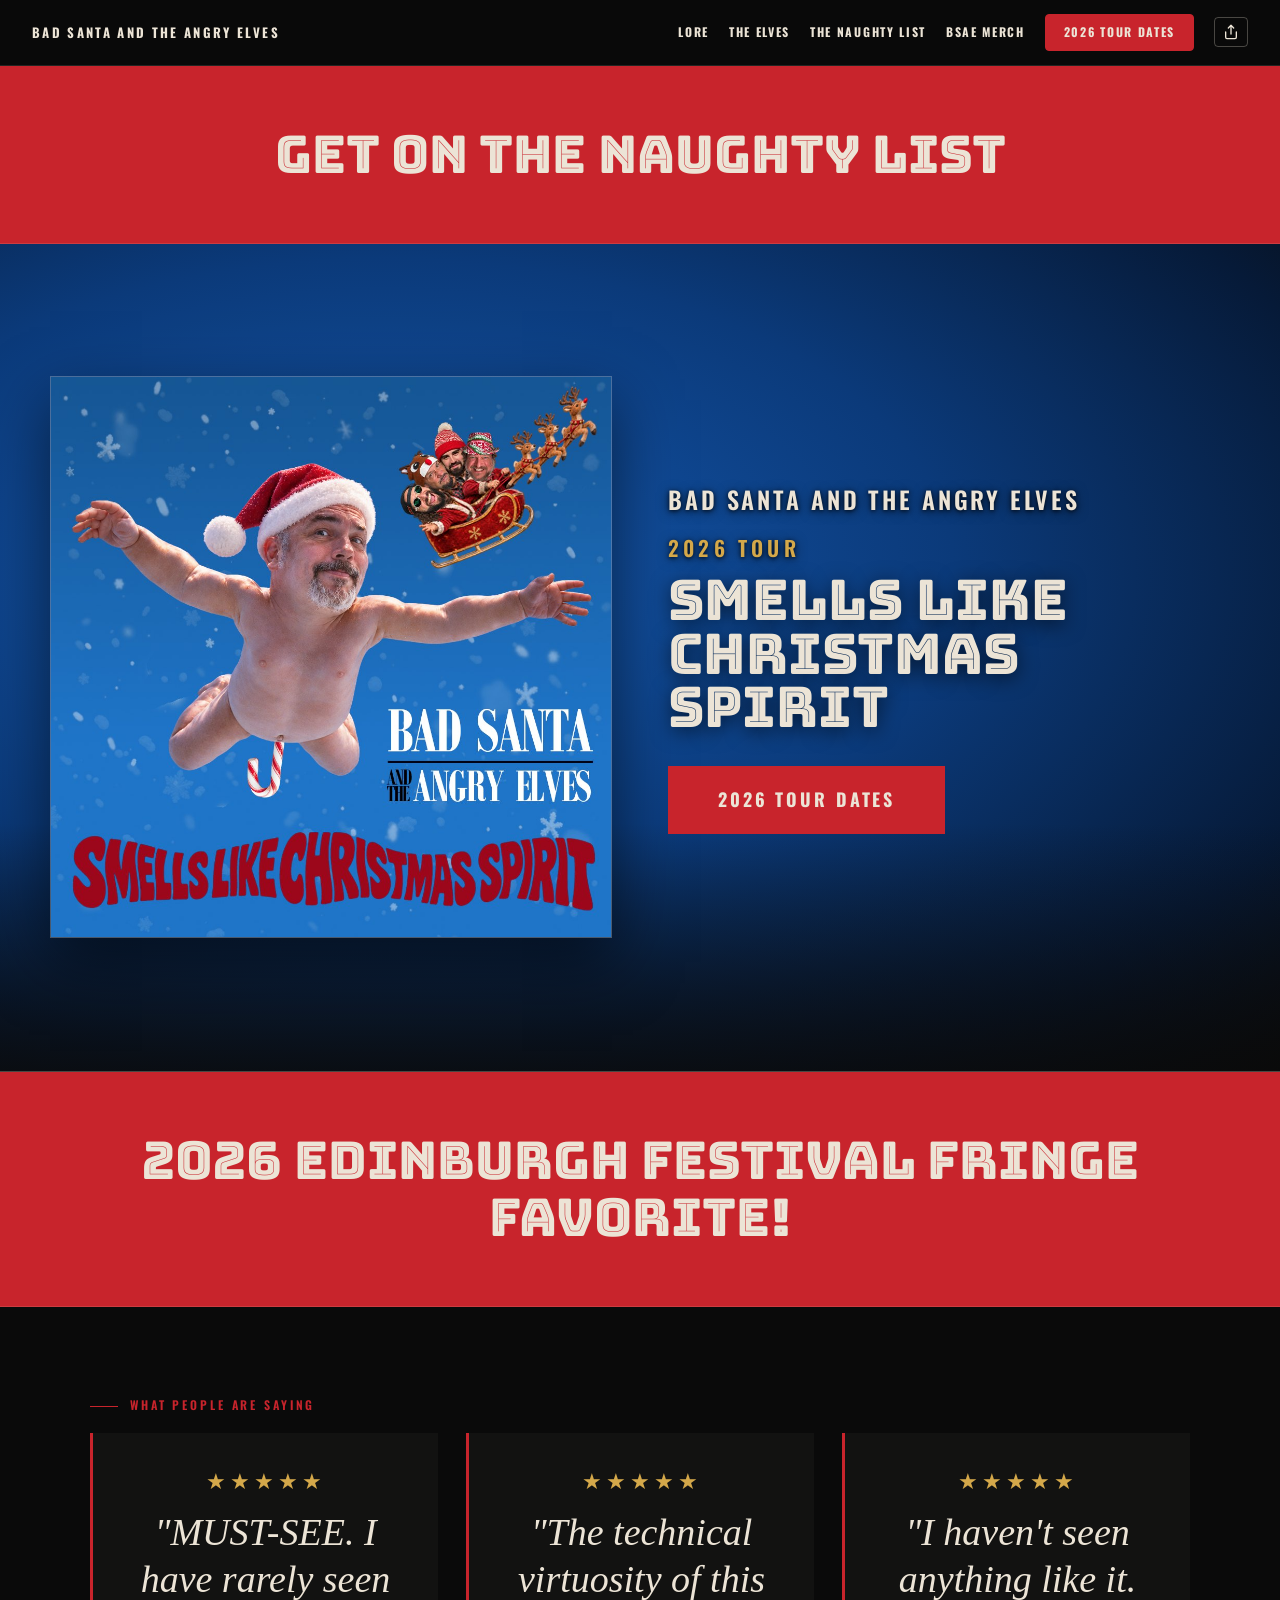
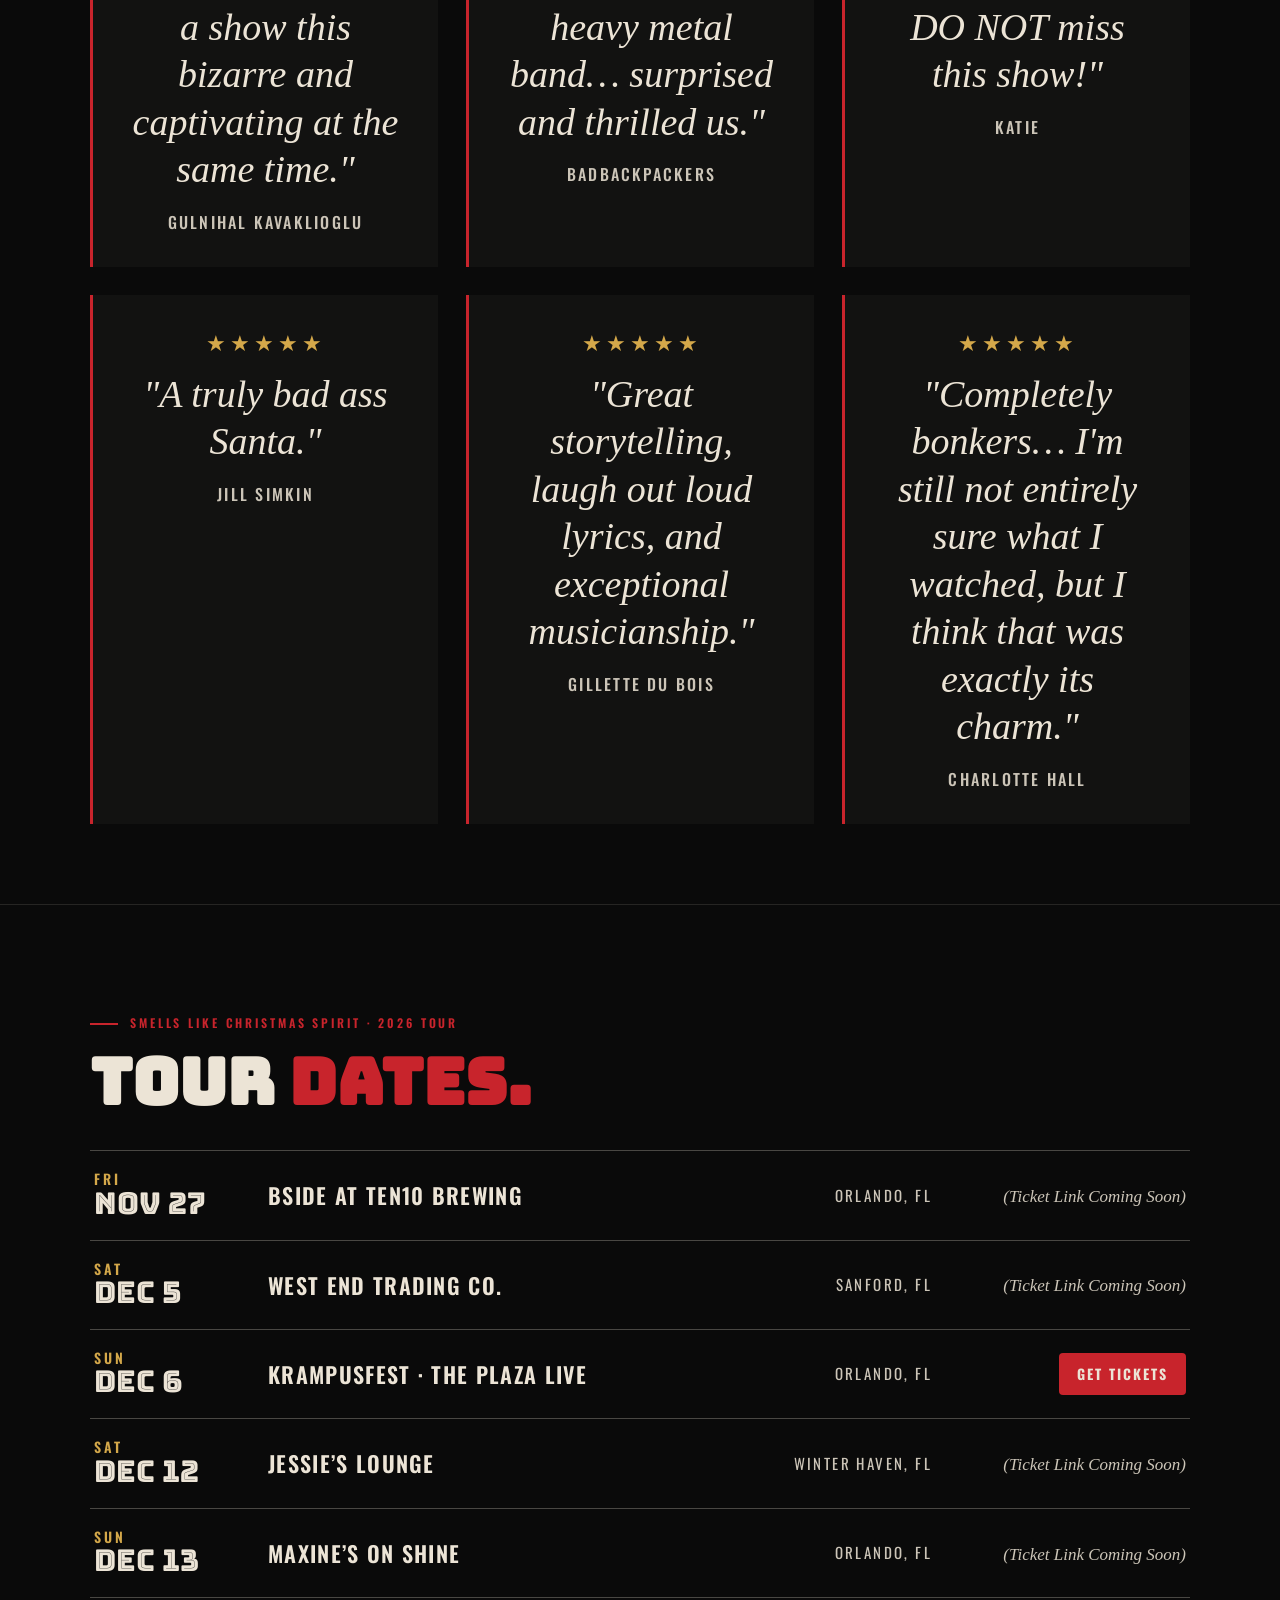
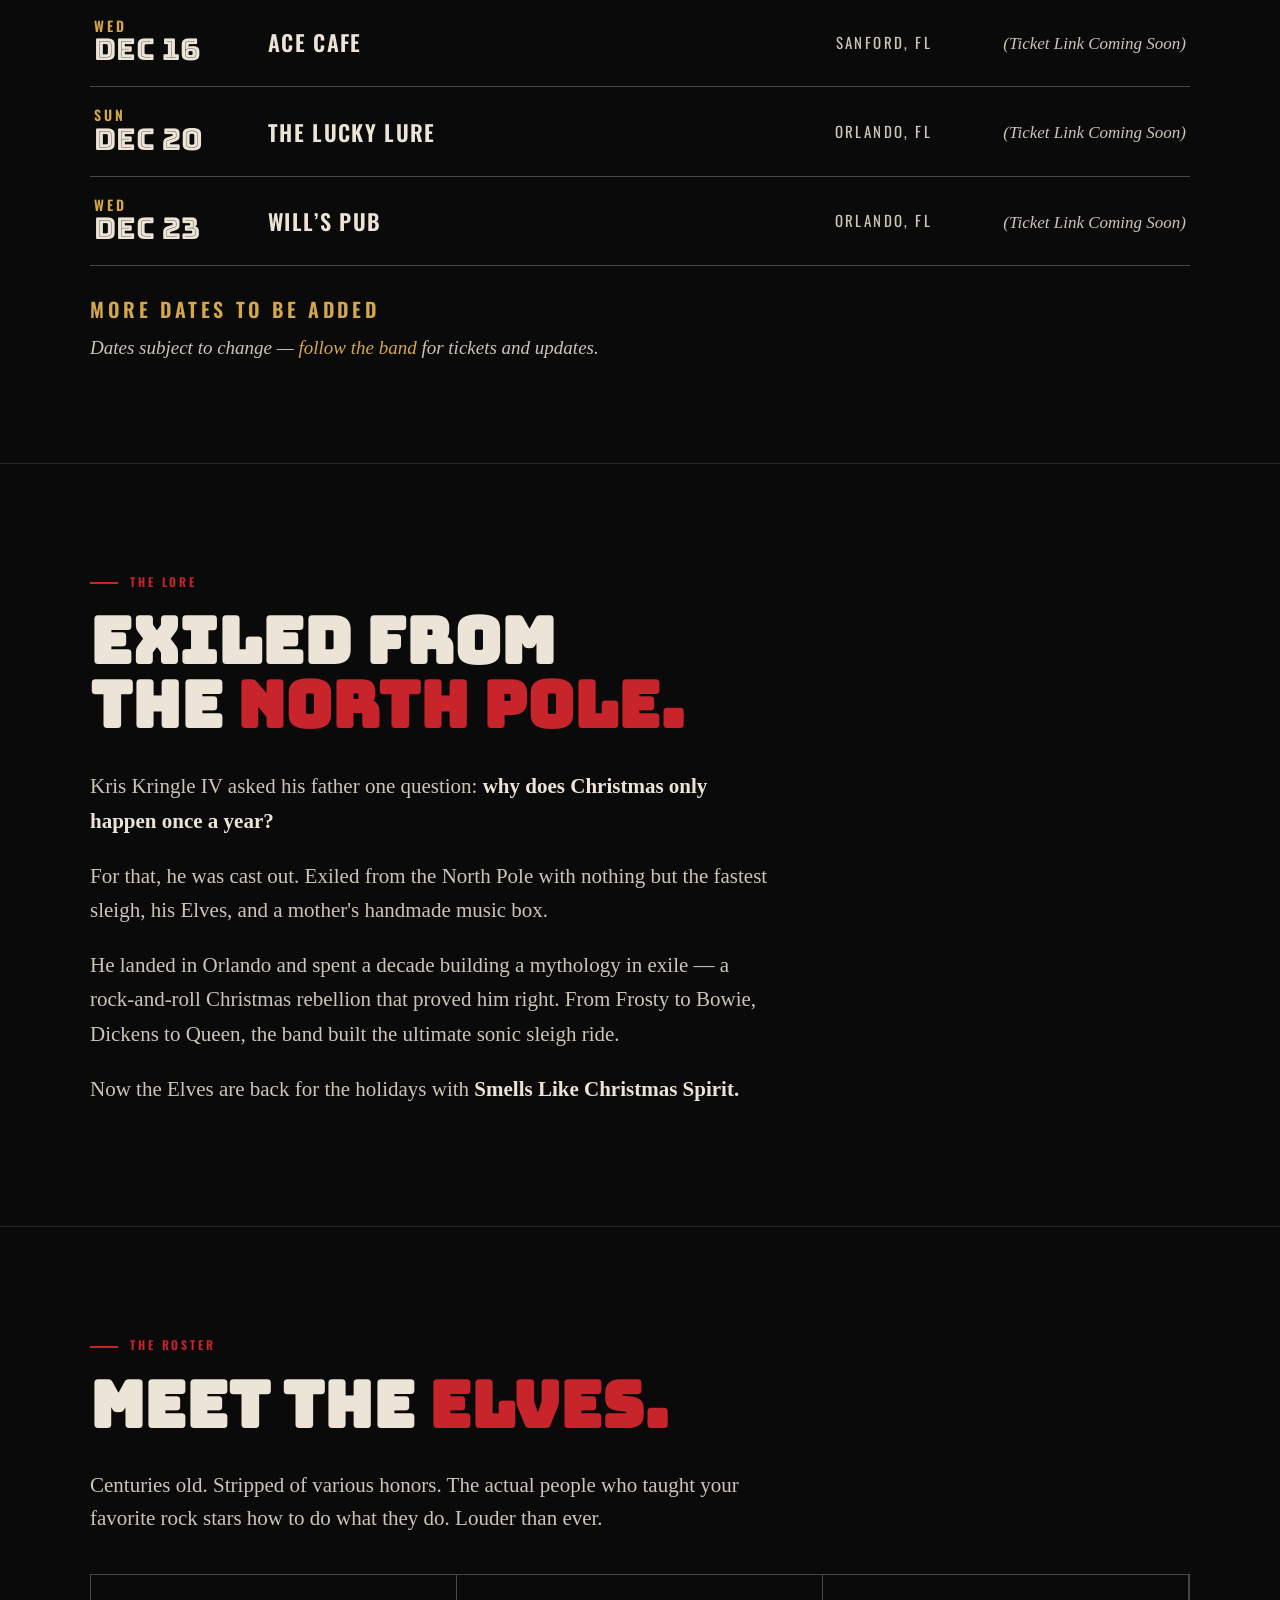
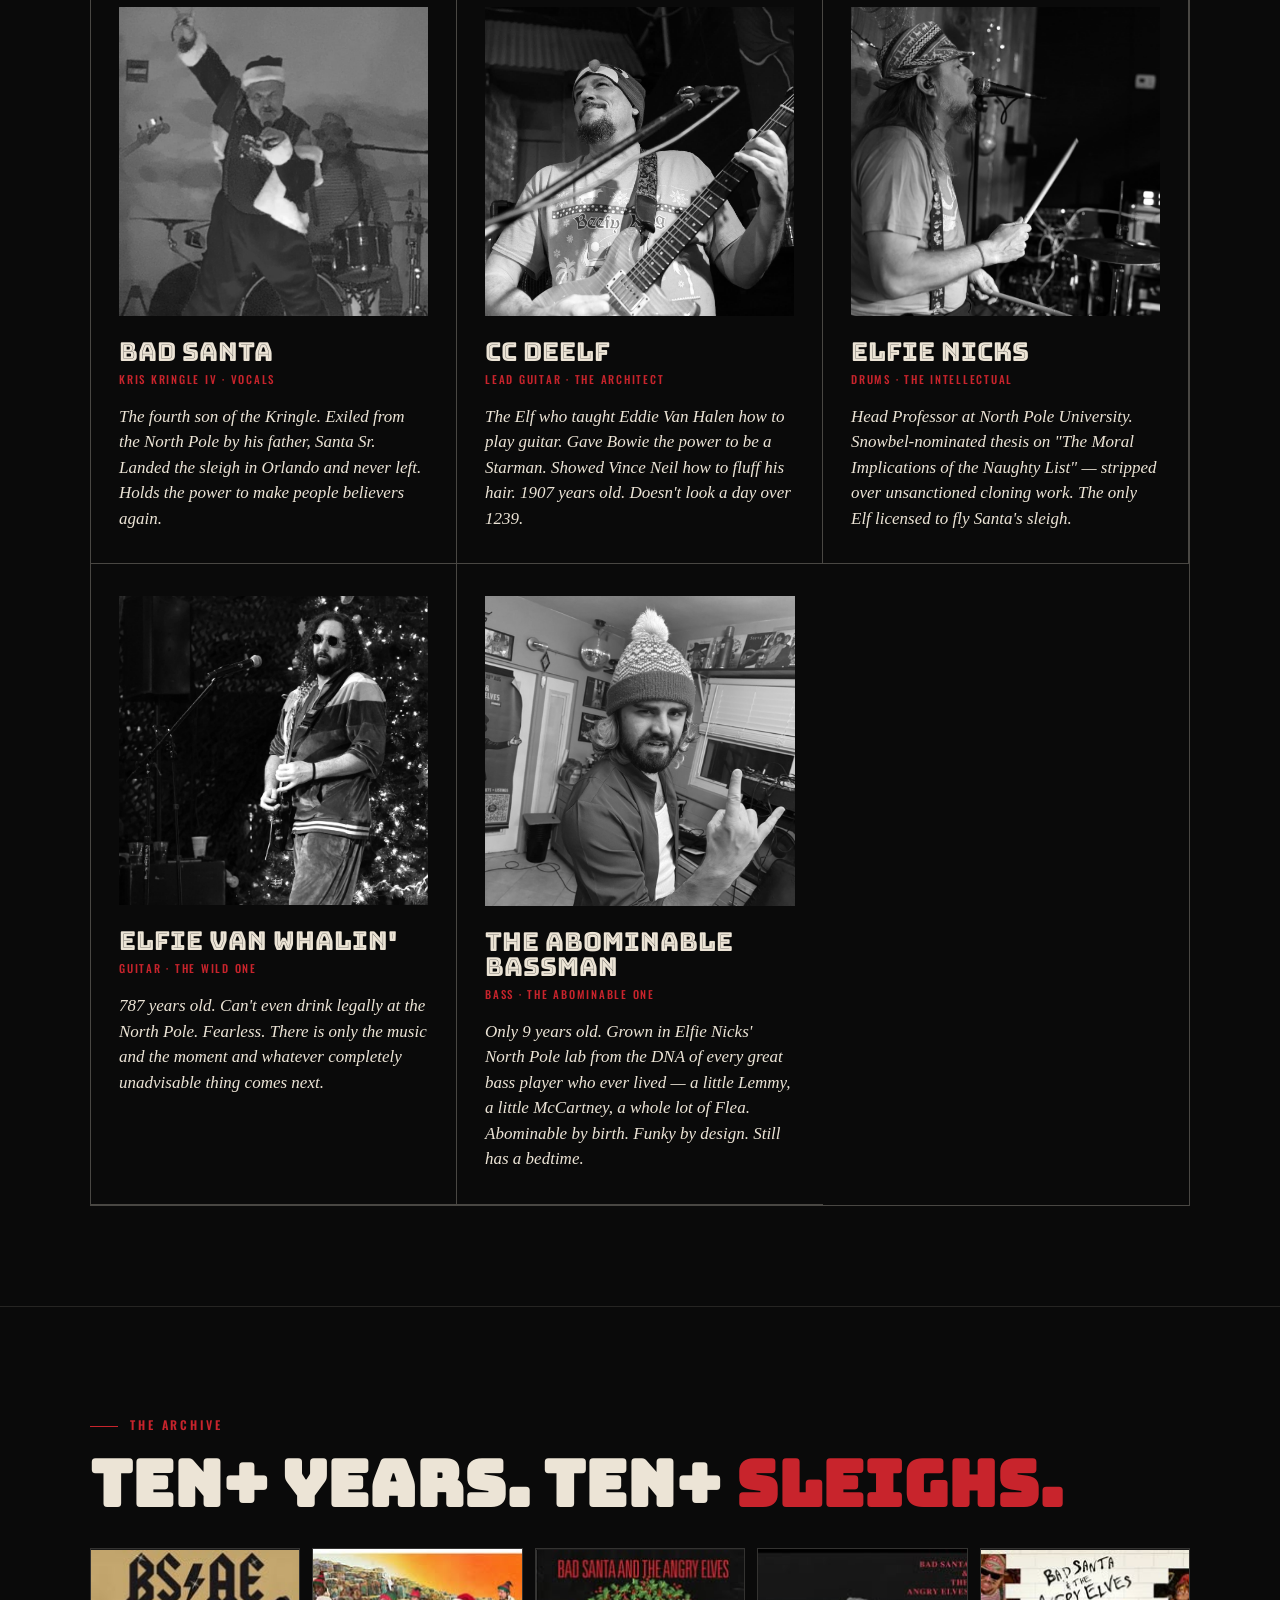
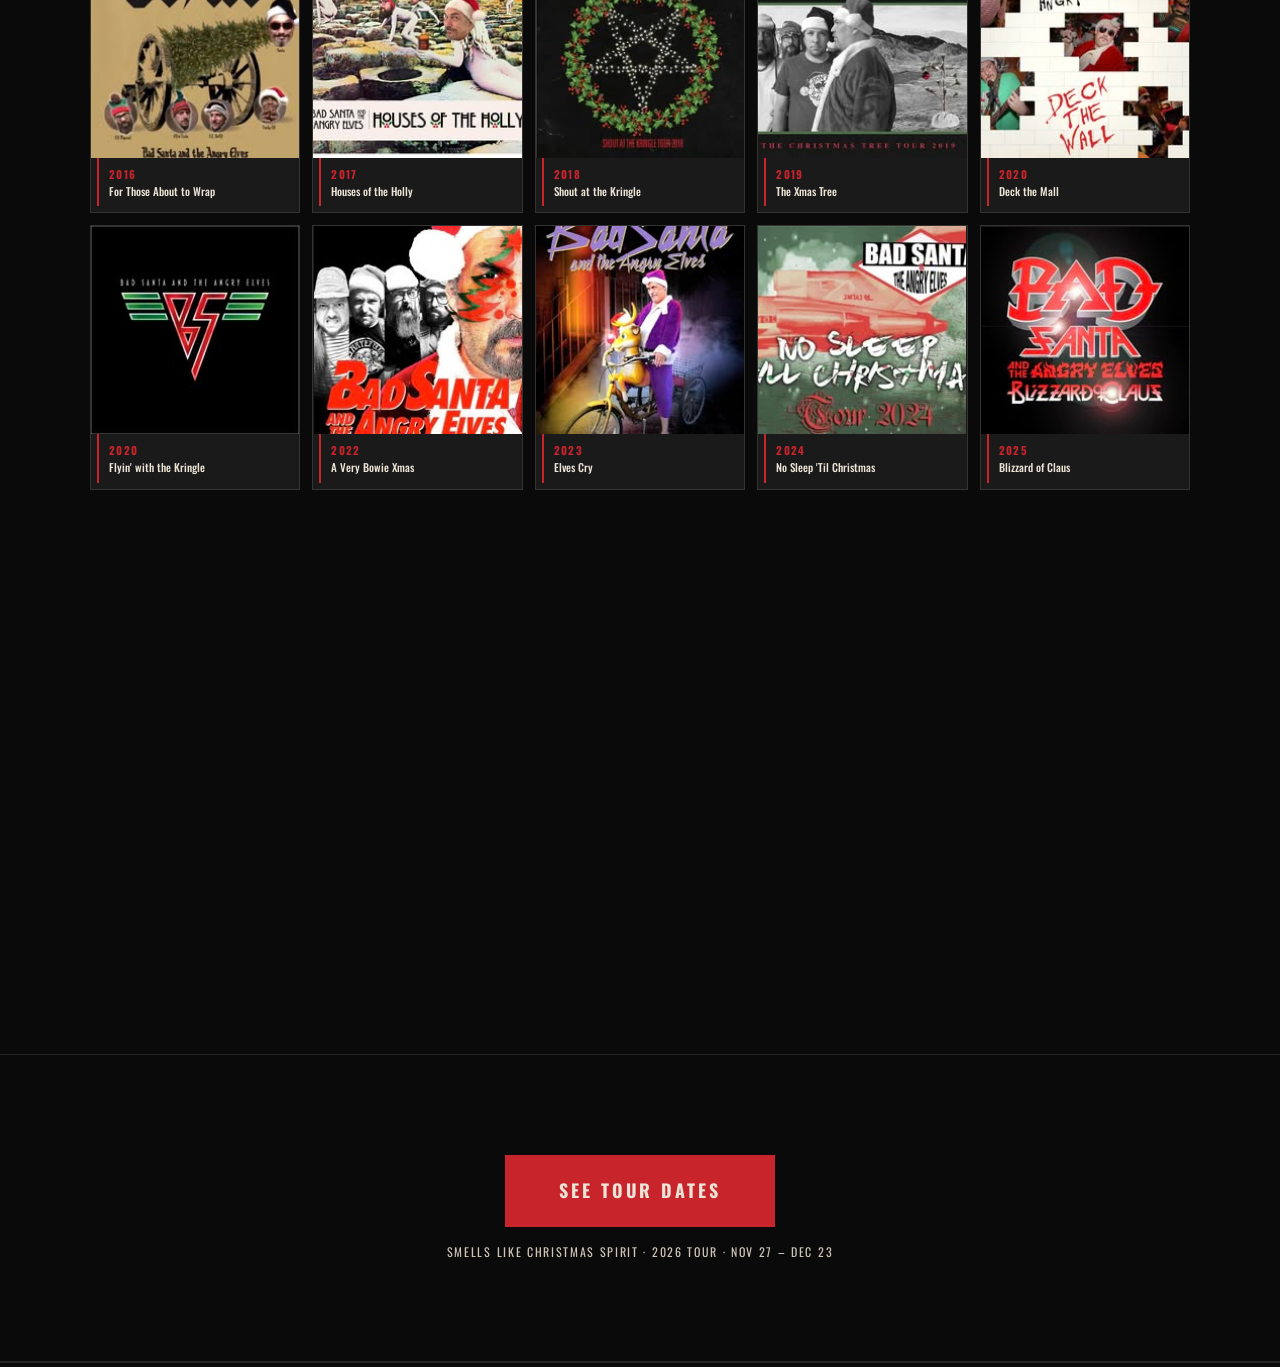
<file: shows.html>
<!DOCTYPE html>
<html lang="en">
<head>
<meta charset="UTF-8">
<meta name="viewport" content="width=device-width, initial-scale=1.0">
<title>Shows — Bad Santa and the Angry Elves</title>
<meta http-equiv="refresh" content="0; url=index.html#tickets">
<link rel="canonical" href="https://badsantaandtheangryelves.com/#tickets">
</head>
<body>
<p>Redirecting to <a href="index.html#tickets">tickets</a>…</p>
</body>
</html>
</file>
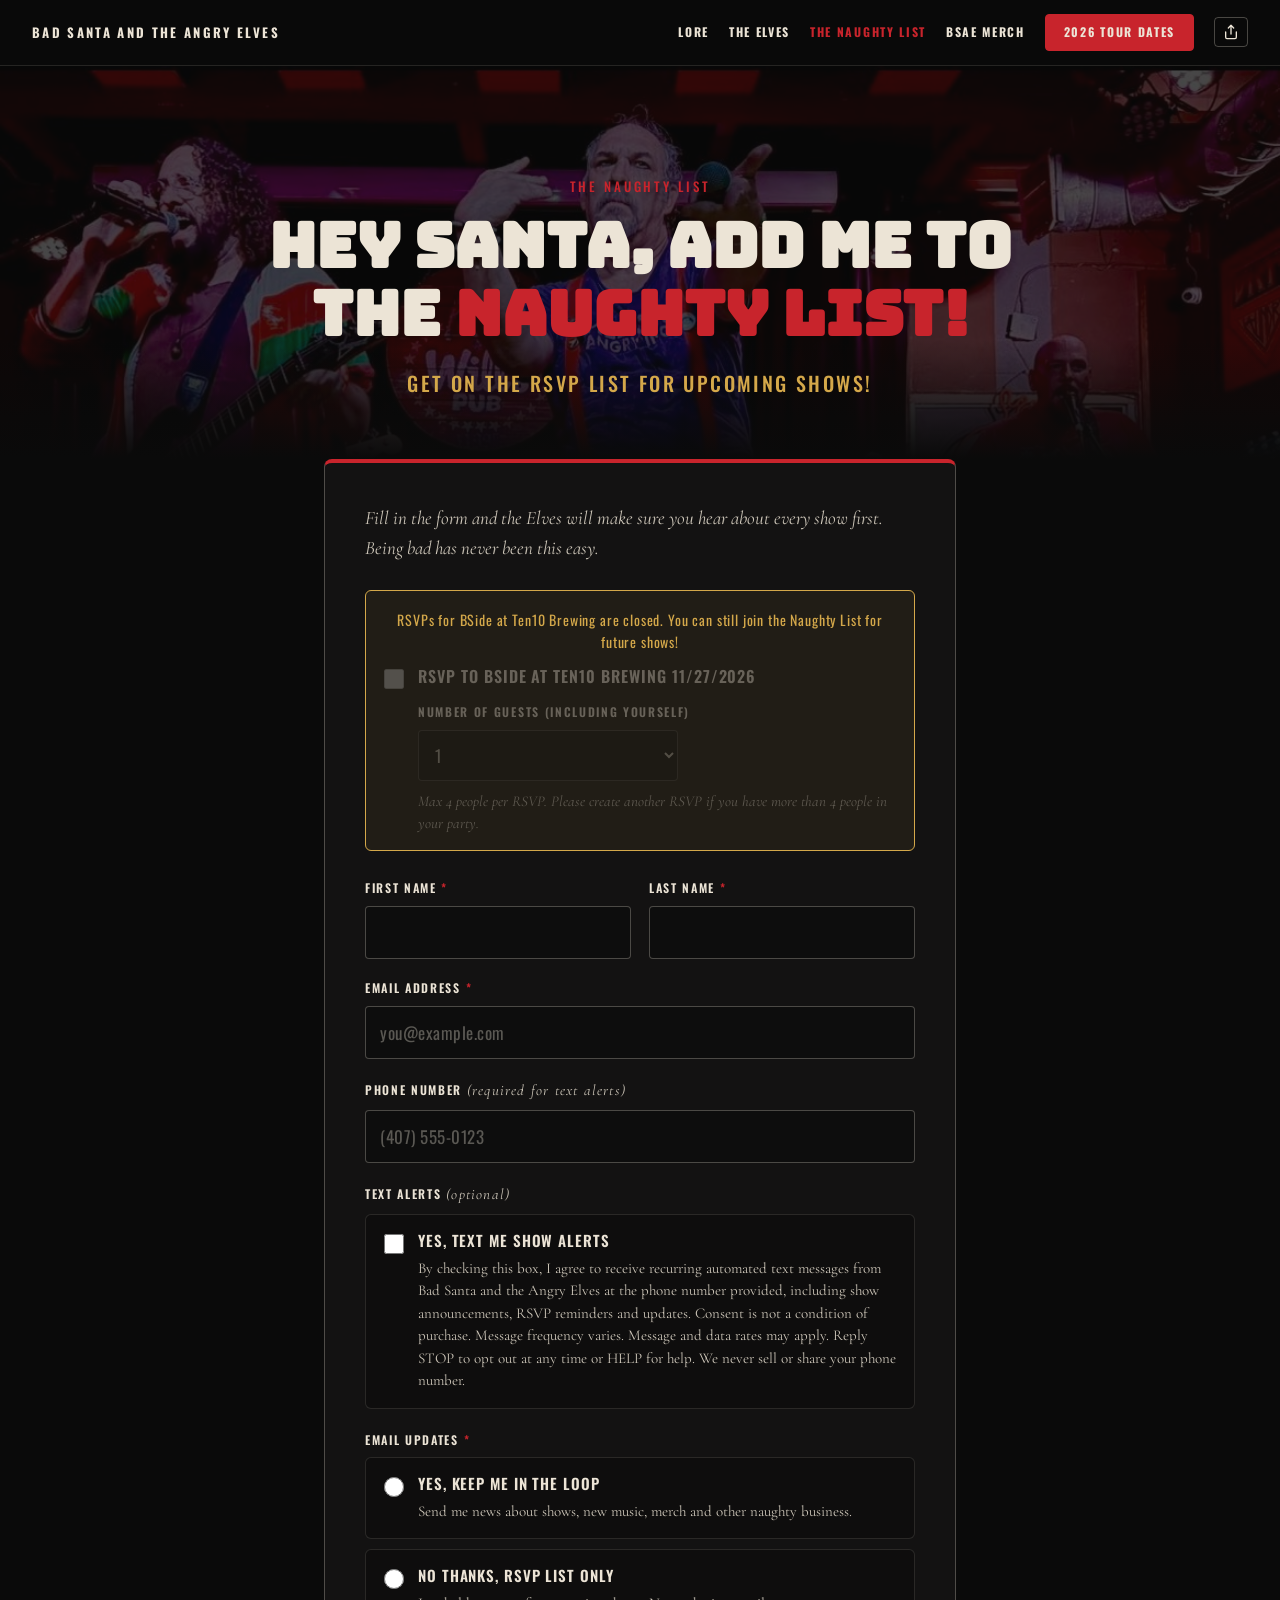
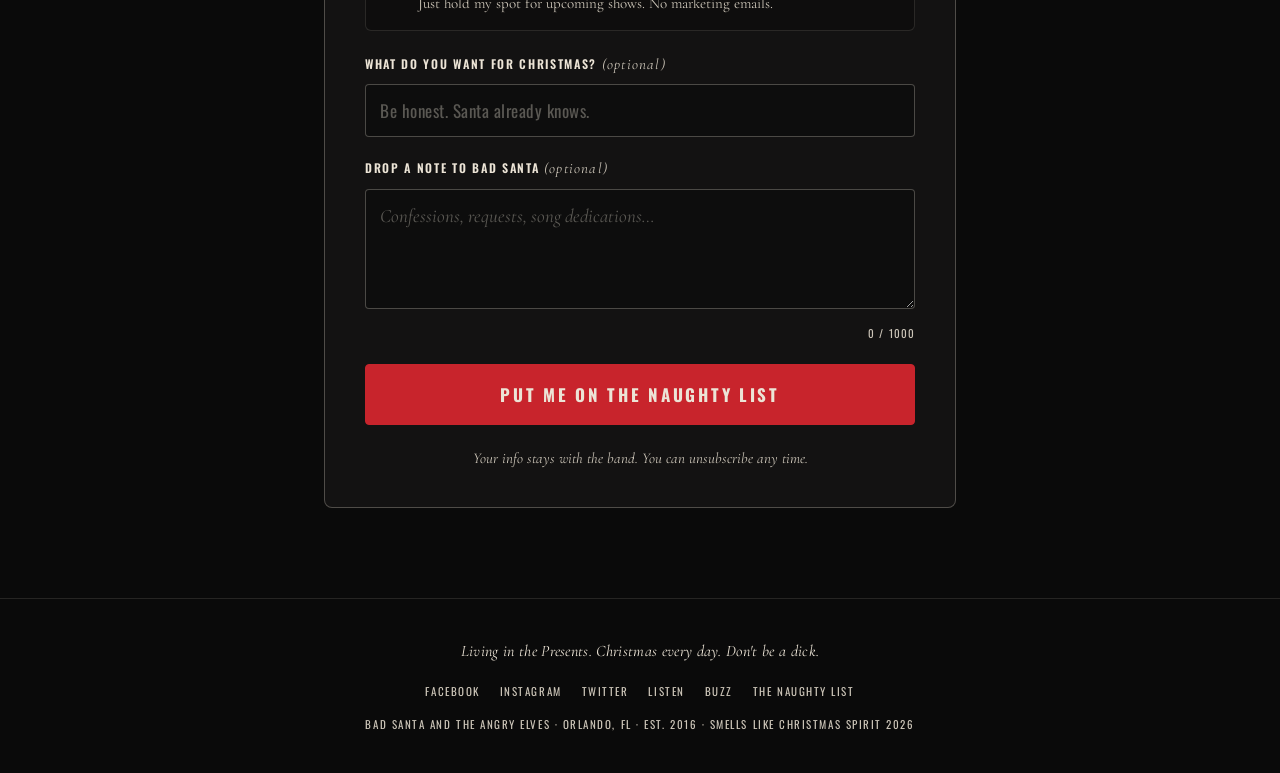
<file: thenaughtylist.html>
<!DOCTYPE html>
<html lang="en">
<head>
<meta charset="UTF-8">
<meta name="viewport" content="width=device-width, initial-scale=1.0">
<title>The Naughty List — Bad Santa and the Angry Elves | RSVP for Upcoming Shows</title>
<meta name="description" content="Hey Santa, add me to the Naughty List! Get on the RSVP list for upcoming Bad Santa and the Angry Elves shows.">

<!-- Open Graph / Facebook -->
<meta property="og:type" content="website">
<meta property="og:url" content="https://badsantaandtheangryelves.com/thenaughtylist">
<meta property="og:title" content="The Naughty List — Bad Santa and the Angry Elves">
<meta property="og:description" content="Get on the RSVP list for upcoming shows.">
<meta property="og:image" content="https://badsantaandtheangryelves.com/media/hero-band.jpg">

<!-- Twitter -->
<meta name="twitter:card" content="summary_large_image">
<meta name="twitter:title" content="The Naughty List — Bad Santa and the Angry Elves">
<meta name="twitter:description" content="Get on the RSVP list for upcoming shows.">
<meta name="twitter:image" content="https://badsantaandtheangryelves.com/media/hero-band.jpg">

<link rel="icon" type="image/jpeg" href="media/bs-icon.jpg">
<link rel="apple-touch-icon" href="media/bs-icon.jpg">
<link rel="stylesheet" href="includes.css">
<link rel="preconnect" href="https://fonts.googleapis.com">
<link rel="preconnect" href="https://fonts.gstatic.com" crossorigin>
<link href="https://fonts.googleapis.com/css2?family=Bungee+Inline&family=Oswald:wght@400;500;600;700&family=Cormorant+Garamond:ital,wght@0,400;0,500;0,600;1,400&display=swap" rel="stylesheet">
<style>
  :root {
    --black: #0a0a0a;
    --bone: #ece4d6;
    --bone-dim: #ccc5b8;
    --blood: #c8242c;
    --blood-dark: #8a161c;
    --holly: #1f5f3a;
    --gold: #d4a84a;
    --line: rgba(236, 228, 214, 0.12);
    --line-strong: rgba(236, 228, 214, 0.28);
  }
  * { box-sizing: border-box; margin: 0; padding: 0; }
  html { scroll-behavior: smooth; }
  body {
    background: var(--black);
    color: var(--bone);
    font-family: 'Cormorant Garamond', Georgia, serif;
    font-size: 21px;
    line-height: 1.55;
    -webkit-font-smoothing: antialiased;
    overflow-x: hidden;
  }
  a { color: var(--blood); text-decoration: none; transition: color 0.2s; }
  a:hover { color: var(--bone); }
  ::selection { background: var(--blood); color: var(--bone); }

  /* ---------- HERO ---------- */
  .hero {
    position: relative;
    padding: 110px 40px 60px;
    text-align: center;
  }
  .hero-img {
    position: absolute; inset: 0;
    background: url('media/hero-band.jpg') top center/cover no-repeat;
    background-color: #1a1a1a;
    opacity: 0.25;
  }
  .hero::after {
    content: '';
    position: absolute; left: 0; right: 0; bottom: 0; height: 120px;
    background: linear-gradient(to bottom, rgba(10,10,10,0), var(--black));
  }
  .hero-content {
    position: relative;
    z-index: 2;
    max-width: 860px;
    margin: 0 auto;
  }
  .hero-label {
    font-family: 'Oswald', sans-serif;
    font-weight: 500;
    text-transform: uppercase;
    letter-spacing: 0.22em;
    font-size: 13px;
    color: var(--blood);
    margin-bottom: 16px;
  }
  .hero h1 {
    font-family: 'Bungee Inline', 'Oswald', sans-serif;
    font-size: clamp(34px, 6vw, 62px);
    line-height: 1.1;
    color: var(--bone);
    margin-bottom: 20px;
  }
  .hero h1 em { font-style: normal; color: var(--blood); }
  .hero p {
    font-family: 'Oswald', sans-serif;
    font-weight: 500;
    text-transform: uppercase;
    letter-spacing: 0.12em;
    font-size: clamp(16px, 2.2vw, 20px);
    color: var(--gold);
  }

  /* ---------- FORM CARD ---------- */
  .list-wrap {
    position: relative;
    z-index: 3;
    max-width: 680px;
    margin: 0 auto;
    padding: 0 24px 90px;
  }
  .card {
    background: rgba(236, 228, 214, 0.04);
    border: 1px solid var(--line-strong);
    border-top: 4px solid var(--blood);
    border-radius: 8px;
    padding: 40px 40px 36px;
  }
  .card-intro {
    font-size: 19px;
    color: var(--bone-dim);
    margin-bottom: 28px;
    font-style: italic;
  }
  .row { display: grid; grid-template-columns: 1fr 1fr; gap: 18px; }
  .field { margin-bottom: 20px; }
  label.lbl, .legend {
    display: block;
    font-family: 'Oswald', sans-serif;
    font-weight: 600;
    text-transform: uppercase;
    letter-spacing: 0.14em;
    font-size: 12px;
    color: var(--bone);
    margin-bottom: 8px;
  }
  .req { color: var(--blood); }
  .opt { color: var(--bone-dim); font-weight: 400; letter-spacing: 0.08em; text-transform: none; font-family: 'Cormorant Garamond', Georgia, serif; font-style: italic; font-size: 15px; }
  input[type="text"], input[type="email"], input[type="tel"] {
    width: 100%;
    background: rgba(10, 10, 10, 0.6);
    border: 1px solid var(--line-strong);
    border-radius: 4px;
    color: var(--bone);
    font-family: 'Oswald', sans-serif;
    font-size: 17px;
    letter-spacing: 0.03em;
    padding: 13px 14px;
    transition: border-color 0.2s, box-shadow 0.2s;
  }
  textarea {
    width: 100%;
    min-height: 120px;
    resize: vertical;
    background: rgba(10, 10, 10, 0.6);
    border: 1px solid var(--line-strong);
    border-radius: 4px;
    color: var(--bone);
    font-family: 'Cormorant Garamond', Georgia, serif;
    font-size: 19px;
    line-height: 1.45;
    padding: 12px 14px;
    transition: border-color 0.2s, box-shadow 0.2s;
  }
  textarea:focus { outline: none; border-color: var(--gold); box-shadow: 0 0 0 3px rgba(212, 168, 74, 0.18); }
  textarea::placeholder { color: rgba(236, 228, 214, 0.35); font-style: italic; }
  .count {
    margin-top: 6px;
    text-align: right;
    font-family: 'Oswald', sans-serif;
    font-size: 11px;
    letter-spacing: 0.1em;
    color: var(--bone-dim);
  }
  input::placeholder { color: rgba(236, 228, 214, 0.35); }
  input:focus {
    outline: none;
    border-color: var(--gold);
    box-shadow: 0 0 0 3px rgba(212, 168, 74, 0.18);
  }
  .field.invalid input { border-color: var(--blood); }
  .err {
    display: none;
    font-family: 'Oswald', sans-serif;
    font-size: 12px;
    letter-spacing: 0.06em;
    color: #ff6b70;
    margin-top: 6px;
  }
  .field.invalid .err { display: block; }

  /* Checkbox / radio blocks */
  fieldset { border: none; margin: 0 0 22px; padding: 0; }
  .choice {
    display: flex;
    gap: 14px;
    align-items: flex-start;
    background: rgba(10, 10, 10, 0.45);
    border: 1px solid var(--line);
    border-radius: 6px;
    padding: 16px 18px;
    cursor: pointer;
    transition: border-color 0.2s;
  }
  .choice + .choice { margin-top: 10px; }
  .choice:hover { border-color: var(--line-strong); }
  .choice:has(input:checked) { border-color: var(--gold); }
  .choice input {
    flex: 0 0 auto;
    width: 20px; height: 20px;
    margin-top: 3px;
    accent-color: var(--blood);
    cursor: pointer;
  }
  .choice-title {
    font-family: 'Oswald', sans-serif;
    font-weight: 600;
    font-size: 15px;
    letter-spacing: 0.06em;
    text-transform: uppercase;
    color: var(--bone);
    line-height: 1.3;
    display: block;
  }
  .choice-fine {
    display: block;
    font-size: 15px;
    line-height: 1.5;
    color: var(--bone-dim);
    margin-top: 6px;
  }
  fieldset.invalid .choice { border-color: var(--blood); }
  fieldset.invalid .err { display: block; }

  /* Show RSVP block */
  .show-rsvp {
    border: 1px solid var(--gold);
    border-radius: 6px;
    background: rgba(212, 168, 74, 0.07);
    padding: 18px 18px 16px;
    margin-bottom: 28px;
  }
  .show-rsvp .choice { background: transparent; border: none; padding: 0; }
  .show-rsvp .choice-title { font-size: 16px; }
  .guests {
    margin: 14px 0 0 34px;
    transition: opacity 0.2s;
  }
  .guests.disabled { opacity: 0.35; }
  /* RSVP countdown */
  .rsvp-countdown {
    display: flex;
    flex-direction: column;
    align-items: center;
    text-align: center;
    gap: 10px;
    padding-bottom: 16px;
    margin-bottom: 16px;
    border-bottom: 1px solid rgba(212, 168, 74, 0.35);
  }
  .cd-label {
    font-family: 'Oswald', sans-serif;
    font-weight: 600;
    font-size: 13px;
    letter-spacing: 0.14em;
    text-transform: uppercase;
    color: var(--gold);
  }
  .cd-clock { display: flex; justify-content: center; gap: 8px; }
  .cd-unit {
    min-width: 58px;
    text-align: center;
    background: rgba(10, 10, 10, 0.6);
    border: 1px solid var(--line-strong);
    border-radius: 4px;
    padding: 6px 6px 5px;
  }
  .cd-unit b {
    display: block;
    font-family: 'Oswald', sans-serif;
    font-weight: 700;
    font-size: 24px;
    line-height: 1.1;
    color: var(--bone);
    font-variant-numeric: tabular-nums;
  }
  .cd-unit span {
    display: block;
    font-family: 'Oswald', sans-serif;
    font-size: 10px;
    letter-spacing: 0.14em;
    text-transform: uppercase;
    color: var(--bone-dim);
  }
  .rsvp-countdown.urgent .cd-unit b { color: var(--blood); }
  .rsvp-countdown[hidden] { display: none; }
  .rsvp-closed {
    text-align: center;
    font-family: 'Oswald', sans-serif;
    font-size: 14px;
    letter-spacing: 0.06em;
    color: var(--gold);
    margin-bottom: 14px;
  }
  .show-rsvp.closed .choice,
  .show-rsvp.closed .guests { opacity: 0.35; pointer-events: none; }
  @media (max-width: 640px) {
    .cd-clock { width: 100%; }
    .cd-unit { flex: 1; min-width: 0; }
  }

  .guests-note {
    margin-top: 10px;
    font-size: 15px;
    line-height: 1.45;
    font-style: italic;
    color: var(--bone-dim);
  }
  .guests.disabled select { cursor: not-allowed; }
  .guests select {
    width: 100%;
    max-width: 260px;
    background: rgba(10, 10, 10, 0.6);
    border: 1px solid var(--line-strong);
    border-radius: 4px;
    color: var(--bone);
    font-family: 'Oswald', sans-serif;
    font-size: 17px;
    padding: 11px 12px;
    cursor: pointer;
  }
  .guests select:focus { outline: none; border-color: var(--gold); box-shadow: 0 0 0 3px rgba(212, 168, 74, 0.18); }
  @media (max-width: 640px) { .guests { margin-left: 0; } .guests select { max-width: none; } }

  /* Honeypot — hidden from humans, irresistible to bots */
  .hp { position: absolute !important; left: -9999px !important; width: 1px; height: 1px; overflow: hidden; }

  .turnstile-slot { margin: 6px 0 22px; min-height: 0; }

  .submit {
    width: 100%;
    background: var(--blood);
    color: var(--bone);
    border: 1px solid var(--blood);
    border-radius: 4px;
    padding: 17px 20px;
    font-family: 'Oswald', sans-serif;
    font-weight: 700;
    font-size: 17px;
    letter-spacing: 0.16em;
    text-transform: uppercase;
    cursor: pointer;
    transition: background 0.2s, color 0.2s, opacity 0.2s;
  }
  .submit:hover { background: transparent; color: var(--blood); }
  .submit:disabled { opacity: 0.6; cursor: wait; }
  .form-msg {
    display: none;
    margin-top: 16px;
    font-family: 'Oswald', sans-serif;
    font-size: 14px;
    letter-spacing: 0.04em;
    color: #ff6b70;
    text-align: center;
  }
  .form-msg.show { display: block; }
  .privacy-note {
    margin-top: 22px;
    font-size: 15px;
    color: var(--bone-dim);
    text-align: center;
    font-style: italic;
  }

  /* ---------- THANK YOU ---------- */
  .thanks { display: none; text-align: center; padding: 20px 0 8px; }
  .thanks.show { display: block; }
  .thanks h2 {
    font-family: 'Bungee Inline', 'Oswald', sans-serif;
    font-size: clamp(30px, 5vw, 44px);
    line-height: 1.15;
    margin-bottom: 16px;
  }
  .thanks h2 em { font-style: normal; color: var(--blood); }
  .thanks p { color: var(--bone-dim); font-size: 20px; margin-bottom: 26px; }
  .thanks .home-btn {
    display: inline-block;
    background: var(--blood);
    color: var(--bone);
    border: 1px solid var(--blood);
    border-radius: 4px;
    padding: 14px 28px;
    font-family: 'Oswald', sans-serif;
    font-weight: 700;
    font-size: 15px;
    letter-spacing: 0.16em;
    text-transform: uppercase;
  }
  .thanks .home-btn:hover { background: transparent; color: var(--blood); }
  .thanks .countdown {
    margin-top: 16px;
    font-family: 'Oswald', sans-serif;
    font-size: 12px;
    letter-spacing: 0.14em;
    text-transform: uppercase;
    color: var(--bone-dim);
  }

  /* ---------- RESPONSIVE ---------- */
  @media (max-width: 640px) {
    .hero { padding: 80px 22px 44px; }
    .card { padding: 30px 22px 28px; }
    .row { grid-template-columns: 1fr; gap: 0; }
  }
</style>
</head>
<body>

<div id="site-nav"></div>

<!-- HERO -->
<div class="hero">
  <div class="hero-img"></div>
  <div class="hero-content">
    <div class="hero-label">The Naughty List</div>
    <h1>Hey Santa, Add Me to the <em>Naughty List!</em></h1>
    <p>Get on the RSVP List for upcoming shows!</p>
  </div>
</div>

<!-- FORM -->
<div class="list-wrap">
  <div class="card">

    <form id="naughty-form" novalidate>
      <p class="card-intro">Fill in the form and the Elves will make sure you hear about every show first. Being bad has never been this easy.</p>

      <!-- SHOW RSVP -->
      <fieldset class="show-rsvp" id="rsvp-set">
        <div class="rsvp-countdown" id="rsvp-countdown" aria-live="off">
          <span class="cd-label">RSVPs close Thu 11/26 at midnight</span>
          <div class="cd-clock" role="timer" aria-label="Time left to RSVP">
            <div class="cd-unit"><b id="cd-d">0</b><span>Days</span></div>
            <div class="cd-unit"><b id="cd-h">00</b><span>Hrs</span></div>
            <div class="cd-unit"><b id="cd-m">00</b><span>Min</span></div>
            <div class="cd-unit"><b id="cd-s">00</b><span>Sec</span></div>
          </div>
        </div>
        <p class="rsvp-closed" id="rsvp-closed" hidden>RSVPs for BSide at Ten10 Brewing are closed. You can still join the Naughty List for future shows!</p>
        <label class="choice" for="rsvp">
          <input type="checkbox" id="rsvp" name="rsvp" value="yes" checked>
          <span>
            <span class="choice-title">RSVP to BSide at Ten10 Brewing 11/27/2026</span>
          </span>
        </label>
        <div class="guests" id="guests-wrap">
          <label class="lbl" for="guests">Number of guests (including yourself)</label>
          <select id="guests" name="guests">
            <option value="1" selected>1</option>
            <option value="2">2</option>
            <option value="3">3</option>
            <option value="4">4</option>
          </select>
          <p class="guests-note">Max 4 people per RSVP. Please create another RSVP if you have more than 4 people in your party.</p>
        </div>
      </fieldset>

      <div class="row">
        <div class="field" data-field="firstName">
          <label class="lbl" for="firstName">First Name <span class="req">*</span></label>
          <input type="text" id="firstName" name="firstName" autocomplete="given-name" maxlength="60" required>
          <div class="err">Santa needs your first name.</div>
        </div>
        <div class="field" data-field="lastName">
          <label class="lbl" for="lastName">Last Name <span class="req">*</span></label>
          <input type="text" id="lastName" name="lastName" autocomplete="family-name" maxlength="60" required>
          <div class="err">And your last name.</div>
        </div>
      </div>

      <div class="field" data-field="email">
        <label class="lbl" for="email">Email Address <span class="req">*</span></label>
        <input type="email" id="email" name="email" autocomplete="email" maxlength="120" placeholder="you@example.com" required>
        <div class="err">Enter a valid email address.</div>
      </div>

      <div class="field" data-field="phone">
        <label class="lbl" for="phone">Phone Number <span class="opt" id="phone-hint">(required for text alerts)</span></label>
        <input type="tel" id="phone" name="phone" autocomplete="tel" maxlength="20" placeholder="(407) 555-0123">
        <div class="err">Enter a valid phone number, including area code.</div>
      </div>

      <!-- SMS OPT-IN (optional, unchecked by default) -->
      <fieldset id="sms-set">
        <span class="legend">Text Alerts <span class="opt">(optional)</span></span>
        <label class="choice" for="smsOptIn">
          <input type="checkbox" id="smsOptIn" name="smsOptIn" value="yes">
          <span>
            <span class="choice-title">Yes, text me show alerts</span>
            <span class="choice-fine" id="sms-consent-text">By checking this box, I agree to receive recurring automated text messages from Bad Santa and the Angry Elves at the phone number provided, including show announcements, RSVP reminders and updates. Consent is not a condition of purchase. Message frequency varies. Message and data rates may apply. Reply STOP to opt out at any time or HELP for help. We never sell or share your phone number.</span>
          </span>
        </label>
      </fieldset>

      <!-- MARKETING OPT-IN / OPT-OUT -->
      <fieldset id="mkt-set">
        <span class="legend">Email Updates <span class="req">*</span></span>
        <label class="choice" for="mktYes">
          <input type="radio" id="mktYes" name="marketing" value="yes">
          <span>
            <span class="choice-title">Yes, keep me in the loop</span>
            <span class="choice-fine">Send me news about shows, new music, merch and other naughty business.</span>
          </span>
        </label>
        <label class="choice" for="mktNo">
          <input type="radio" id="mktNo" name="marketing" value="no">
          <span>
            <span class="choice-title">No thanks, RSVP list only</span>
            <span class="choice-fine">Just hold my spot for upcoming shows. No marketing emails.</span>
          </span>
        </label>
        <div class="err">Pick one so the Elves know how naughty to be.</div>
      </fieldset>

      <!-- DEAR SANTA (optional) -->
      <div class="field" data-field="wish">
        <label class="lbl" for="wish">What do you want for Christmas? <span class="opt">(optional)</span></label>
        <input type="text" id="wish" name="wish" maxlength="200" autocomplete="off" placeholder="Be honest. Santa already knows.">
      </div>

      <div class="field" data-field="note">
        <label class="lbl" for="note">Drop a note to Bad Santa <span class="opt">(optional)</span></label>
        <textarea id="note" name="note" maxlength="1000" placeholder="Confessions, requests, song dedications…"></textarea>
        <div class="count"><span id="note-count">0</span> / 1000</div>
      </div>

      <!-- Bot trap: humans never see this field -->
      <div class="hp" aria-hidden="true">
        <label for="website">Leave this field empty</label>
        <input type="text" id="website" name="website" tabindex="-1" autocomplete="off">
      </div>

      <!-- Optional Cloudflare Turnstile widget renders here if a site key is set -->
      <div class="turnstile-slot" id="turnstile-slot"></div>

      <button type="submit" class="submit" id="submit-btn">Put Me on the Naughty List</button>
      <div class="form-msg" id="form-msg" role="alert"></div>

      <p class="privacy-note">Your info stays with the band. You can unsubscribe any time.</p>
    </form>

    <!-- THANK YOU -->
    <div class="thanks" id="thanks" aria-live="polite">
      <h2>You're <em>Officially Naughty.</em></h2>
      <p>Thanks, <span id="thanks-name">friend</span>! You're on the RSVP list. Santa's watching, and the Elves will be in touch about upcoming shows.<span id="thanks-rsvp"></span></p>
      <a href="index.html" class="home-btn">Back to the North Pole</a>
      <div class="countdown">Heading home in <span id="countdown">6</span>…</div>
    </div>

  </div>
</div>

<div id="site-footer"></div>

<script src="includes.js"></script>
<script>
(function () {
  /* ==============================================
     CONFIG
     ENDPOINT: paste the Google Apps Script Web App URL
               (ends in /exec) after you deploy it.
     TURNSTILE_SITE_KEY: optional Cloudflare Turnstile
               site key for an extra bot check. Leave
               blank to use the built-in checks only.
     ============================================== */
  var ENDPOINT = 'https://script.google.com/macros/s/AKfycbyGKtzYbz_8sSbxTsoNddHdBARxmZ8C-oSIHX1LD_QFa27z4ljGOjBQbMZg8wCJR56cBg/exec';
  var TURNSTILE_SITE_KEY = '';
  var REDIRECT_SECONDS = 6;

  var form = document.getElementById('naughty-form');
  var btn = document.getElementById('submit-btn');
  var msg = document.getElementById('form-msg');
  var loadedAt = Date.now();
  var interacted = false;

  ['keydown', 'pointerdown', 'touchstart'].forEach(function (ev) {
    document.addEventListener(ev, function () { interacted = true; }, { once: true, passive: true });
  });

  /* --- Optional Turnstile --- */
  if (TURNSTILE_SITE_KEY) {
    var s = document.createElement('script');
    s.src = 'https://challenges.cloudflare.com/turnstile/v0/api.js';
    s.async = true; s.defer = true;
    document.head.appendChild(s);
    var slot = document.getElementById('turnstile-slot');
    slot.innerHTML = '<div class="cf-turnstile" data-sitekey="' + TURNSTILE_SITE_KEY + '" data-theme="dark"></div>';
  }

  /* --- Helpers --- */
  function val(id) { return (document.getElementById(id).value || '').trim(); }
  function setInvalid(name, bad) {
    var el = document.querySelector('[data-field="' + name + '"]');
    if (el) el.classList.toggle('invalid', bad);
  }
  function digits(s) { return s.replace(/\D/g, ''); }
  function showError(text) { msg.textContent = text; msg.classList.add('show'); }

  /* Phone hint follows the SMS box */
  var sms = document.getElementById('smsOptIn');
  var phoneInput = document.getElementById('phone');
  sms.addEventListener('change', function () {
    phoneInput.required = sms.checked;
    document.getElementById('phone-hint').innerHTML = sms.checked
      ? '<span class="req">*</span> <span class="opt">(required for text alerts)</span>'
      : '(required for text alerts)';
  });

  /* Grey out guest count when RSVP is unchecked */
  var rsvpBox = document.getElementById('rsvp');
  var guestsSel = document.getElementById('guests');
  var guestsWrap = document.getElementById('guests-wrap');
  function syncGuests() {
    guestsSel.disabled = !rsvpBox.checked;
    guestsWrap.classList.toggle('disabled', !rsvpBox.checked);
  }
  rsvpBox.addEventListener('change', syncGuests);
  syncGuests();

  /* RSVP deadline: end of Thursday 11/26/2026, midnight Eastern (Fri 11/27 05:00 UTC) */
  var RSVP_DEADLINE = Date.UTC(2026, 10, 27, 5, 0, 0);
  var cdBox = document.getElementById('rsvp-countdown');
  var cdTimer = null;
  function pad(n) { return (n < 10 ? '0' : '') + n; }
  function closeRsvp() {
    if (cdTimer) clearInterval(cdTimer);
    cdBox.hidden = true;
    document.getElementById('rsvp-closed').hidden = false;
    document.getElementById('rsvp-set').classList.add('closed');
    rsvpBox.checked = false;
    rsvpBox.disabled = true;
    syncGuests();
  }
  function tick() {
    var left = RSVP_DEADLINE - Date.now();
    if (left <= 0) { closeRsvp(); return; }
    var sec = Math.floor(left / 1000);
    document.getElementById('cd-d').textContent = Math.floor(sec / 86400);
    document.getElementById('cd-h').textContent = pad(Math.floor(sec % 86400 / 3600));
    document.getElementById('cd-m').textContent = pad(Math.floor(sec % 3600 / 60));
    document.getElementById('cd-s').textContent = pad(sec % 60);
    cdBox.classList.toggle('urgent', left < 3 * 3600 * 1000);
  }
  tick();
  if (Date.now() < RSVP_DEADLINE) cdTimer = setInterval(tick, 1000);

  /* Character counter for the note */
  var noteBox = document.getElementById('note');
  noteBox.addEventListener('input', function () {
    document.getElementById('note-count').textContent = noteBox.value.length;
  });

  /* Clear errors as people fix them */
  form.addEventListener('input', function (e) {
    var f = e.target.closest('[data-field]');
    if (f) f.classList.remove('invalid');
    if (e.target.name === 'marketing') document.getElementById('mkt-set').classList.remove('invalid');
    msg.classList.remove('show');
  });
  form.addEventListener('change', function (e) {
    if (e.target.name === 'marketing') document.getElementById('mkt-set').classList.remove('invalid');
  });

  function validate() {
    var ok = true;
    var first = val('firstName'), last = val('lastName'), email = val('email'), phone = val('phone');
    var phoneDigits = digits(phone);

    setInvalid('firstName', !first); if (!first) ok = false;
    setInvalid('lastName', !last); if (!last) ok = false;

    var emailBad = !/^[^\s@]+@[^\s@]+\.[^\s@]{2,}$/.test(email);
    setInvalid('email', emailBad); if (emailBad) ok = false;

    var phoneBad = (sms.checked && phoneDigits.length < 10) || (phone && (phoneDigits.length < 10 || phoneDigits.length > 15));
    setInvalid('phone', phoneBad); if (phoneBad) ok = false;

    var mkt = form.querySelector('input[name="marketing"]:checked');
    document.getElementById('mkt-set').classList.toggle('invalid', !mkt);
    if (!mkt) ok = false;

    if (!ok) {
      var firstBad = form.querySelector('.invalid');
      if (firstBad) firstBad.scrollIntoView({ behavior: 'smooth', block: 'center' });
    }
    return ok;
  }

  function showThanks(firstName) {
    form.style.display = 'none';
    document.getElementById('thanks-name').textContent = firstName || 'friend';
    if (rsvpBox.checked) {
      var n = Number(guestsSel.value);
      document.getElementById('thanks-rsvp').textContent =
        ' See you at BSide at Ten10 Brewing on 11/27, party of ' + n + '!';
    }
    document.getElementById('thanks').classList.add('show');
    window.scrollTo({ top: 0, behavior: 'smooth' });
    var left = REDIRECT_SECONDS;
    var cd = document.getElementById('countdown');
    var t = setInterval(function () {
      left -= 1;
      cd.textContent = left;
      if (left <= 0) { clearInterval(t); window.location.href = 'index.html'; }
    }, 1000);
  }

  form.addEventListener('submit', function (e) {
    e.preventDefault();
    msg.classList.remove('show');
    if (!validate()) return;

    if (!ENDPOINT || ENDPOINT.indexOf('PASTE_') === 0) {
      showError('The Naughty List isn’t connected yet. Please try again soon.');
      return;
    }

    var elapsed = Date.now() - loadedAt;
    var data = new URLSearchParams();
    data.append('firstName', val('firstName'));
    data.append('lastName', val('lastName'));
    data.append('email', val('email'));
    data.append('phone', val('phone'));
    data.append('smsOptIn', sms.checked ? 'yes' : 'no');
    data.append('marketing', form.querySelector('input[name="marketing"]:checked').value);
    data.append('rsvp', rsvpBox.checked ? 'yes' : 'no');
    data.append('guests', rsvpBox.checked ? guestsSel.value : '');
    data.append('wish', val('wish'));
    data.append('note', noteBox.value.trim());
    data.append('website', document.getElementById('website').value); /* honeypot */
    data.append('elapsed', String(elapsed));
    data.append('human', interacted ? '1' : '0');
    data.append('js', 'kringle');
    data.append('page', window.location.href);
    data.append('referrer', document.referrer || '');
    data.append('ua', navigator.userAgent || '');
    if (TURNSTILE_SITE_KEY) {
      var tok = form.querySelector('input[name="cf-turnstile-response"]');
      if (!tok || !tok.value) { showError('Please finish the quick "are you human?" check above.'); return; }
      data.append('turnstileToken', tok.value);
    }

    btn.disabled = true;
    btn.textContent = 'Checking it twice…';

    fetch(ENDPOINT, { method: 'POST', body: data })
      .then(function (r) { return r.json(); })
      .then(function (res) {
        if (res && res.ok) {
          showThanks(val('firstName'));
        } else {
          throw new Error((res && res.error) || 'Something went wrong.');
        }
      })
      .catch(function (err) {
        btn.disabled = false;
        btn.textContent = 'Put Me on the Naughty List';
        if (window.turnstile) { try { window.turnstile.reset(); } catch (x) {} }
        showError((err && err.message && err.message !== 'Failed to fetch')
          ? err.message
          : 'The Elves dropped your form. Check your connection and try again.');
      });
  });
})();
</script>
<!-- Default Statcounter code for Bad Santa https://badsantaandtheangryelves.com -->
<script type="text/javascript">
var sc_project=13286974; var sc_invisible=1; var sc_security="006598c2";
</script>
<script type="text/javascript" src="https://www.statcounter.com/counter/counter.js" async></script>
<noscript><div class="statcounter"><a title="Web Analytics Made Easy - Statcounter" href="https://statcounter.com/" target="_blank"><img class="statcounter" src="https://c.statcounter.com/13286974/0/006598c2/1/" alt="Web Analytics Made Easy - Statcounter" referrerPolicy="no-referrer-when-downgrade"></a></div></noscript>
<!-- End of Statcounter Code -->
</body>
</html>
</file>
<file: includes.css>
/* ========================================
   Bad Santa — Shared Nav & Footer Styles
   ======================================== */

/* ---------- TOP BAR ---------- */
.topbar {
  position: sticky; top: 0; z-index: 50;
  display: flex; justify-content: space-between; align-items: center;
  padding: 14px 32px;
  background: rgba(10, 10, 10, 0.92);
  backdrop-filter: blur(8px);
  border-bottom: 1px solid var(--line);
}
.topbar-brand {
  font-family: 'Oswald', sans-serif;
  font-weight: 700;
  letter-spacing: 0.18em;
  font-size: 13px;
  text-transform: uppercase;
  color: var(--bone);
  text-decoration: none;
}
.topbar-links {
  display: flex;
  align-items: center;
  gap: 20px;
}
.topbar-links a {
  font-family: 'Oswald', sans-serif;
  font-weight: 700;
  letter-spacing: 0.14em;
  font-size: 12px;
  text-transform: uppercase;
  color: var(--bone);
  text-decoration: none;
  transition: color 0.2s;
}
.topbar-links a:hover { color: var(--gold); }
.topbar-links a.active { color: var(--blood); }
.topbar-cta {
  background: var(--blood);
  color: var(--bone);
  padding: 9px 18px;
  font-family: 'Oswald', sans-serif;
  font-weight: 600;
  letter-spacing: 0.14em;
  font-size: 12px;
  text-transform: uppercase;
  border: 1px solid var(--blood);
  transition: all 0.2s;
}
.topbar-cta:hover { background: transparent; color: var(--blood); }

/* ---------- SHARE BUTTON ---------- */
.share-btn {
  background: none;
  border: 1px solid var(--line-strong);
  border-radius: 4px;
  cursor: pointer;
  padding: 6px 8px;
  display: flex;
  align-items: center;
  justify-content: center;
  transition: border-color 0.2s;
  position: relative;
}
.share-btn:hover { border-color: var(--gold); }
.share-btn svg { width: 16px; height: 16px; fill: none; stroke: var(--bone); stroke-width: 2; stroke-linecap: round; stroke-linejoin: round; transition: stroke 0.2s; }
.share-btn:hover svg { stroke: var(--gold); }
.share-toast {
  position: absolute;
  top: 100%;
  right: 0;
  margin-top: 8px;
  background: var(--holly);
  color: var(--bone);
  font-family: 'Oswald', sans-serif;
  font-size: 11px;
  font-weight: 500;
  letter-spacing: 0.1em;
  text-transform: uppercase;
  padding: 6px 12px;
  border-radius: 4px;
  white-space: nowrap;
  opacity: 0;
  transform: translateY(-4px);
  transition: opacity 0.3s, transform 0.3s;
  pointer-events: none;
}
.share-toast.show { opacity: 1; transform: translateY(0); }
.mobile-share-btn {
  background: none;
  border: 1px solid var(--line-strong);
  border-radius: 4px;
  cursor: pointer;
  padding: 12px 28px;
  display: flex;
  align-items: center;
  gap: 10px;
  font-family: 'Oswald', sans-serif;
  font-weight: 700;
  letter-spacing: 0.18em;
  font-size: 20px;
  text-transform: uppercase;
  color: var(--bone);
  transition: border-color 0.2s, color 0.2s;
  margin-top: 8px;
}
.mobile-share-btn:hover { border-color: var(--gold); color: var(--gold); }
.mobile-share-btn svg { width: 20px; height: 20px; fill: none; stroke: currentColor; stroke-width: 2; stroke-linecap: round; stroke-linejoin: round; }

/* ---------- HAMBURGER ---------- */
.hamburger {
  display: none;
  background: none;
  border: none;
  cursor: pointer;
  padding: 4px;
  z-index: 60;
}
.hamburger span {
  display: block;
  width: 22px;
  height: 2px;
  background: var(--bone);
  margin: 5px 0;
  transition: all 0.3s;
}
.hamburger.open span:nth-child(1) { transform: rotate(45deg) translate(5px, 5px); }
.hamburger.open span:nth-child(2) { opacity: 0; }
.hamburger.open span:nth-child(3) { transform: rotate(-45deg) translate(5px, -5px); }

.mobile-menu {
  display: none;
  position: fixed;
  top: 0; left: 0; right: 0; bottom: 0;
  background: rgba(10, 10, 10, 0.97);
  z-index: 55;
  flex-direction: column;
  justify-content: center;
  align-items: center;
  gap: 28px;
}
.mobile-menu.open { display: flex; }
.mobile-menu a {
  font-family: 'Oswald', sans-serif;
  font-weight: 700;
  letter-spacing: 0.18em;
  font-size: 20px;
  text-transform: uppercase;
  color: var(--bone);
  text-decoration: none;
  transition: color 0.2s;
}
.mobile-menu a:hover { color: var(--gold); }
.mobile-menu .topbar-cta {
  font-size: 16px;
  padding: 14px 32px;
  margin-top: 8px;
}

/* ---------- FOOTER ---------- */
footer {
  text-align: center;
  padding: 40px 24px;
  font-family: 'Oswald', sans-serif;
  font-size: 11px;
  text-transform: uppercase;
  letter-spacing: 0.14em;
  color: var(--bone-dim);
  border-top: 1px solid var(--line);
}
footer .creed {
  font-family: 'Cormorant Garamond', Georgia, serif;
  font-size: 16px;
  font-style: italic;
  letter-spacing: 0.02em;
  text-transform: none;
  color: var(--bone);
  margin-bottom: 20px;
}
footer .footer-links {
  display: flex;
  justify-content: center;
  gap: 20px;
  flex-wrap: wrap;
  margin-bottom: 16px;
}
footer .footer-links a {
  color: var(--bone-dim);
  transition: color 0.2s;
}
footer .footer-links a:hover { color: var(--bone); }

/* ---------- STICKY MOBILE TICKET BAR ---------- */
.sticky-ticket-bar {
  display: none;
  position: fixed;
  bottom: 0; left: 0; right: 0;
  z-index: 49;
  background: var(--blood);
  text-align: center;
  padding: 0;
}
.sticky-ticket-bar a {
  display: block;
  padding: 14px 20px;
  font-family: 'Oswald', sans-serif;
  font-weight: 700;
  font-size: 16px;
  text-transform: uppercase;
  letter-spacing: 0.14em;
  color: var(--bone);
  text-decoration: none;
}

/* ---------- RESPONSIVE NAV ---------- */
@media (max-width: 880px) {
  .topbar { padding: 12px 20px; }
  .topbar-brand { font-size: 11px; letter-spacing: 0.12em; }
  .topbar-links { display: none; }
  .hamburger { display: block; }
  .sticky-ticket-bar { display: block; }
  body { padding-bottom: 52px; } /* space for sticky bar */
}
</file>
